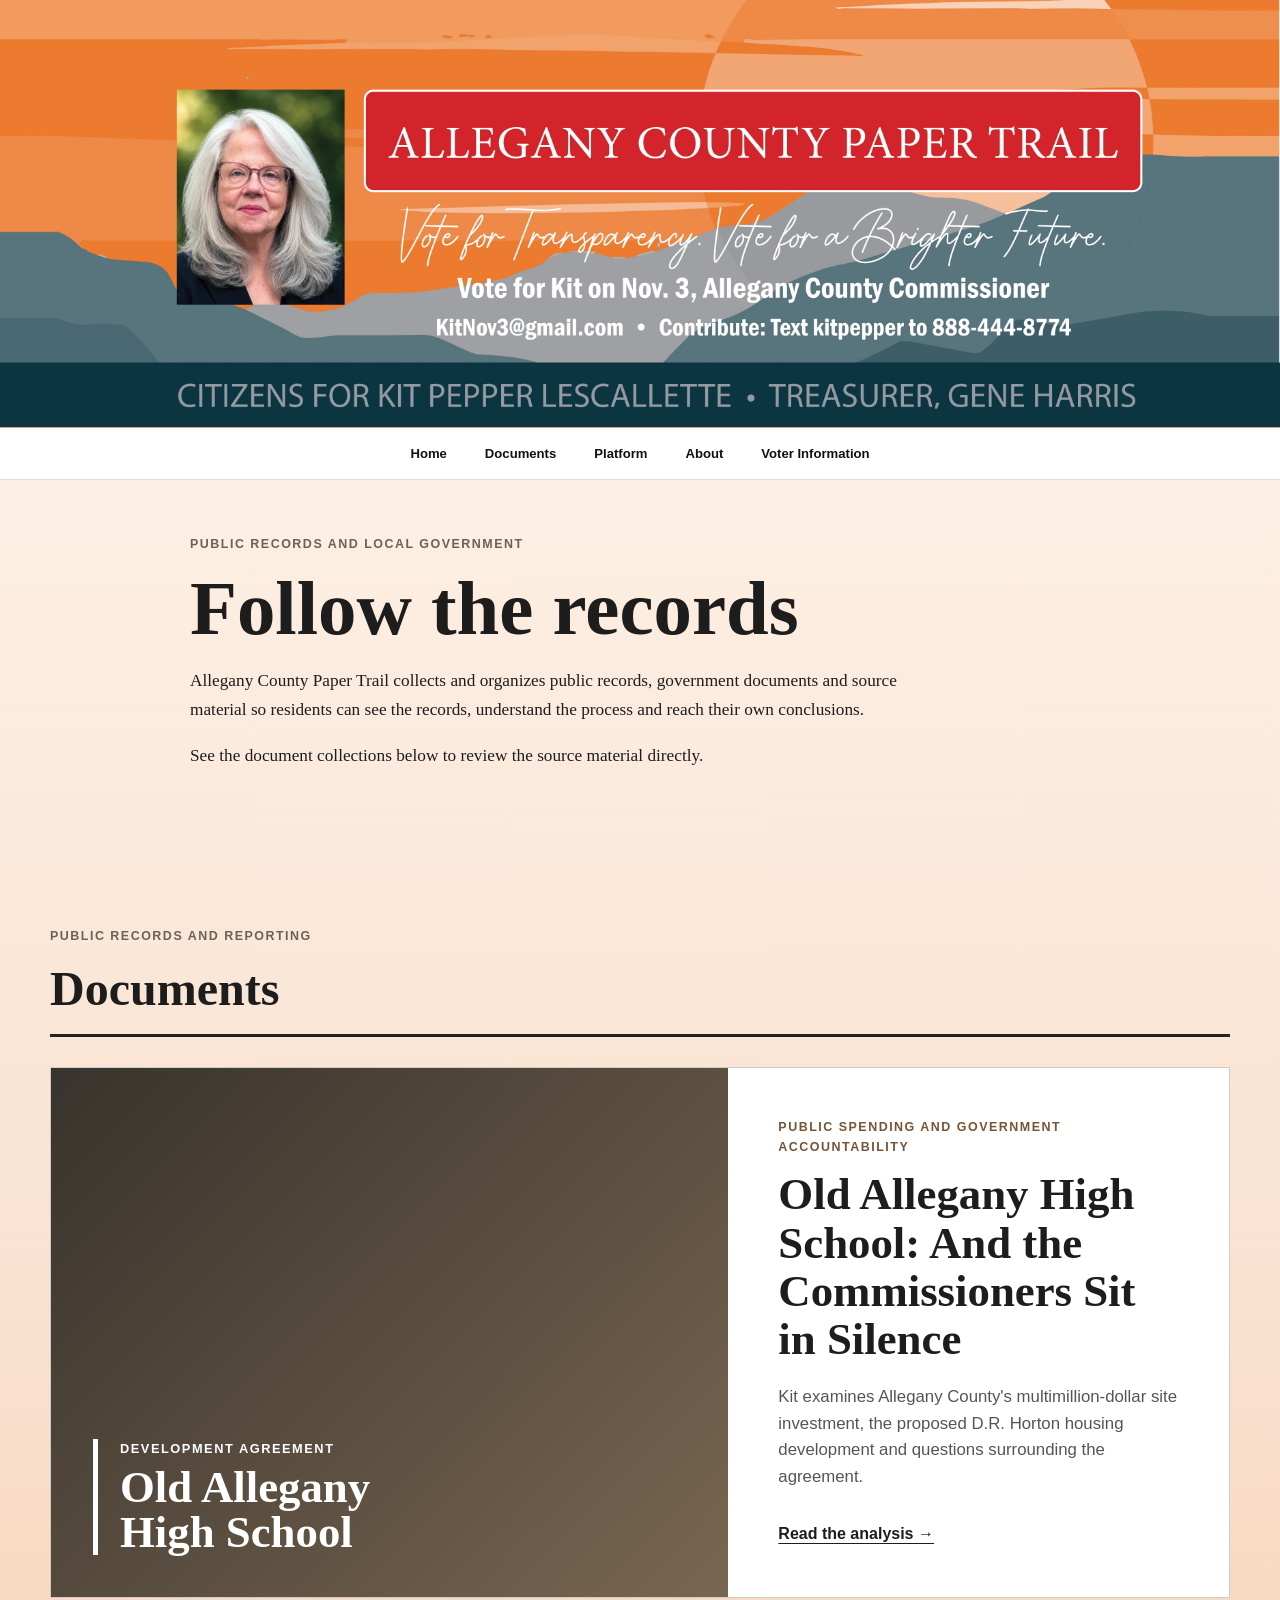
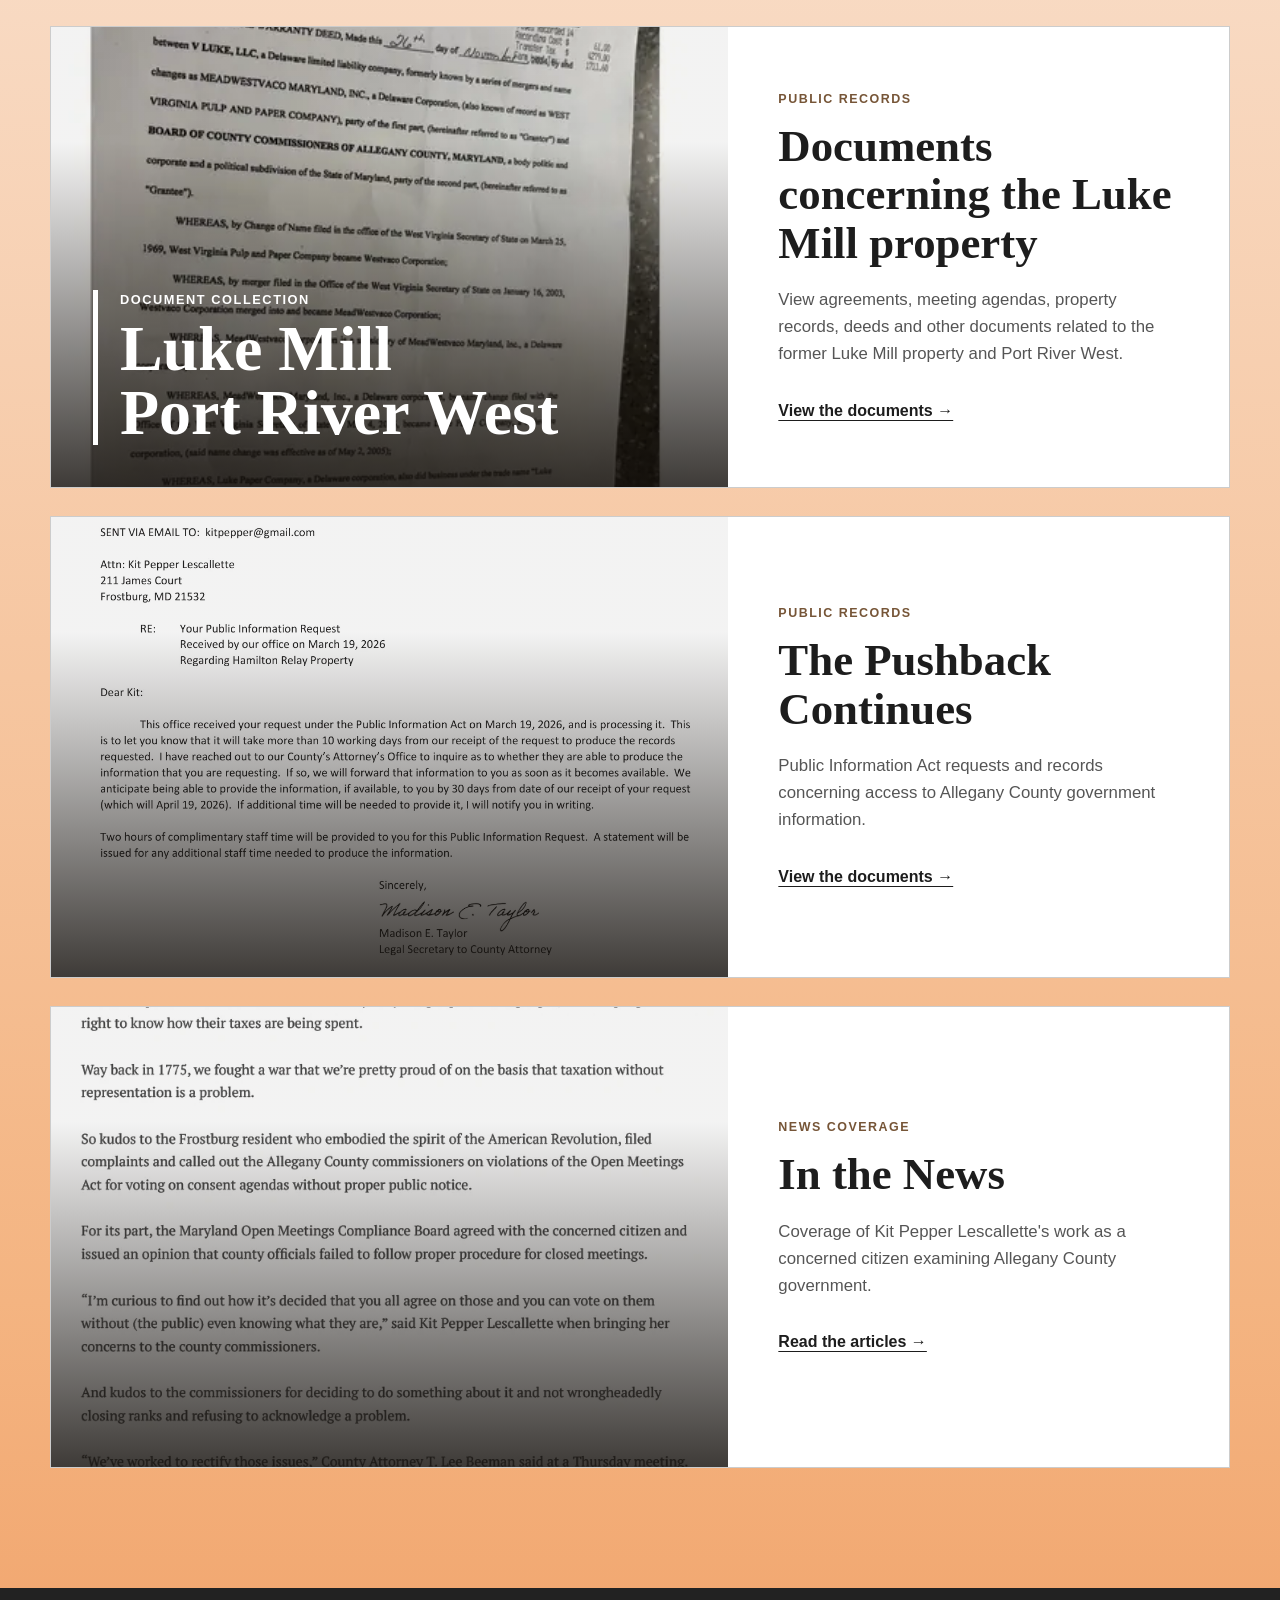
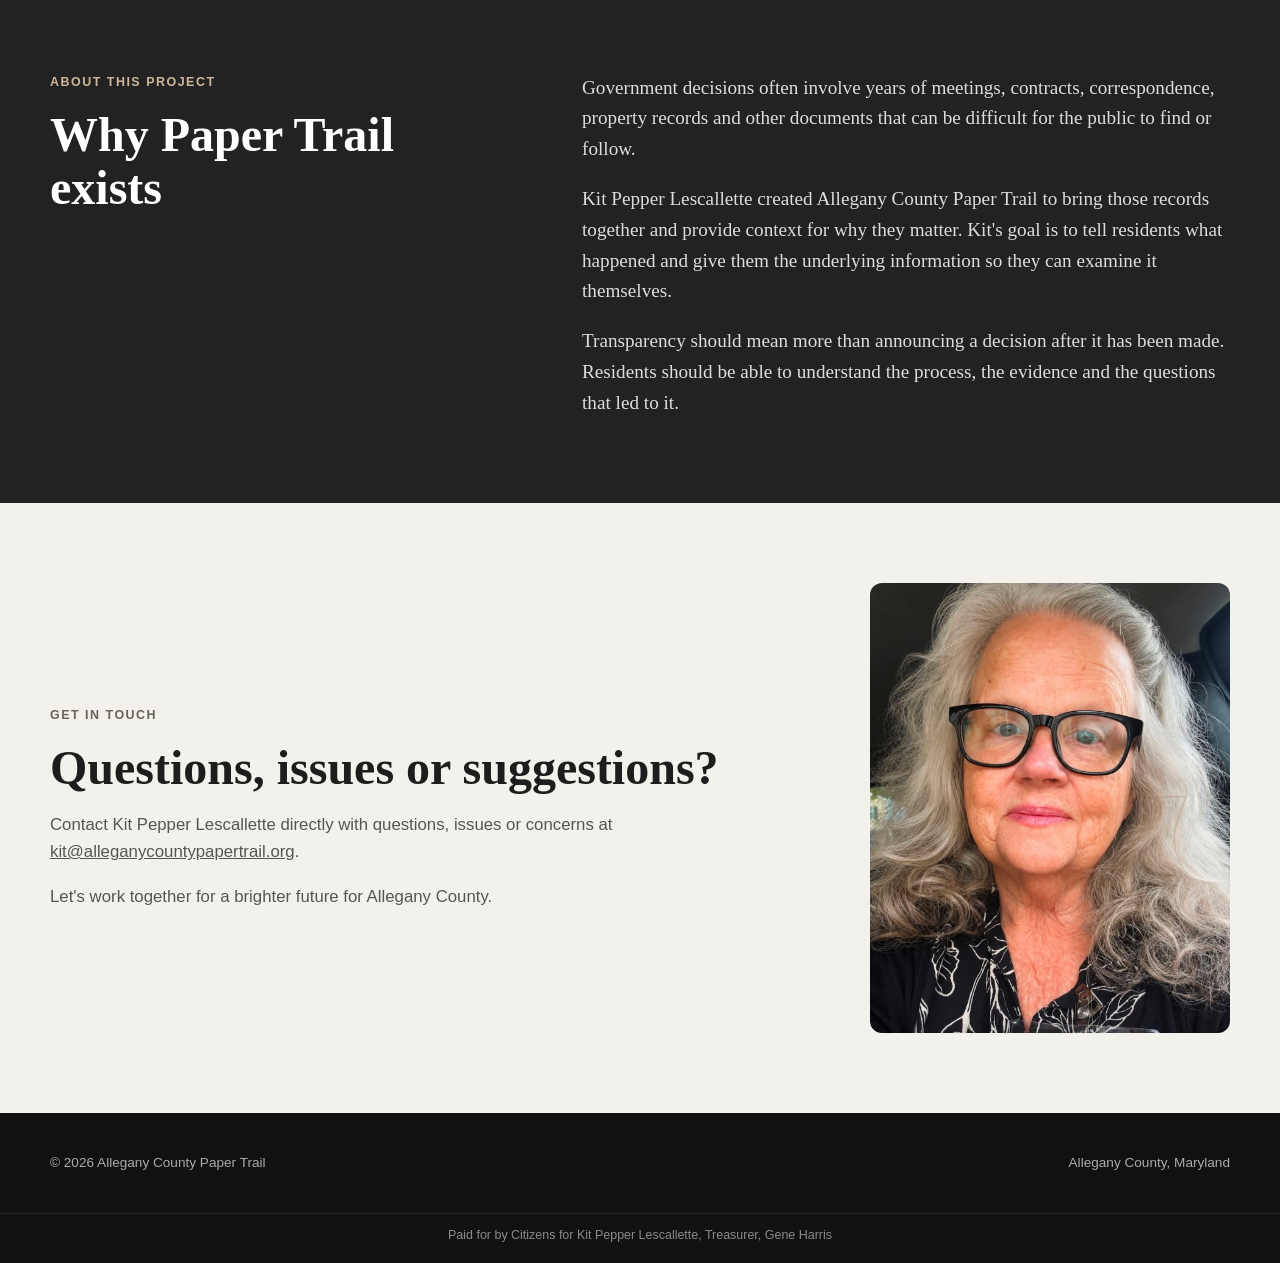
<file: index.html>
<!DOCTYPE html>
<html lang="en">
<head>
    <meta charset="UTF-8">
    <meta name="viewport" content="width=device-width, initial-scale=1.0">

    <title>Allegany County Paper Trail</title>

    <meta
        name="description"
        content="Allegany County Paper Trail provides public records, documents and information concerning Allegany County government."
    >

    <link rel="stylesheet" href="assets/css/styles.css">
    <link rel="stylesheet" href="assets/css/collection-pages.css">
</head>

<body>

<section class="site-banner"><img src="assets/images/acpt-banner.webp" alt="Allegany County Paper Trail banner for Kit Pepper Lescallette"></section><nav class="banner-nav" aria-label="Main navigation"><a href="index.html">Home</a><a href="#documents">Documents</a><a href="platform/">Platform</a><a href="#about">About</a><a href="voter-information/">Voter Information</a></nav><section class="home-intro"><div class="home-intro-inner"><p class="section-kicker">Public records and local government</p><h1>Follow the records</h1><p>Allegany County Paper Trail collects and organizes public records, government documents and source material so residents can see the records, understand the process and reach their own conclusions.</p><p>See the document collections below to review the source material directly.</p></div></section><main>


    <section class="section featured-section" id="documents">

        <div class="section-heading">
            <p class="section-kicker">Public records and reporting</p>
            <h2>Documents</h2>
        </div>

        <a class="featured-card" href="old-allegany-high-school/">
            <div class="featured-image-placeholder">
                <div>
                    <span>Development Agreement</span>
                    <strong>Old Allegany<br>High School</strong>
                </div>
            </div>

            <div class="featured-content">
                <p class="card-label">Public Spending and Government Accountability</p>

                <h3>Old Allegany High School: And the Commissioners Sit in Silence</h3>

                <p>Kit examines Allegany County's multimillion-dollar site investment, the proposed D.R. Horton housing development and questions surrounding the agreement.</p>

                <span class="card-link">Read the analysis &rarr;</span>
            </div>
        </a>

        <a class="featured-card" href="luke-mill/">

            <div class="featured-image">
    <img
        src="assets/documents/luke-mill/thumbs/c-deed-west-virginia-property-page-01.webp"
        alt="Deed document included in the Luke Mill and Port River West collection"
    >

    <div class="featured-image-label">
        <span>Document Collection</span>
        <strong>Luke Mill<br>Port River West</strong>
    </div>
</div>

            <div class="featured-content">

                <p class="card-label">Public records</p>

                <h3>Documents concerning the Luke Mill property</h3>

                <p>
                    View agreements, meeting agendas, property records, deeds and
                    other documents related to the former Luke Mill property and
                    Port River West.
                </p>

                <span class="card-link">View the documents &rarr;</span>

            </div>

        </a>


        <a class="featured-card" href="pushback/">
            <div class="featured-image">
                <img src="assets/documents/pushback/web/a-summary-of-15-pia-requests-page-06.webp" alt="Public Information Act documents">
                <div class="featured-overlay">
                    <span>Document Collection</span>
                    <strong>The Pushback<br>Continues</strong>
                </div>
            </div>

            <div class="featured-content">
                <p class="card-label">Public records</p>
                <h3>The Pushback Continues</h3>
                <p>Public Information Act requests and records concerning access to Allegany County government information.</p>
                <span class="card-link">View the documents &rarr;</span>
            </div>
        </a>

        <a class="featured-card" href="news/">
            <div class="featured-image">
                <img src="assets/images/in-the-news-preview.webp" alt="Cumberland Times-News newspaper article">
                <div class="featured-overlay">
                    <span>News Coverage</span>
                    <strong>In the News</strong>
                </div>
            </div>

            <div class="featured-content">
                <p class="card-label">News coverage</p>
                <h3>In the News</h3>
                <p>Coverage of Kit Pepper Lescallette's work as a concerned citizen examining Allegany County government.</p>
                <span class="card-link">Read the articles &rarr;</span>
            </div>
        </a>


    </section>


    <section class="about-section" id="about">

        <div class="about-inner">

            <div>
                <p class="section-kicker">About this project</p>
                <h2>Why Paper Trail exists</h2>
            </div>

            <div class="about-copy"><p>Government decisions often involve years of meetings, contracts, correspondence, property records and other documents that can be difficult for the public to find or follow.</p><p>Kit Pepper Lescallette created Allegany County Paper Trail to bring those records together and provide context for why they matter. Kit's goal is to tell residents what happened and give them the underlying information so they can examine it themselves.</p><p>Transparency should mean more than announcing a decision after it has been made. Residents should be able to understand the process, the evidence and the questions that led to it.</p></div>

        </div>

    </section>


    <section class="contact-section" id="contact">
    <div class="contact-inner">
        <div class="contact-grid">

            <div class="contact-copy">
                <p class="section-kicker">Get in touch</p>

                <h2>Questions, issues or suggestions?</h2>

                <p>
                    Contact Kit Pepper Lescallette directly with questions,
                    issues or concerns at
                    <a href="mailto:kit@alleganycountypapertrail.org">kit@alleganycountypapertrail.org</a>.
                </p>

                <p>
                    Let's work together for a brighter future for Allegany County.
                </p>
            </div>

            <div class="contact-photo">
                <img
                    src="assets/images/KitPepperImage.jpeg"
                    alt="Kit Pepper Lescallette"
                >
            </div>

        </div>
    </div>
</section>

</main>


<footer class="site-footer">

    <div class="footer-inner">

        <p>
            &copy; 2026 Allegany County Paper Trail
        </p>

        <p>
            Allegany County, Maryland
        </p>

    </div>
    <p class="campaign-disclaimer">Paid for by Citizens for Kit Pepper Lescallette, Treasurer, Gene Harris</p>

</footer>

<!-- Cloudflare Web Analytics --><script type="module" src="https://static.cloudflareinsights.com/beacon.min.js" data-cf-beacon='{"token":"048312696fd843c7a0aa2223e8cd7665"}'></script><!-- End Cloudflare Web Analytics -->

</body>
</html>
</file>
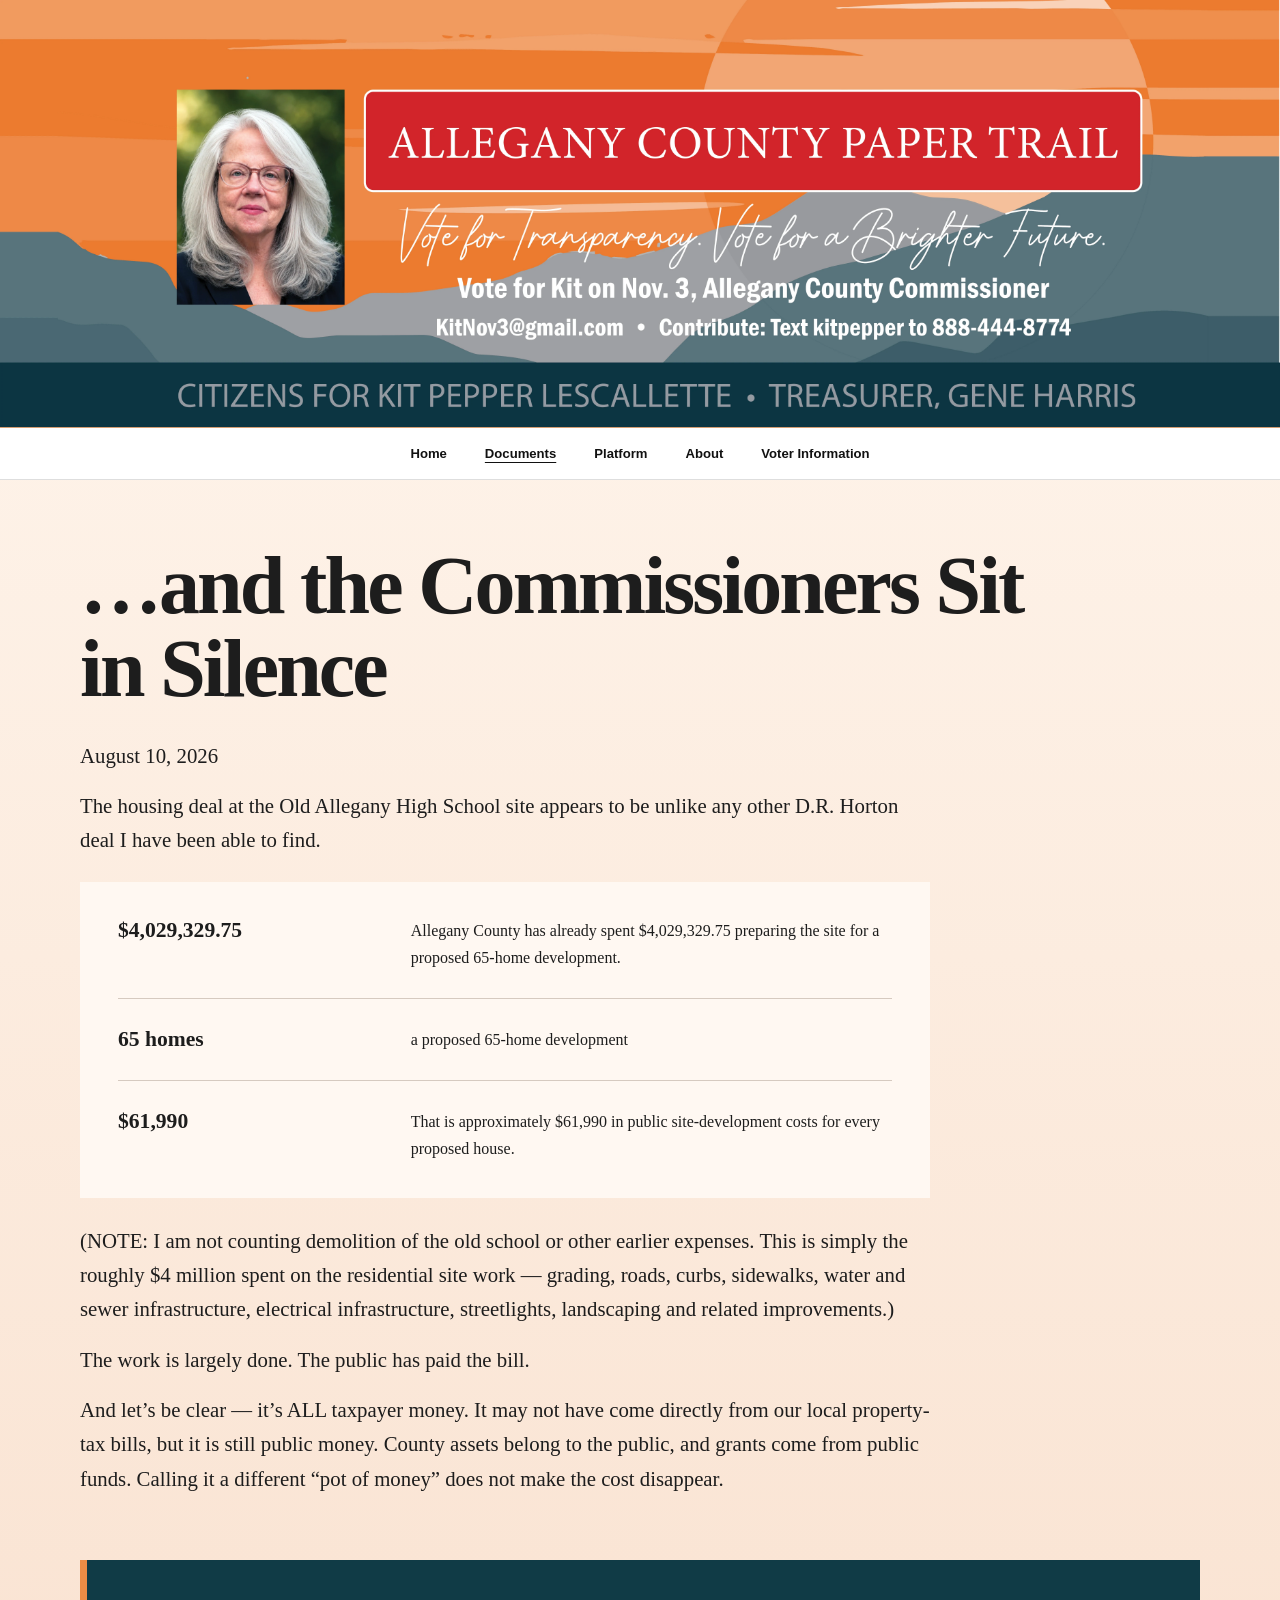
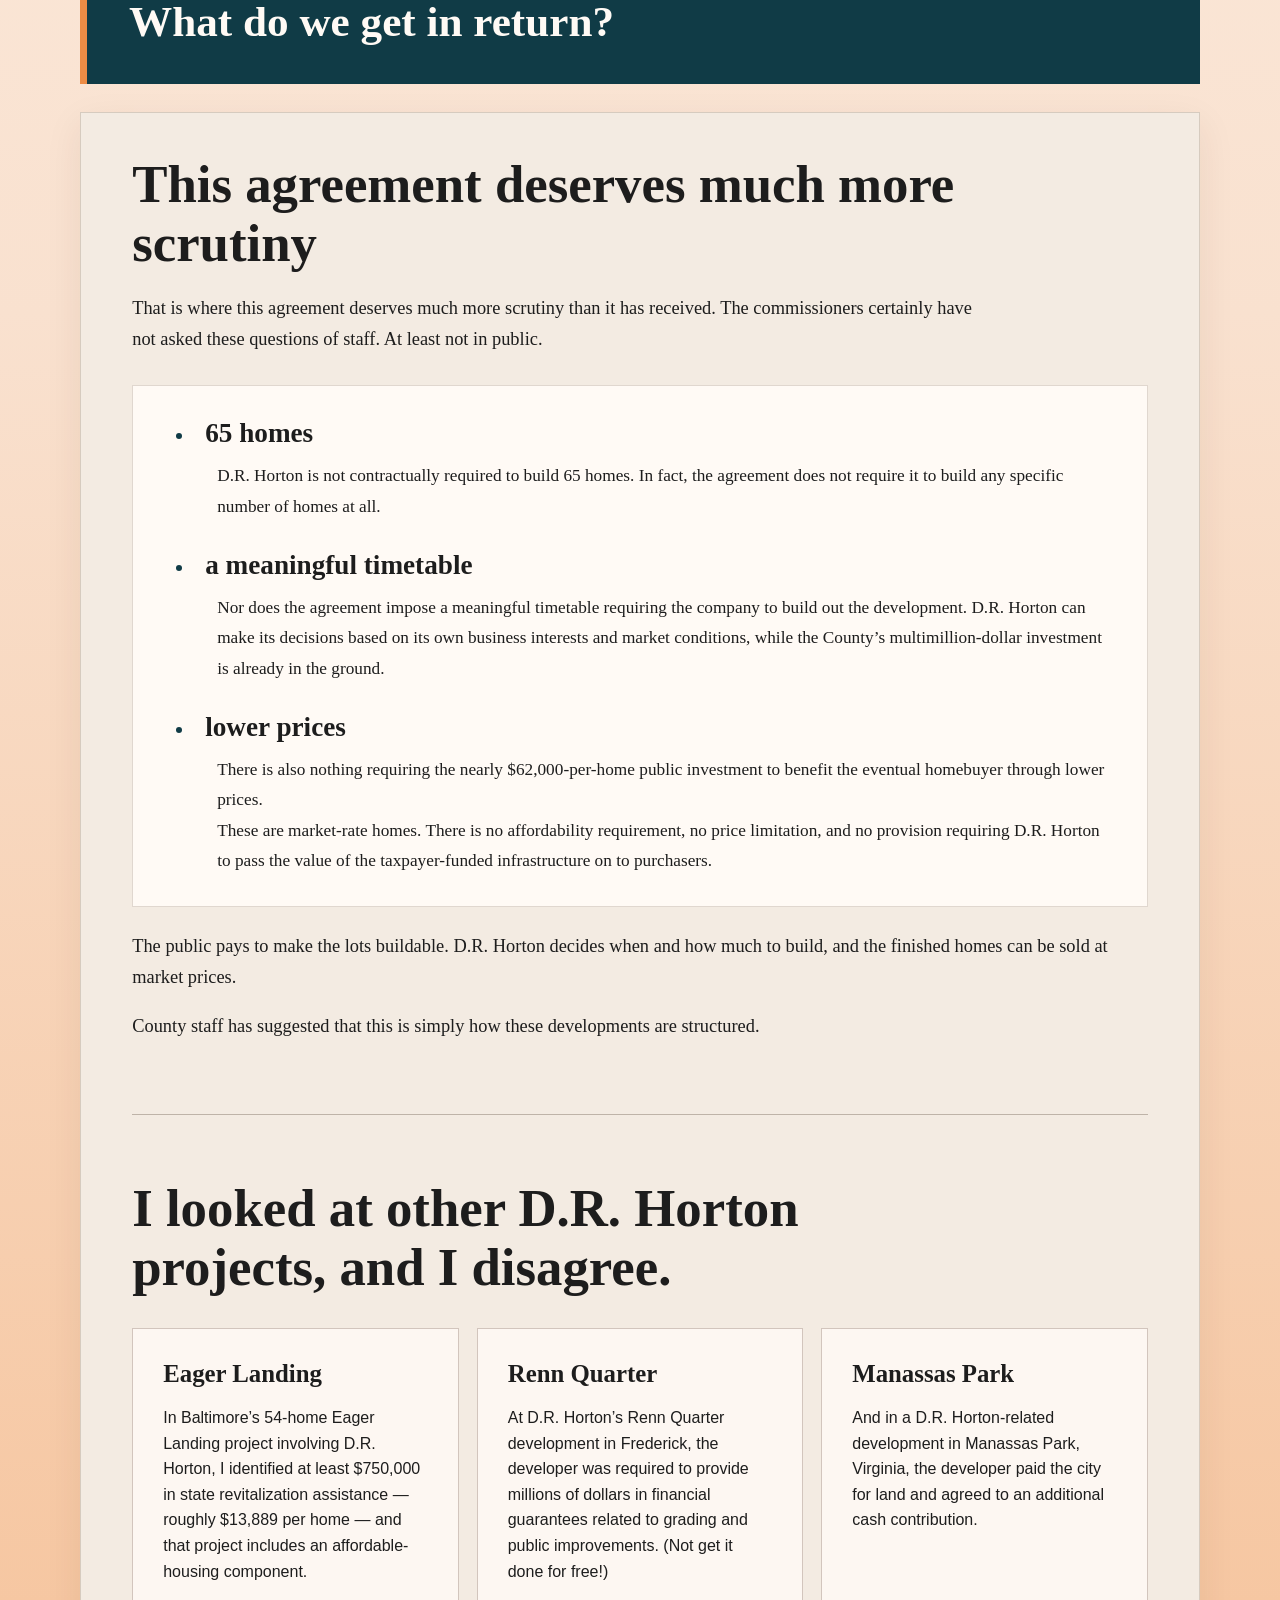
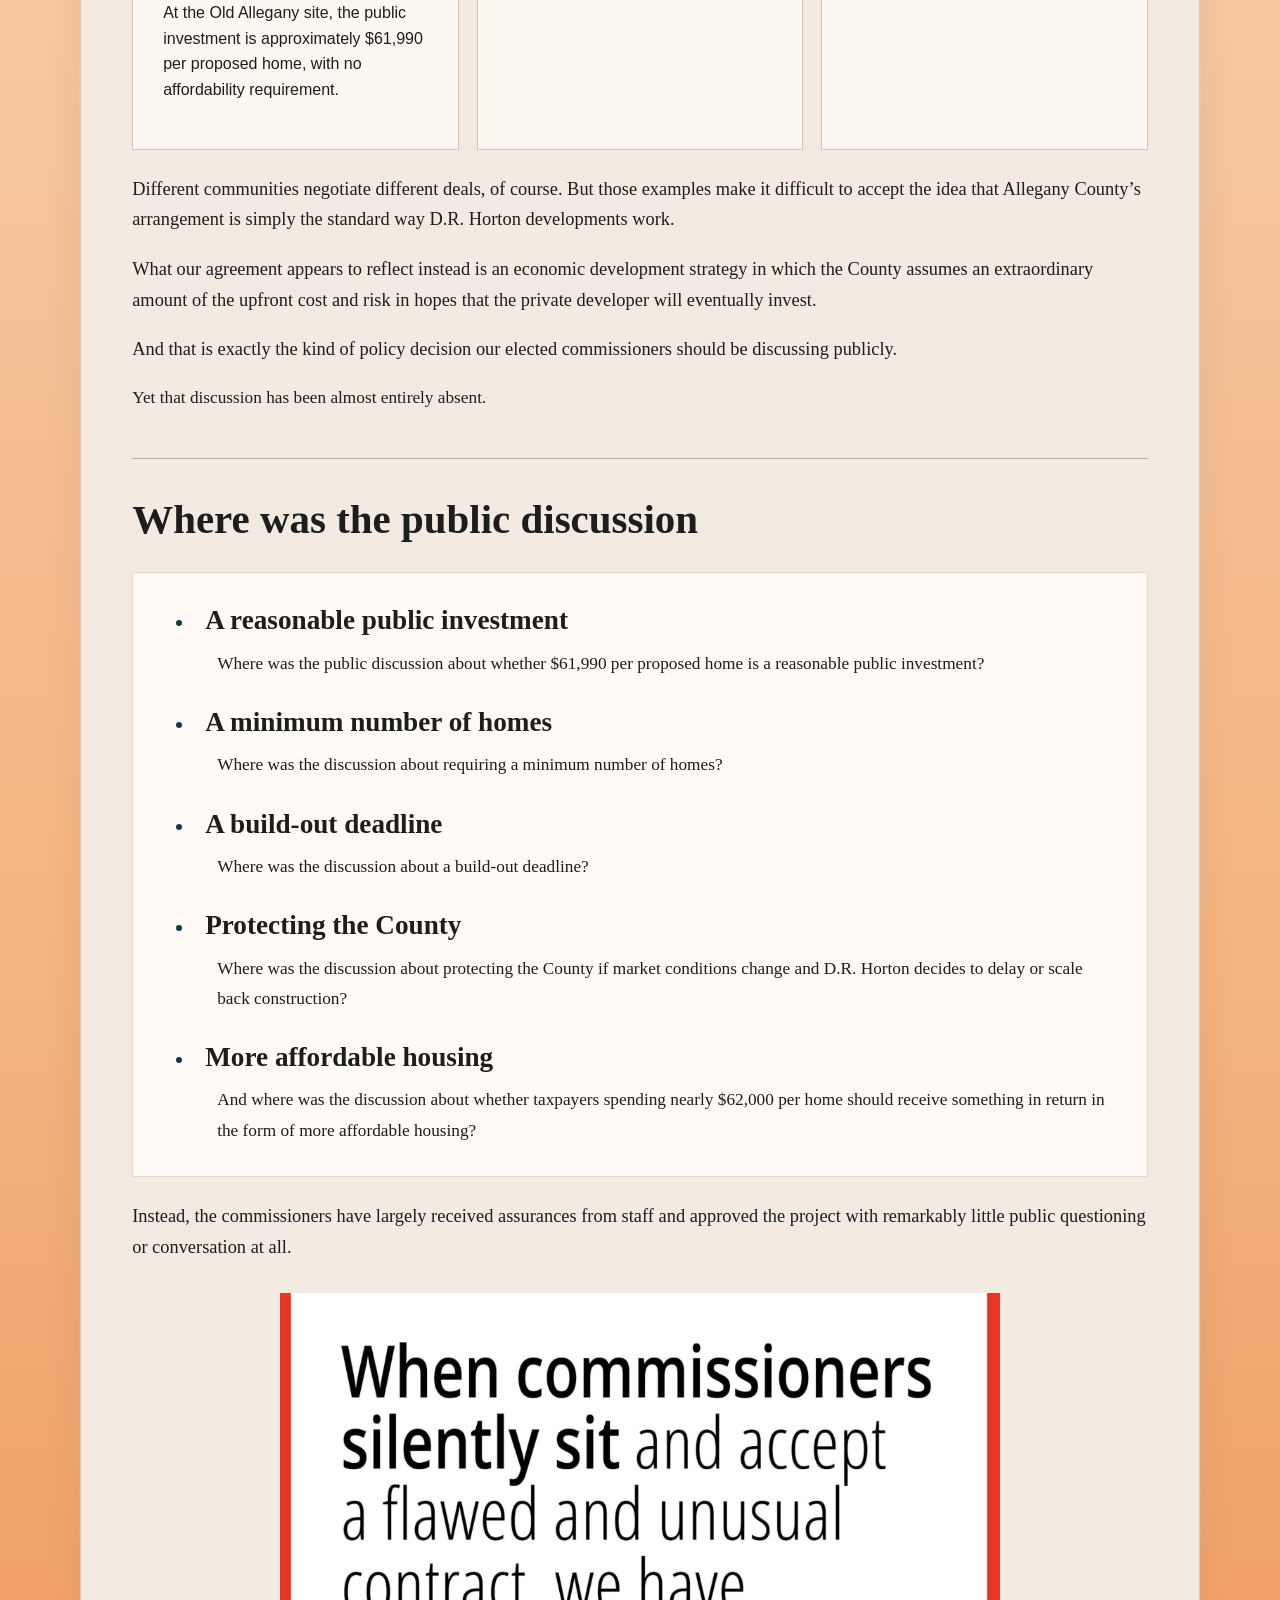
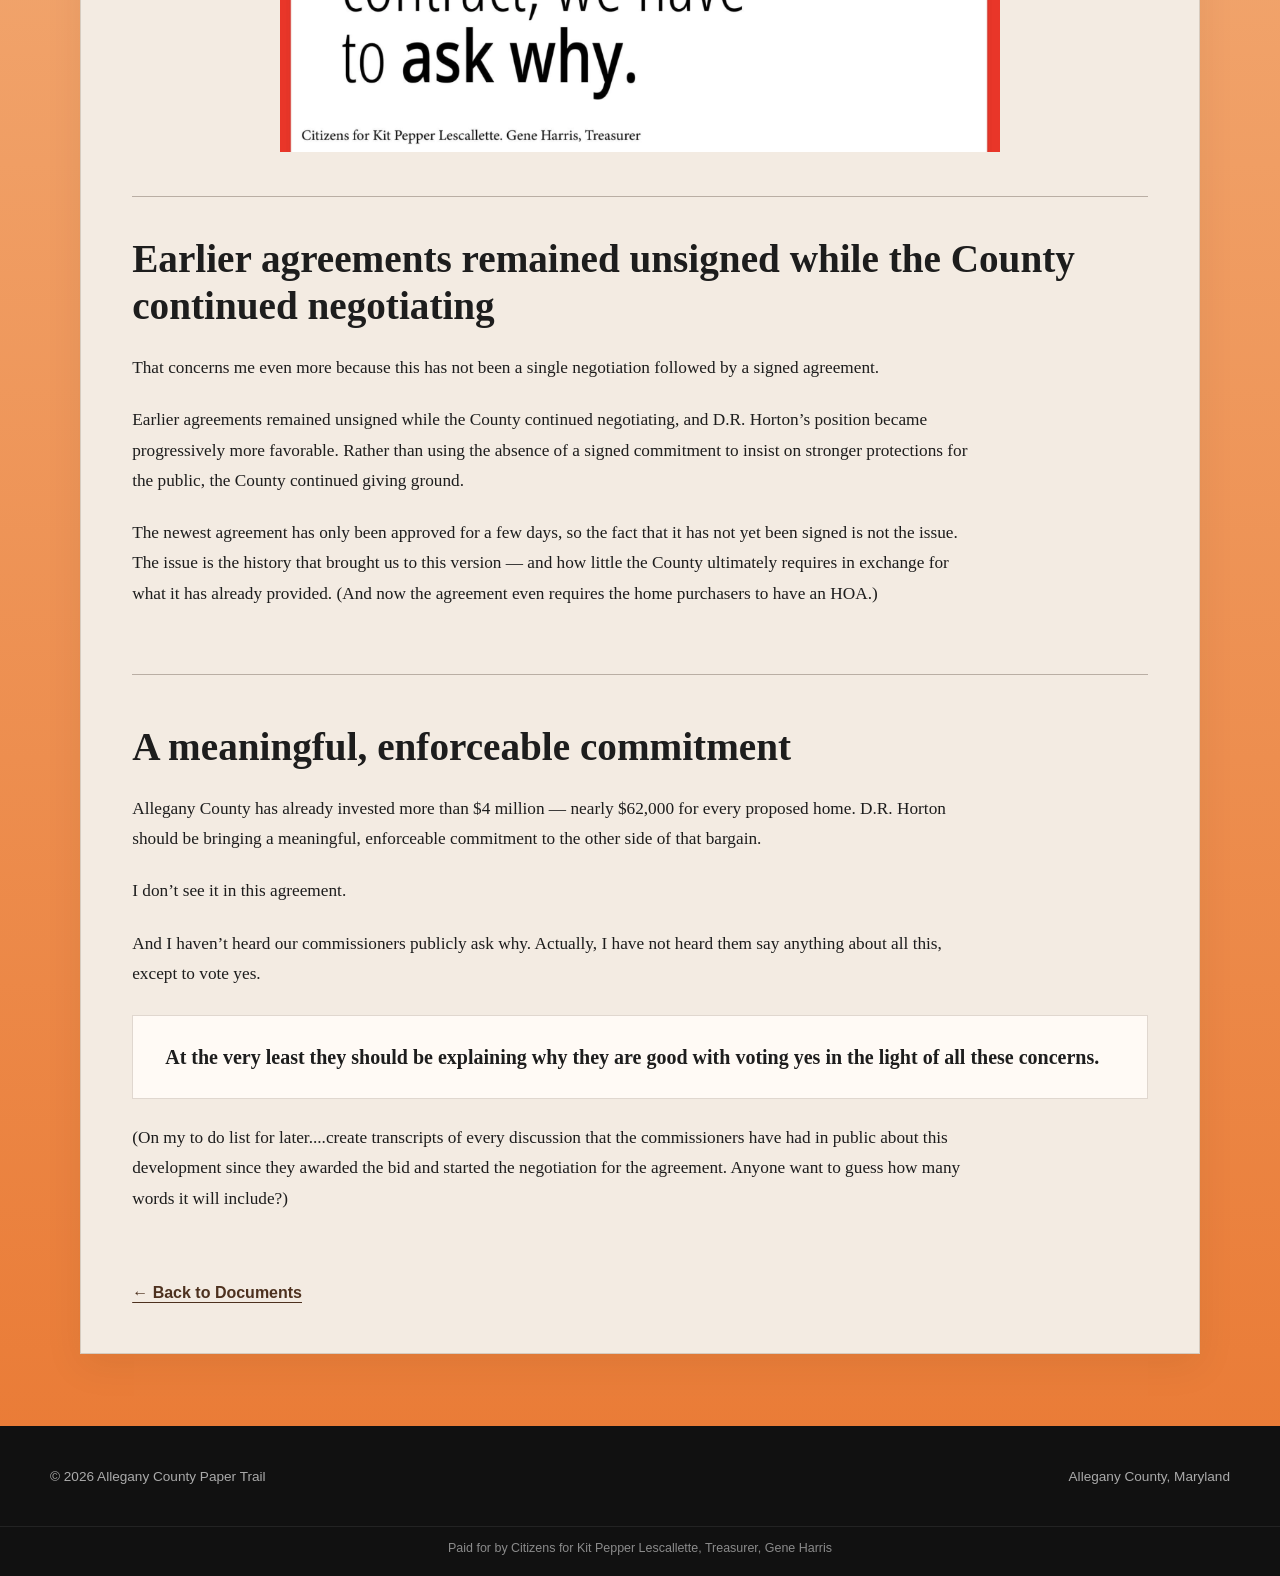
<file: old-allegany-high-school/index.html>
<!DOCTYPE html>
<html lang="en">
<head>
    <meta charset="UTF-8">
    <meta name="viewport" content="width=device-width, initial-scale=1.0">
    <title>Old Allegany High School: And the Commissioners Sit in Silence | Allegany County Paper Trail</title>
    <meta name="description" content="Kit Pepper Lescallette examines the Old Allegany High School housing agreement with D.R. Horton, public infrastructure spending and county accountability.">
    <link rel="stylesheet" href="../assets/css/styles.css">
    <link rel="stylesheet" href="../assets/css/luke-story.css">
    <link rel="stylesheet" href="../assets/css/collection-pages.css">
    <link rel="stylesheet" href="../assets/css/platform.css">
    <link rel="stylesheet" href="../assets/css/old-allegany.css">
</head>
<body>

<section class="site-banner">
    <img src="../assets/images/acpt-banner.webp" alt="Allegany County Paper Trail banner for Kit Pepper Lescallette">
</section>

<nav class="banner-nav" aria-label="Main navigation">
    <a href="../index.html">Home</a>
    <a href="../index.html#documents" aria-current="page">Documents</a>
    <a href="../platform/">Platform</a>
    <a href="../index.html#about">About</a>
    <a href="../voter-information/">Voter Information</a>
</nav>

<main class="proposal-page old-allegany-platform-page">
    <header class="proposal-hero">
        <h1>&hellip;and the Commissioners Sit in Silence</h1>
        <div class="proposal-lead">
            <p>August 10, 2026</p>
            <p data-original="0">The housing deal at the Old Allegany High School site appears to be unlike any other D.R. Horton deal I have been able to find.</p>
            <div class="proposal-goals">
                <article class="proposal-goal"><h3>$4,029,329.75</h3><p data-original="1">Allegany County has already spent $4,029,329.75 preparing the site for a proposed 65-home development.</p></article>
                <article class="proposal-goal"><h3>65 homes</h3><p>a proposed 65-home development</p></article>
                <article class="proposal-goal"><h3>$61,990</h3><p data-original="2">That is approximately $61,990 in public site-development costs for every proposed house.</p></article>
            </div>
            <p data-original="3">(NOTE: I am not counting demolition of the old school or other earlier expenses. This is simply the roughly $4 million spent on the residential site work — grading, roads, curbs, sidewalks, water and sewer infrastructure, electrical infrastructure, streetlights, landscaping and related improvements.)</p>
            <p data-original="4">The work is largely done. The public has paid the bill.</p>
            <p data-original="5">And let’s be clear — it’s ALL taxpayer money. It may not have come directly from our local property-tax bills, but it is still public money. County assets belong to the public, and grants come from public funds. Calling it a different “pot of money” does not make the cost disappear.</p>
        </div>
    </header>

    <div class="proposal-thesis">
        <p data-original="6">What do we get in return?</p>
    </div>

    <div class="proposal-content-panel">
        <section class="proposal-section" aria-labelledby="agreement-heading">
            <div class="proposal-section-intro">
                <h2 id="agreement-heading">This agreement deserves much more scrutiny</h2>
                <p data-original="7">That is where this agreement deserves much more scrutiny than it has received. The commissioners certainly have not asked these questions of staff. At least not in public.</p>
            </div>
            <ul class="proposal-outline">
                <li><h3>65 homes</h3><p data-original="8">D.R. Horton is not contractually required to build 65 homes. In fact, the agreement does not require it to build any specific number of homes at all.</p></li>
                <li><h3>a meaningful timetable</h3><p data-original="9">Nor does the agreement impose a meaningful timetable requiring the company to build out the development. D.R. Horton can make its decisions based on its own business interests and market conditions, while the County’s multimillion-dollar investment is already in the ground.</p></li>
                <li><h3>lower prices</h3><p data-original="10">There is also nothing requiring the nearly $62,000-per-home public investment to benefit the eventual homebuyer through lower prices.</p><p data-original="11">These are market-rate homes. There is no affordability requirement, no price limitation, and no provision requiring D.R. Horton to pass the value of the taxpayer-funded infrastructure on to purchasers.</p></li>
            </ul>
            <p data-original="12">The public pays to make the lots buildable. D.R. Horton decides when and how much to build, and the finished homes can be sold at market prices.</p>
            <p data-original="13">County staff has suggested that this is simply how these developments are structured.</p>
        </section>

        <section class="proposal-section proposal-disciplines-section" aria-labelledby="compare-heading">
            <div class="proposal-section-intro">
                <h2 id="compare-heading" data-original="14">I looked at other D.R. Horton projects, and I disagree.</h2>
            </div>
            <div class="proposal-disciplines">
                <div class="proposal-discipline-group"><h3>Eager Landing</h3><p data-original="15">In Baltimore’s 54-home Eager Landing project involving D.R. Horton, I identified at least $750,000 in state revitalization assistance — roughly $13,889 per home — and that project includes an affordable-housing component.</p><p data-original="16">At the Old Allegany site, the public investment is approximately $61,990 per proposed home, with no affordability requirement.</p></div>
                <div class="proposal-discipline-group"><h3>Renn Quarter</h3><p data-original="17">At D.R. Horton’s Renn Quarter development in Frederick, the developer was required to provide millions of dollars in financial guarantees related to grading and public improvements. (Not get it done for free!)</p></div>
                <div class="proposal-discipline-group"><h3>Manassas Park</h3><p data-original="18">And in a D.R. Horton-related development in Manassas Park, Virginia, the developer paid the city for land and agreed to an additional cash contribution.</p></div>
            </div>
            <p data-original="19">Different communities negotiate different deals, of course. But those examples make it difficult to accept the idea that Allegany County’s arrangement is simply the standard way D.R. Horton developments work.</p>
            <p data-original="20">What our agreement appears to reflect instead is an economic development strategy in which the County assumes an extraordinary amount of the upfront cost and risk in hopes that the private developer will eventually invest.</p>
            <p data-original="21">And that is exactly the kind of policy decision our elected commissioners should be discussing publicly.</p>
            <p id="discussion-heading" data-original="22">Yet that discussion has been almost entirely absent.</p>
        </section>

        <section class="proposal-section" aria-labelledby="questions-heading">
            <div class="proposal-section-intro">
                <h2 id="questions-heading">Where was the public discussion</h2>
            </div>
            <ul class="proposal-outline">
                <li><h3>A reasonable public investment</h3><p data-original="23">Where was the public discussion about whether $61,990 per proposed home is a reasonable public investment?</p></li>
                <li><h3>A minimum number of homes</h3><p data-original="24">Where was the discussion about requiring a minimum number of homes?</p></li>
                <li><h3>A build-out deadline</h3><p data-original="25">Where was the discussion about a build-out deadline?</p></li>
                <li><h3>Protecting the County</h3><p data-original="26">Where was the discussion about protecting the County if market conditions change and D.R. Horton decides to delay or scale back construction?</p></li>
                <li><h3>More affordable housing</h3><p data-original="27">And where was the discussion about whether taxpayers spending nearly $62,000 per home should receive something in return in the form of more affordable housing?</p></li>
            </ul>
            <p data-original="28">Instead, the commissioners have largely received assurances from staff and approved the project with remarkably little public questioning or conversation at all.</p>
            <figure style="display:block; width:100%; max-width:720px; margin:30px auto;">
                <img src="../assets/images/platform/old-allegany-commissioners.png" alt="Campaign graphic reading: When commissioners silently sit and accept a flawed and unusual contract, we have to ask why." style="display:block; width:100%; height:auto;">
            </figure>
        </section>

        <section class="proposal-narrative-section" aria-labelledby="negotiations-heading">
            <h2 id="negotiations-heading">Earlier agreements remained unsigned while the County continued negotiating</h2>
            <p data-original="29">That concerns me even more because this has not been a single negotiation followed by a signed agreement.</p>
            <p data-original="30">Earlier agreements remained unsigned while the County continued negotiating, and D.R. Horton’s position became progressively more favorable. Rather than using the absence of a signed commitment to insist on stronger protections for the public, the County continued giving ground.</p>
            <p data-original="31">The newest agreement has only been approved for a few days, so the fact that it has not yet been signed is not the issue. The issue is the history that brought us to this version — and how little the County ultimately requires in exchange for what it has already provided. (And now the agreement even requires the home purchasers to have an HOA.)</p>
        </section>

        <section class="proposal-narrative-section" aria-labelledby="final-heading">
            <h2 id="final-heading">A meaningful, enforceable commitment</h2>
            <p data-original="32">Allegany County has already invested more than $4 million — nearly $62,000 for every proposed home. D.R. Horton should be bringing a meaningful, enforceable commitment to the other side of that bargain.</p>
            <p data-original="33">I don’t see it in this agreement.</p>
            <p data-original="34">And I haven’t heard our commissioners publicly ask why. Actually, I have not heard them say anything about all this, except to vote yes.</p>
            <div class="proposal-action-box">
                <p class="proposal-action-text" data-original="35">At the very least they should be explaining why they are good with voting yes in the light of all these concerns.</p>
            </div>
            <p data-original="36">(On my to do list for later....create transcripts of every discussion that the commissioners have had in public about this development since they awarded the bid and started the negotiation for the agreement. Anyone want to guess how many words it will include?)</p>
        </section>

        <div class="proposal-footer-nav">
            <a href="../index.html#documents">&larr; Back to Documents</a>
        </div>
    </div>
</main>

<footer class="site-footer">
    <div class="footer-inner">
        <p>&copy; 2026 Allegany County Paper Trail</p>
        <p>Allegany County, Maryland</p>
    </div>
    <p class="campaign-disclaimer">Paid for by Citizens for Kit Pepper Lescallette, Treasurer, Gene Harris</p>
</footer>

<!-- Cloudflare Web Analytics -->
<script type="module" src="https://static.cloudflareinsights.com/beacon.min.js" data-cf-beacon='{"token":"048312696fd843c7a0aa2223e8cd7665"}'></script>
<!-- End Cloudflare Web Analytics -->

</body>
</html>
</file>
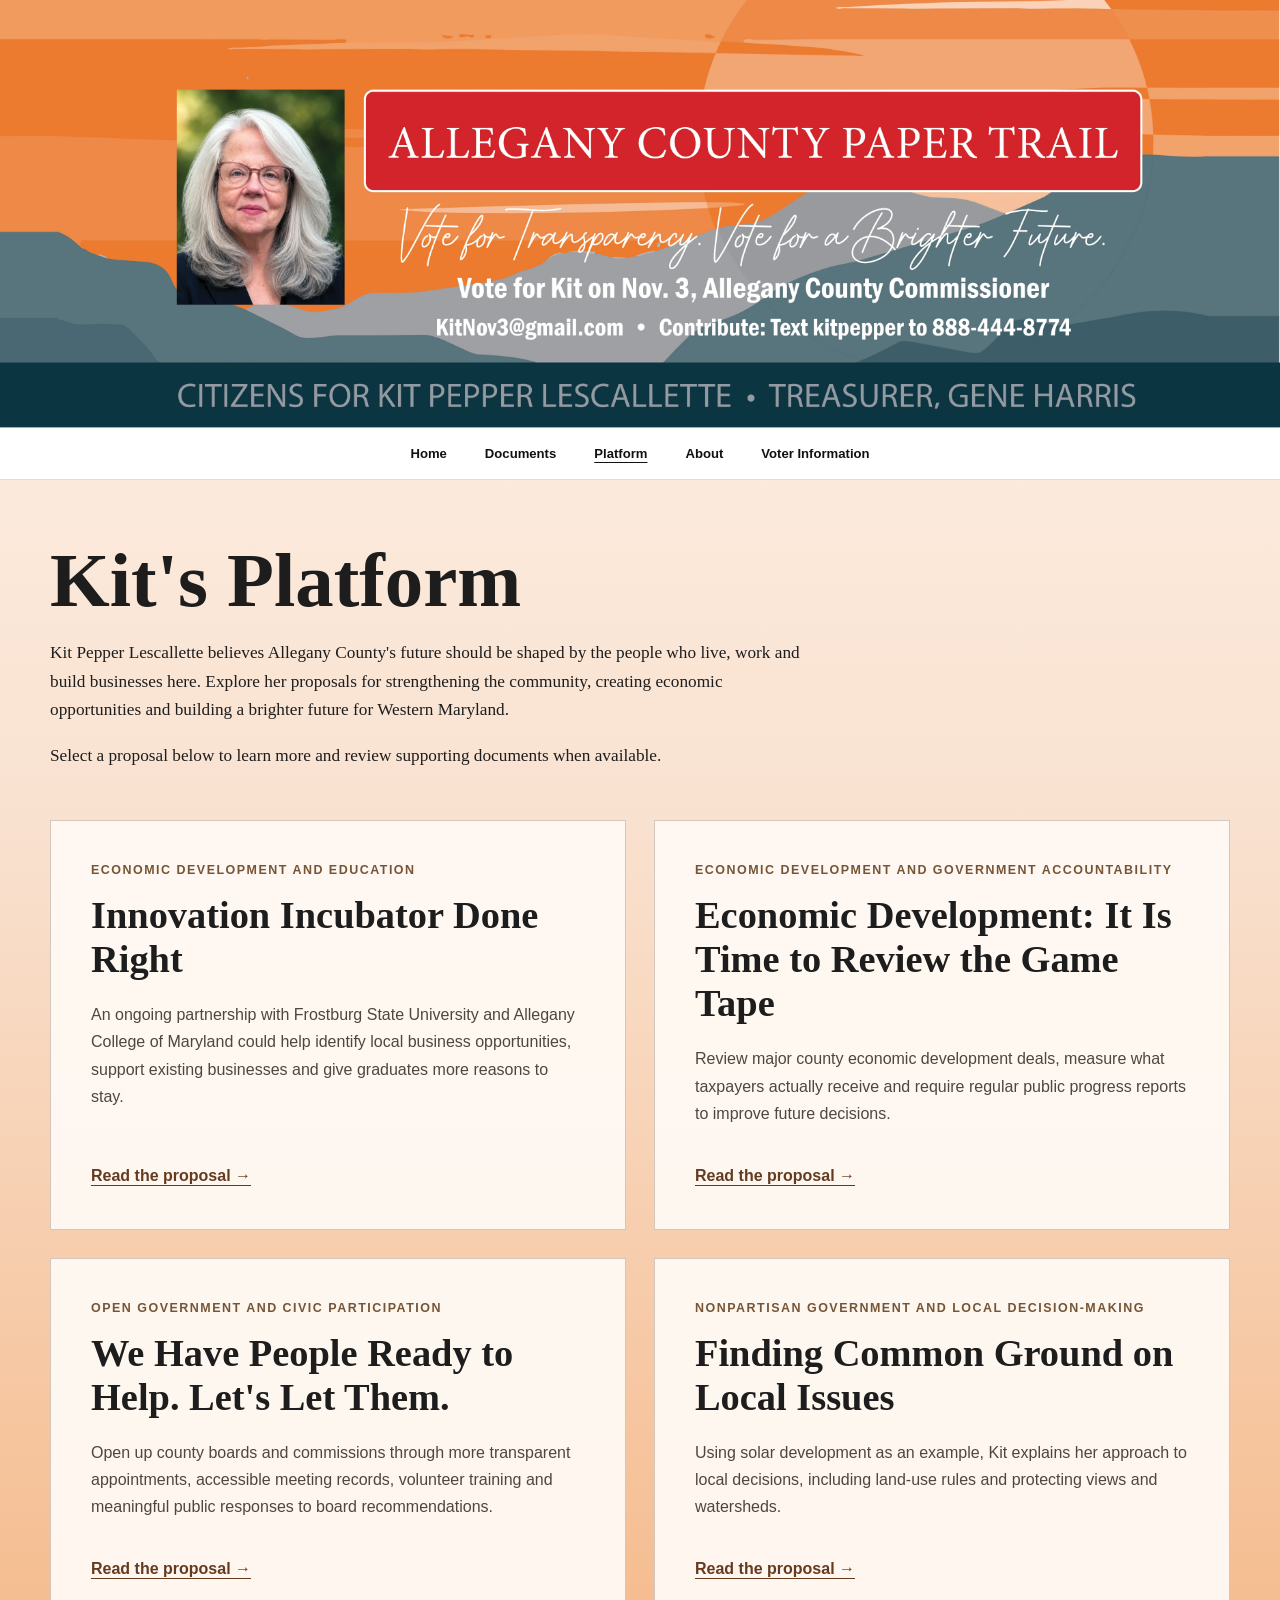
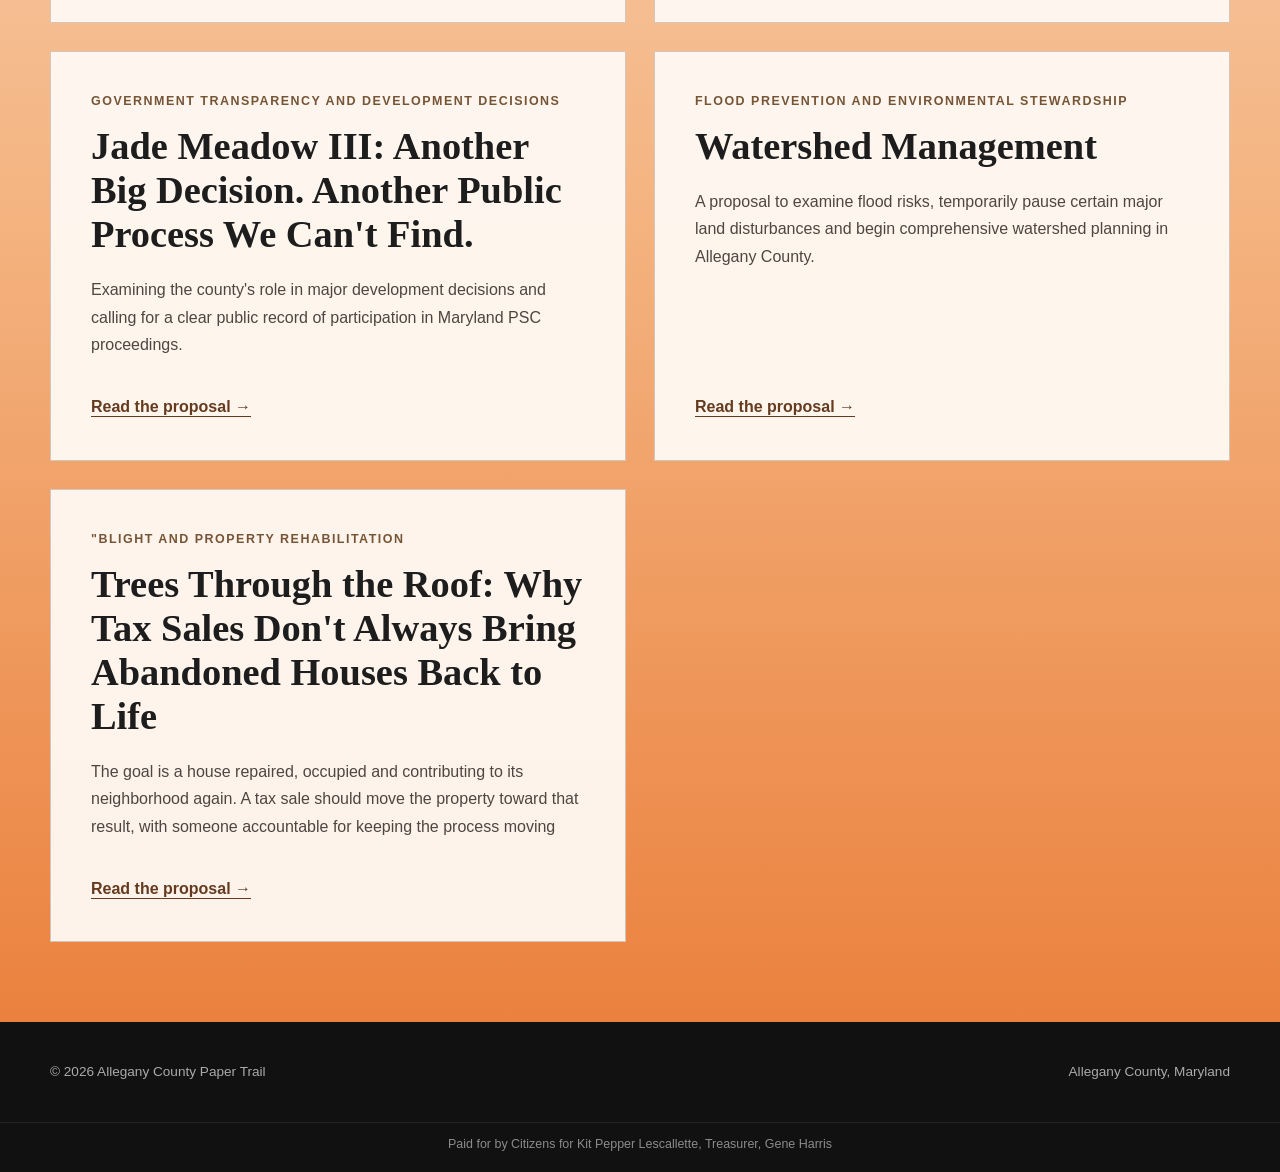
<file: platform/index.html>
<!DOCTYPE html>
<html lang="en">
<head>
    <meta charset="UTF-8">
    <meta name="viewport" content="width=device-width, initial-scale=1.0">

    <title>Kit's Platform | Allegany County Paper Trail</title>
    <meta name="description" content="Explore Kit Pepper Lescallette's proposals for Allegany County.">

    <link rel="stylesheet" href="../assets/css/styles.css">
    <link rel="stylesheet" href="../assets/css/collection-pages.css">
    <link rel="stylesheet" href="../assets/css/platform.css">
</head>

<body class="platform-landing">

<section class="site-banner">
    <img src="../assets/images/acpt-banner.webp" alt="Allegany County Paper Trail banner for Kit Pepper Lescallette">
</section>

<nav class="banner-nav" aria-label="Main navigation">
    <a href="../index.html">Home</a>
    <a href="../index.html#documents">Documents</a>
    <a href="./" aria-current="page">Platform</a>
    <a href="../index.html#about">About</a>
    <a href="../voter-information/">Voter Information</a>
</nav>

<section class="home-intro platform-landing-intro">
    <div class="home-intro-inner">
        <h1>Kit's Platform</h1>

        <p>Kit Pepper Lescallette believes Allegany County's future should be shaped by the people who live, work and build businesses here. Explore her proposals for strengthening the community, creating economic opportunities and building a brighter future for Western Maryland.</p>

        <p>Select a proposal below to learn more and review supporting documents when available.</p>
    </div>
</section>

<main>
    <section class="section platform-section" aria-label="Platform proposals">

        <div class="platform-grid">

            <a class="platform-card" href="innovation-incubator-done-right/">
                <p class="card-label">Economic Development and Education</p>

                <h2>Innovation Incubator Done Right</h2>

                <p>An ongoing partnership with Frostburg State University and Allegany College of Maryland could help identify local business opportunities, support existing businesses and give graduates more reasons to stay.</p>

                <span class="platform-card-action">Read the proposal &#8594;</span>
            </a>

        
            <a class="platform-card" href="review-the-game-tape/">
                <p class="card-label">Economic Development and Government Accountability</p>

                <h2>Economic Development: It Is Time to Review the Game Tape</h2>

                <p>Review major county economic development deals, measure what taxpayers actually receive and require regular public progress reports to improve future decisions.</p>

                <span class="platform-card-action">Read the proposal &#8594;</span>
            </a>

            <a class="platform-card" href="we-have-people-ready-to-help/">
                <p class="card-label">Open Government and Civic Participation</p>

                <h2>We Have People Ready to Help. Let's Let Them.</h2>

                <p>Open up county boards and commissions through more transparent appointments, accessible meeting records, volunteer training and meaningful public responses to board recommendations.</p>

                <span class="platform-card-action">Read the proposal &#8594;</span>
            </a>

            <a class="platform-card" href="nonpartisan/">
                <p class="card-label">Nonpartisan Government and Local Decision-Making</p>

                <h2>Finding Common Ground on Local Issues</h2>

                <p>Using solar development as an example, Kit explains her approach to local decisions, including land-use rules and protecting views and watersheds.</p>

                <span class="platform-card-action">Read the proposal &#8594;</span>
            </a>

            <a class="platform-card" href="public-development-decisions/">
                <p class="card-label">Government Transparency and Development Decisions</p>

                <h2>Jade Meadow III: Another Big Decision. Another Public Process We Can't Find.</h2>

                <p>Examining the county's role in major development decisions and calling for a clear public record of participation in Maryland PSC proceedings.</p>

                <span class="platform-card-action">Read the proposal &#8594;</span>
            </a>

            <a class="platform-card" href="watershed-management/">
                <p class="card-label">Flood Prevention and Environmental Stewardship</p>

                <h2>Watershed Management</h2>

                <p>A proposal to examine flood risks, temporarily pause certain major land disturbances and begin comprehensive watershed planning in Allegany County.</p>

                <span class="platform-card-action">Read the proposal &#8594;</span>
            </a>

            <a class="platform-card" href="blight/">
                <p class="card-label">"Blight and Property Rehabilitation</p>
                <h2>Trees Through the Roof: Why Tax Sales Don't Always Bring Abandoned Houses Back to Life</h2>
                <p>The goal is a house repaired, occupied and contributing to its neighborhood again. A tax
                sale should move the property toward that result, with someone accountable for keeping the process moving</p>
                <span class="platform-card-action">Read the proposal &#8594;</span>
            </a>
</div>

    </section>
</main>

<footer class="site-footer">
    <div class="footer-inner">
        <p>&copy; 2026 Allegany County Paper Trail</p>
        <p>Allegany County, Maryland</p>
    </div>

    <p class="campaign-disclaimer">Paid for by Citizens for Kit Pepper Lescallette, Treasurer, Gene Harris</p>
</footer>

<!-- Cloudflare Web Analytics -->
<script type="module" src="https://static.cloudflareinsights.com/beacon.min.js" data-cf-beacon='{"token":"048312696fd843c7a0aa2223e8cd7665"}'></script>
<!-- End Cloudflare Web Analytics -->

</body>
</html>
</file>
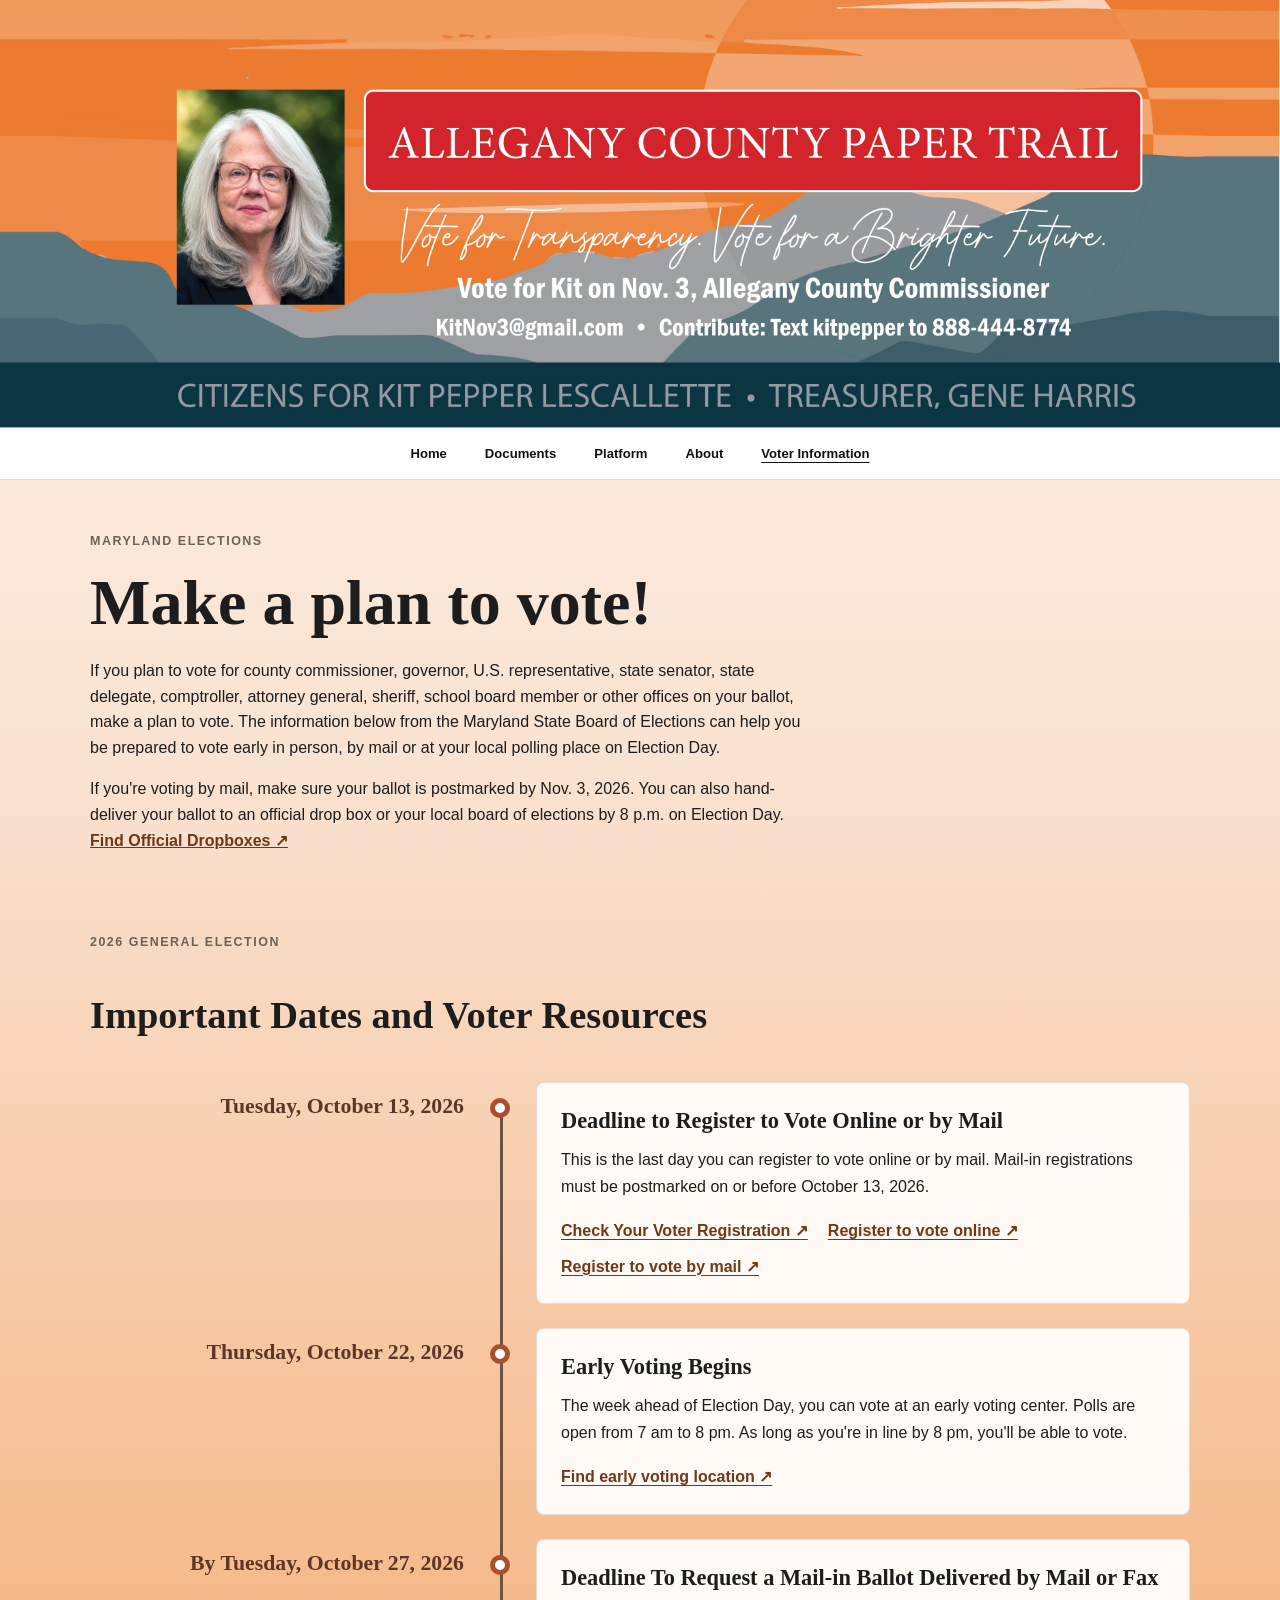
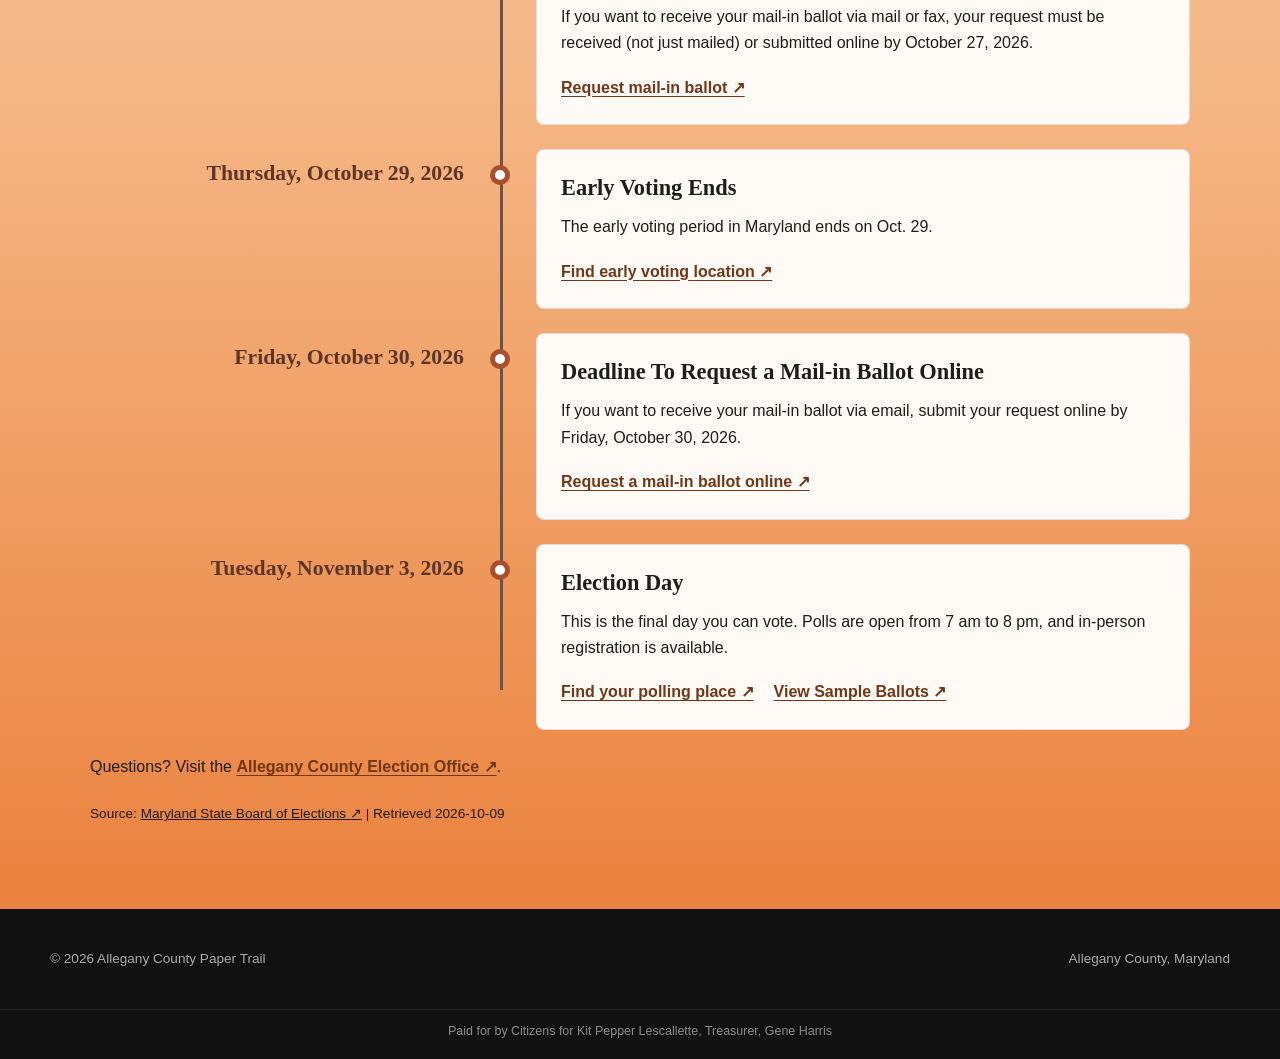
<file: voter-information/index.html>
<!DOCTYPE html>
<html lang="en">
<head>
    <meta charset="UTF-8">
    <meta name="viewport" content="width=device-width, initial-scale=1.0">
    <title>Make a Plan to Vote! | Allegany County Paper Trail</title>
    <meta name="description" content="Official Maryland voter registration, polling place, mail-in ballot and 2026 election deadline resources.">
    <link rel="stylesheet" href="../assets/css/styles.css">
    <link rel="stylesheet" href="../assets/css/collection-pages.css">
    <link rel="stylesheet" href="../assets/css/voter-information.css">
</head>

<body>
    <section class="site-banner">
        <img src="../assets/images/acpt-banner.webp"
             alt="Allegany County Paper Trail banner">
    </section>

    <nav class="banner-nav" aria-label="Main navigation">
        <a href="../index.html">Home</a>
        <a href="../index.html#documents">Documents</a>
        <a href="../platform/">Platform</a><a href="../index.html#about">About</a>
        <a href="./" aria-current="page">Voter Information</a>
    </nav>

    <main class="voter-page">
                <header class="story-hero collection-hero">
            <p class="eyebrow">Maryland Elections</p>
            <h1>Make a plan to vote!</h1>

            <p class="voter-intro">
                If you plan to vote for county commissioner, governor, U.S. representative,
                state senator, state delegate, comptroller, attorney general, sheriff,
                school board member or other offices on your ballot, make a plan to vote.
                The information below from the Maryland State Board of Elections can help
                you be prepared to vote early in person, by mail or at your local polling
                place on Election Day.
            </p>

                        <p class="voter-mail-in-intro">
                If you're voting by mail, make sure your ballot is postmarked by Nov. 3, 2026.
                You can also hand-deliver your ballot to an official drop box or your local board
                of elections by 8 p.m. on Election Day. <a href="https://elections.maryland.gov/elections/2026/index.html#mail_voting:~:text=Submitting%20Your%20Mail%2DIn%20Ballot" target="_blank" rel="noopener noreferrer">Find Official Dropboxes &#8599;</a>
            </p>
        </header>

        
<section class="voter-panel voter-timeline-section">
    <p class="section-kicker">2026 General Election</p>
    <h2>Important Dates and Voter Resources</h2>

    

    <div class="voter-timeline">
        
        <article class="voter-timeline-item">
            <div class="voter-timeline-date">
                Tuesday, October 13, 2026
            </div>
            <div class="voter-timeline-dot" aria-hidden="true"></div>
            <div class="voter-timeline-card">
                <h3>Deadline to Register to Vote Online or by Mail</h3>
                <p>This is the last day you can register to vote online or by mail. Mail-in registrations must be postmarked on or before October 13, 2026.</p>
                <div class="voter-timeline-links">
                    <a href="https://voterservices.elections.maryland.gov/VoterSearch" target="_blank" rel="noopener noreferrer">Check Your Voter Registration &#8599;</a>
<a href="https://voterservices.elections.maryland.gov/OnlineVoterRegistration/InstructionsStep1" target="_blank" rel="noopener noreferrer">Register to vote online &#8599;</a>
<a href="https://elections.maryland.gov/voter_registration/application.html" target="_blank" rel="noopener noreferrer">Register to vote by mail &#8599;</a>
                </div>
            </div>
        </article>

<article class="voter-timeline-item">
            <div class="voter-timeline-date">
                Thursday, October 22, 2026
            </div>
            <div class="voter-timeline-dot" aria-hidden="true"></div>
            <div class="voter-timeline-card">
                <h3>Early Voting Begins</h3>
                <p>The week ahead of Election Day, you can vote at an early voting center. Polls are open from 7 am to 8 pm. As long as you&#x27;re in line by 8 pm, you&#x27;ll be able to vote.</p>
                <div class="voter-timeline-links">
                    <a href="https://voterservices.elections.maryland.gov/PollingPlaceSearch" target="_blank" rel="noopener noreferrer">Find early voting location &#8599;</a>
                </div>
            </div>
        </article>

<article class="voter-timeline-item">
            <div class="voter-timeline-date">
                By Tuesday, October 27, 2026
            </div>
            <div class="voter-timeline-dot" aria-hidden="true"></div>
            <div class="voter-timeline-card">
                <h3>Deadline To Request a Mail-in Ballot Delivered by Mail or Fax</h3>
                <p>If you want to receive your mail-in ballot via mail or fax, your request must be received (not just mailed) or submitted online by October 27, 2026.</p>
                <div class="voter-timeline-links">
                    <a href="https://elections.maryland.gov/voting/absentee.html#:~:text=How%20do%20I%20request%20a%20mail%2Din%20ballot%3F" target="_blank" rel="noopener noreferrer">Request mail-in ballot &#8599;</a>
                </div>
            </div>
        </article>

<article class="voter-timeline-item">
            <div class="voter-timeline-date">
                Thursday, October 29, 2026
            </div>
            <div class="voter-timeline-dot" aria-hidden="true"></div>
            <div class="voter-timeline-card">
                <h3>Early Voting Ends</h3>
                <p>The early voting period in Maryland ends on Oct. 29.</p>
                <div class="voter-timeline-links">
                    <a href="https://voterservices.elections.maryland.gov/PollingPlaceSearch" target="_blank" rel="noopener noreferrer">Find early voting location &#8599;</a>
                </div>
            </div>
        </article>

<article class="voter-timeline-item">
            <div class="voter-timeline-date">
                Friday, October 30, 2026
            </div>
            <div class="voter-timeline-dot" aria-hidden="true"></div>
            <div class="voter-timeline-card">
                <h3>Deadline To Request a Mail-in Ballot Online</h3>
                <p>If you want to receive your mail-in ballot via email, submit your request online by Friday, October 30, 2026.</p>
                <div class="voter-timeline-links">
                    <a href="https://voterservices.elections.maryland.gov/onlinemailinrequest/InstructionsStep1" target="_blank" rel="noopener noreferrer">Request a mail-in ballot online &#8599;</a>
                </div>
            </div>
        </article>

<article class="voter-timeline-item">
            <div class="voter-timeline-date">
                Tuesday, November 3, 2026
            </div>
            <div class="voter-timeline-dot" aria-hidden="true"></div>
            <div class="voter-timeline-card">
                <h3>Election Day</h3>
                <p>This is the final day you can vote. Polls are open from 7 am to 8 pm, and in-person registration is available.</p>
                <div class="voter-timeline-links">
                    <a href="https://voterservices.elections.maryland.gov/PollingPlaceSearch" target="_blank" rel="noopener noreferrer">Find your polling place &#8599;</a>
<a href="https://elections.maryland.gov/elections/2026/index.html#ballot_cert" target="_blank" rel="noopener noreferrer">View Sample Ballots &#8599;</a>
                </div>
            </div>
        </article>
    
    </div>

    <p class="voter-local-office">
        Questions? Visit the
        <a href="https://www.alleganygov.org/158/Election-Office" target="_blank" rel="noopener noreferrer">Allegany County Election Office &#8599;</a>.
    </p>

    <p class="voter-source">
        Source:
        <a href="https://elections.maryland.gov/elections/2026/vote2026/" target="_blank" rel="noopener noreferrer">Maryland State Board of Elections &#8599;</a>
        | Retrieved 2026-10-09
    </p>
</section>

    </main>

    <footer class="site-footer">
        <div class="footer-inner">
            <p>&copy; 2026 Allegany County Paper Trail</p>
            <p>Allegany County, Maryland</p>
        </div>
        <p class="campaign-disclaimer">
            Paid for by Citizens for Kit Pepper Lescallette, Treasurer, Gene Harris
        </p>
    </footer>

    <!-- Cloudflare Web Analytics -->
    <script type="module"
        src="https://static.cloudflareinsights.com/beacon.min.js"
        data-cf-beacon='{"token":"048312696fd843c7a0aa2223e8cd7665"}'></script>
    <!-- End Cloudflare Web Analytics -->
</body>
</html>
</file>
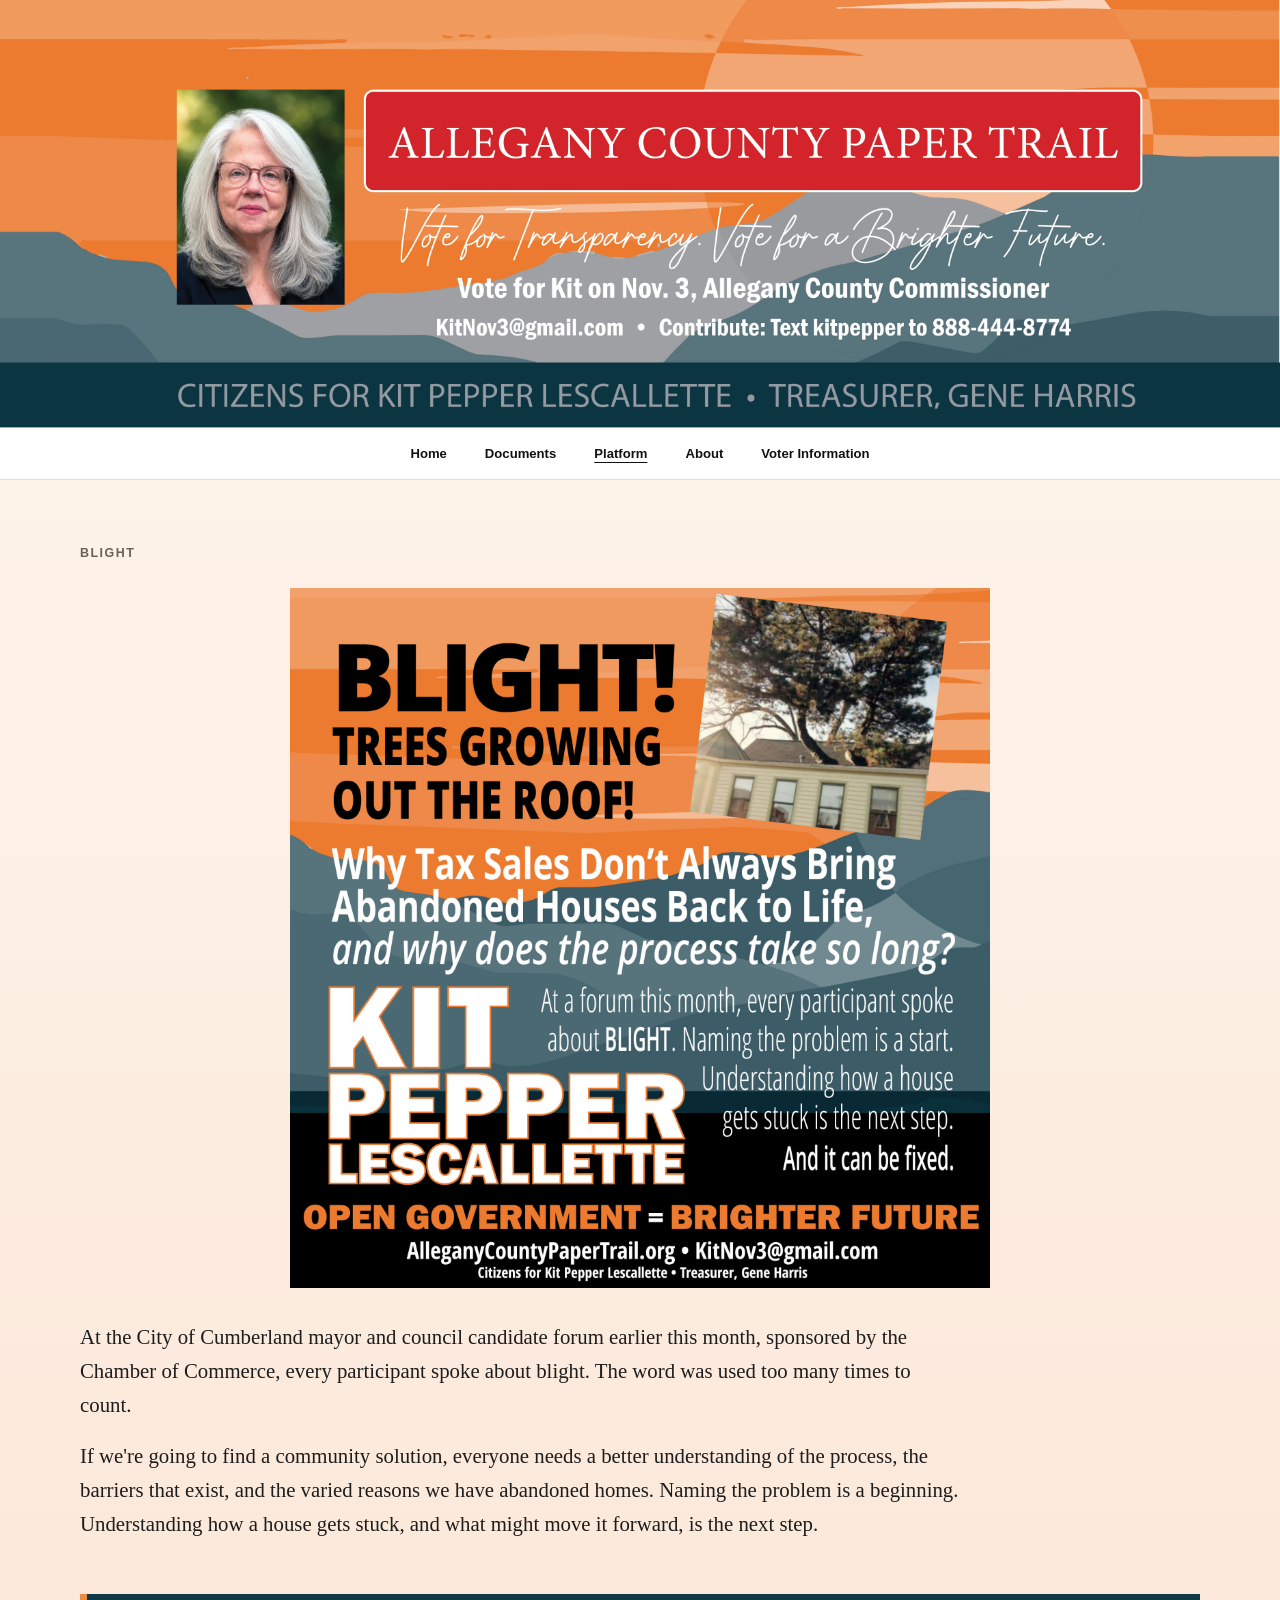
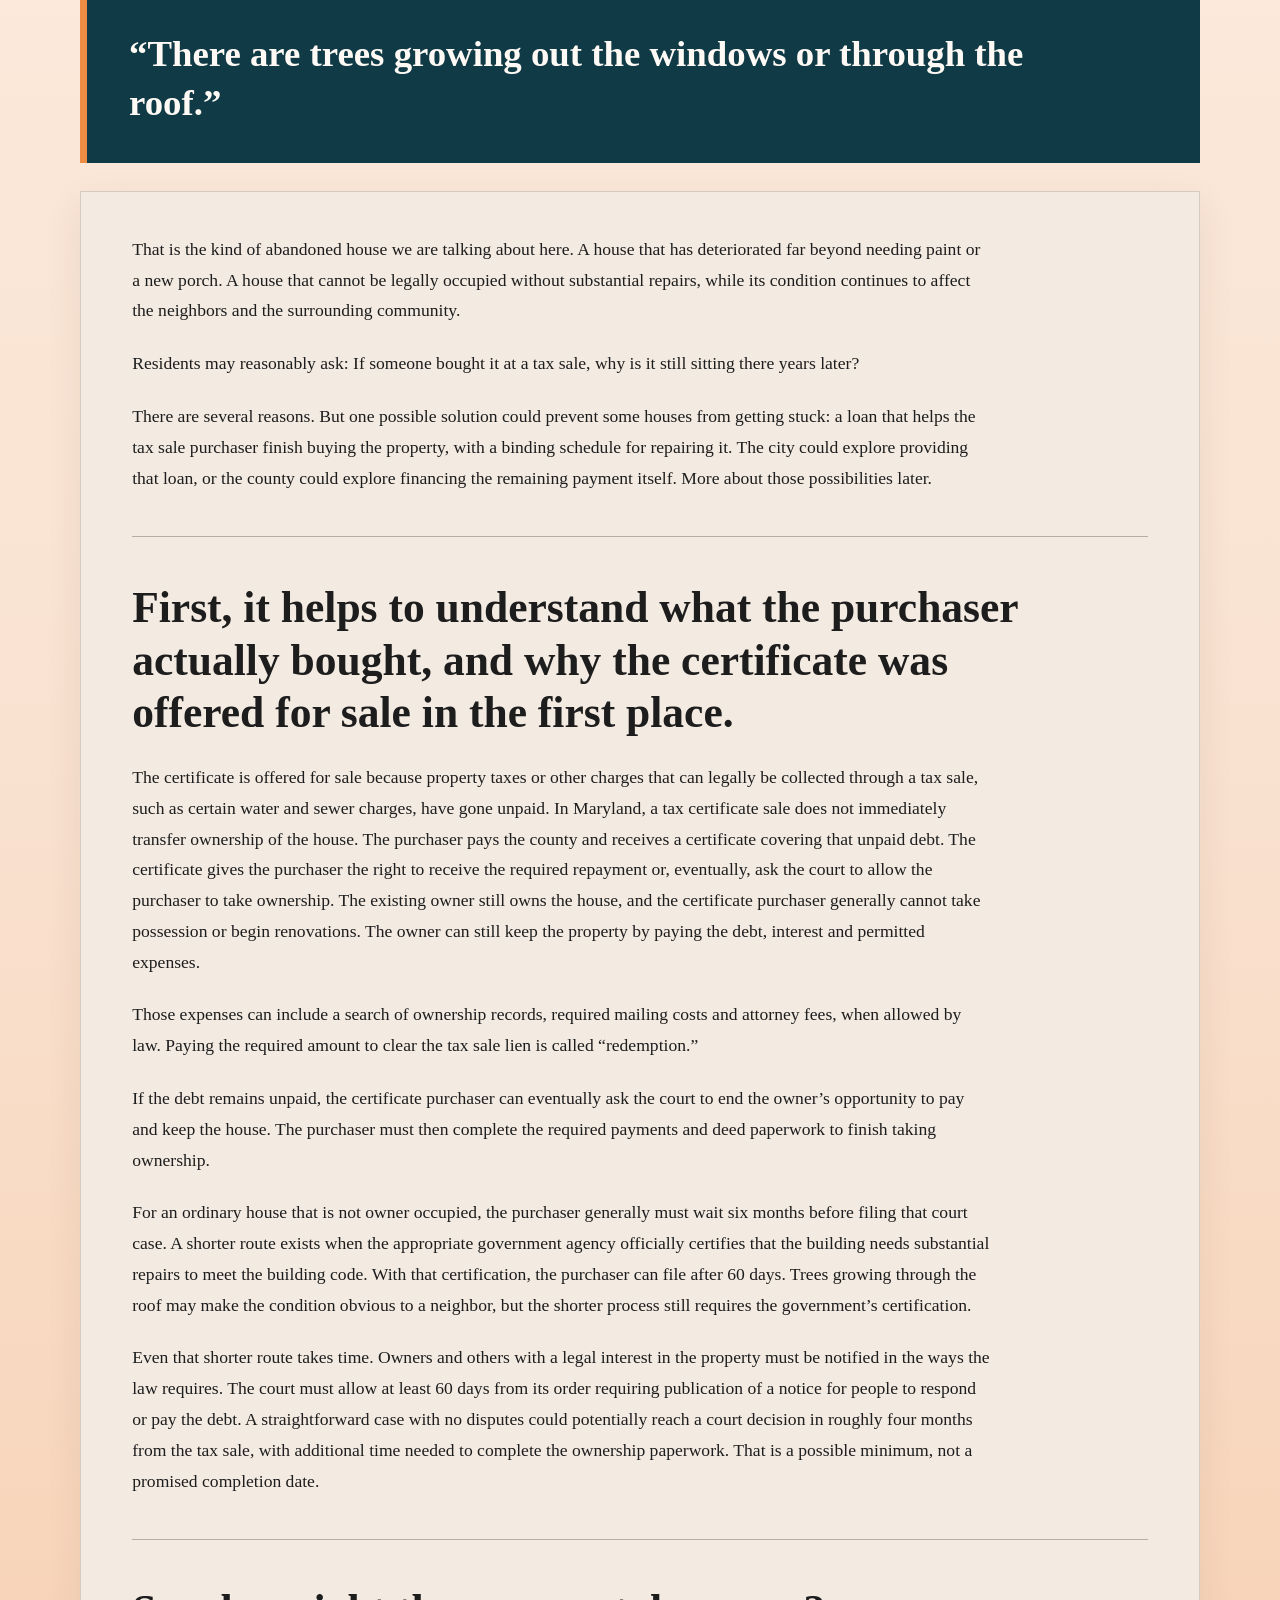
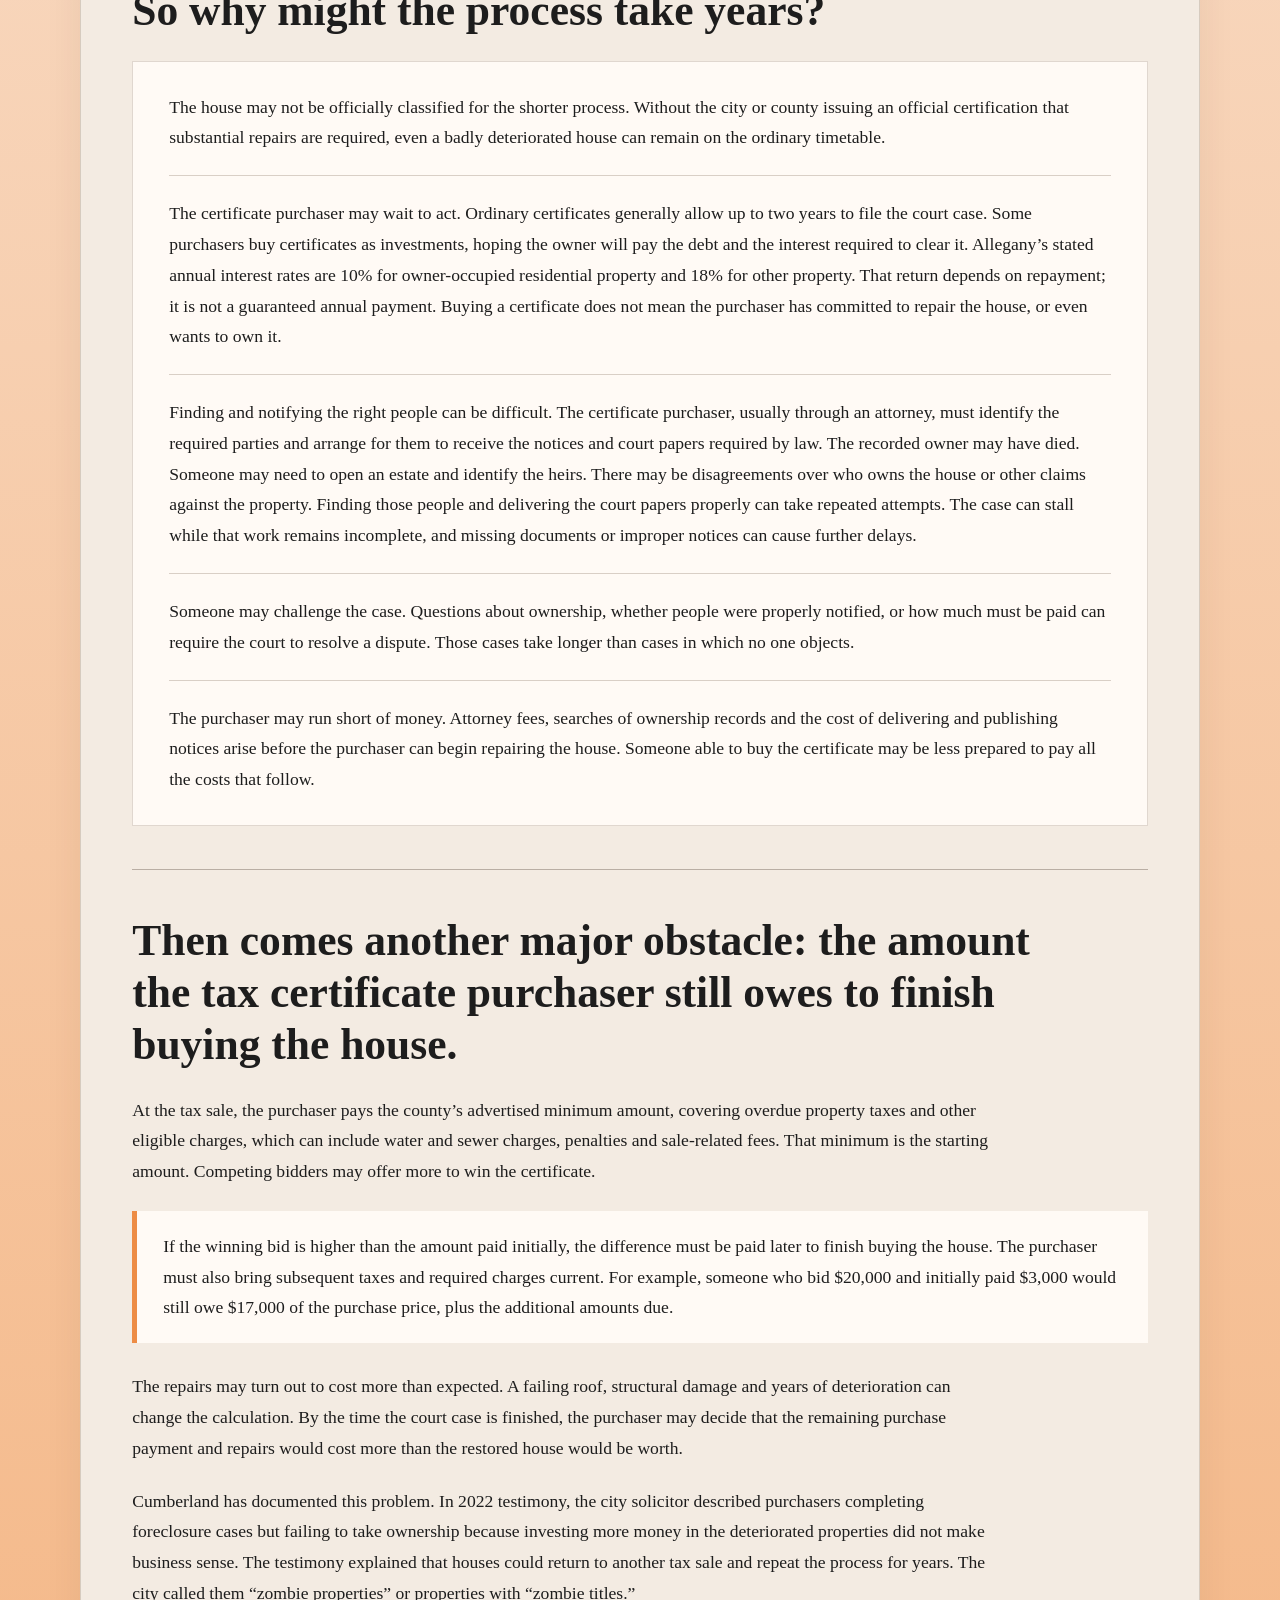
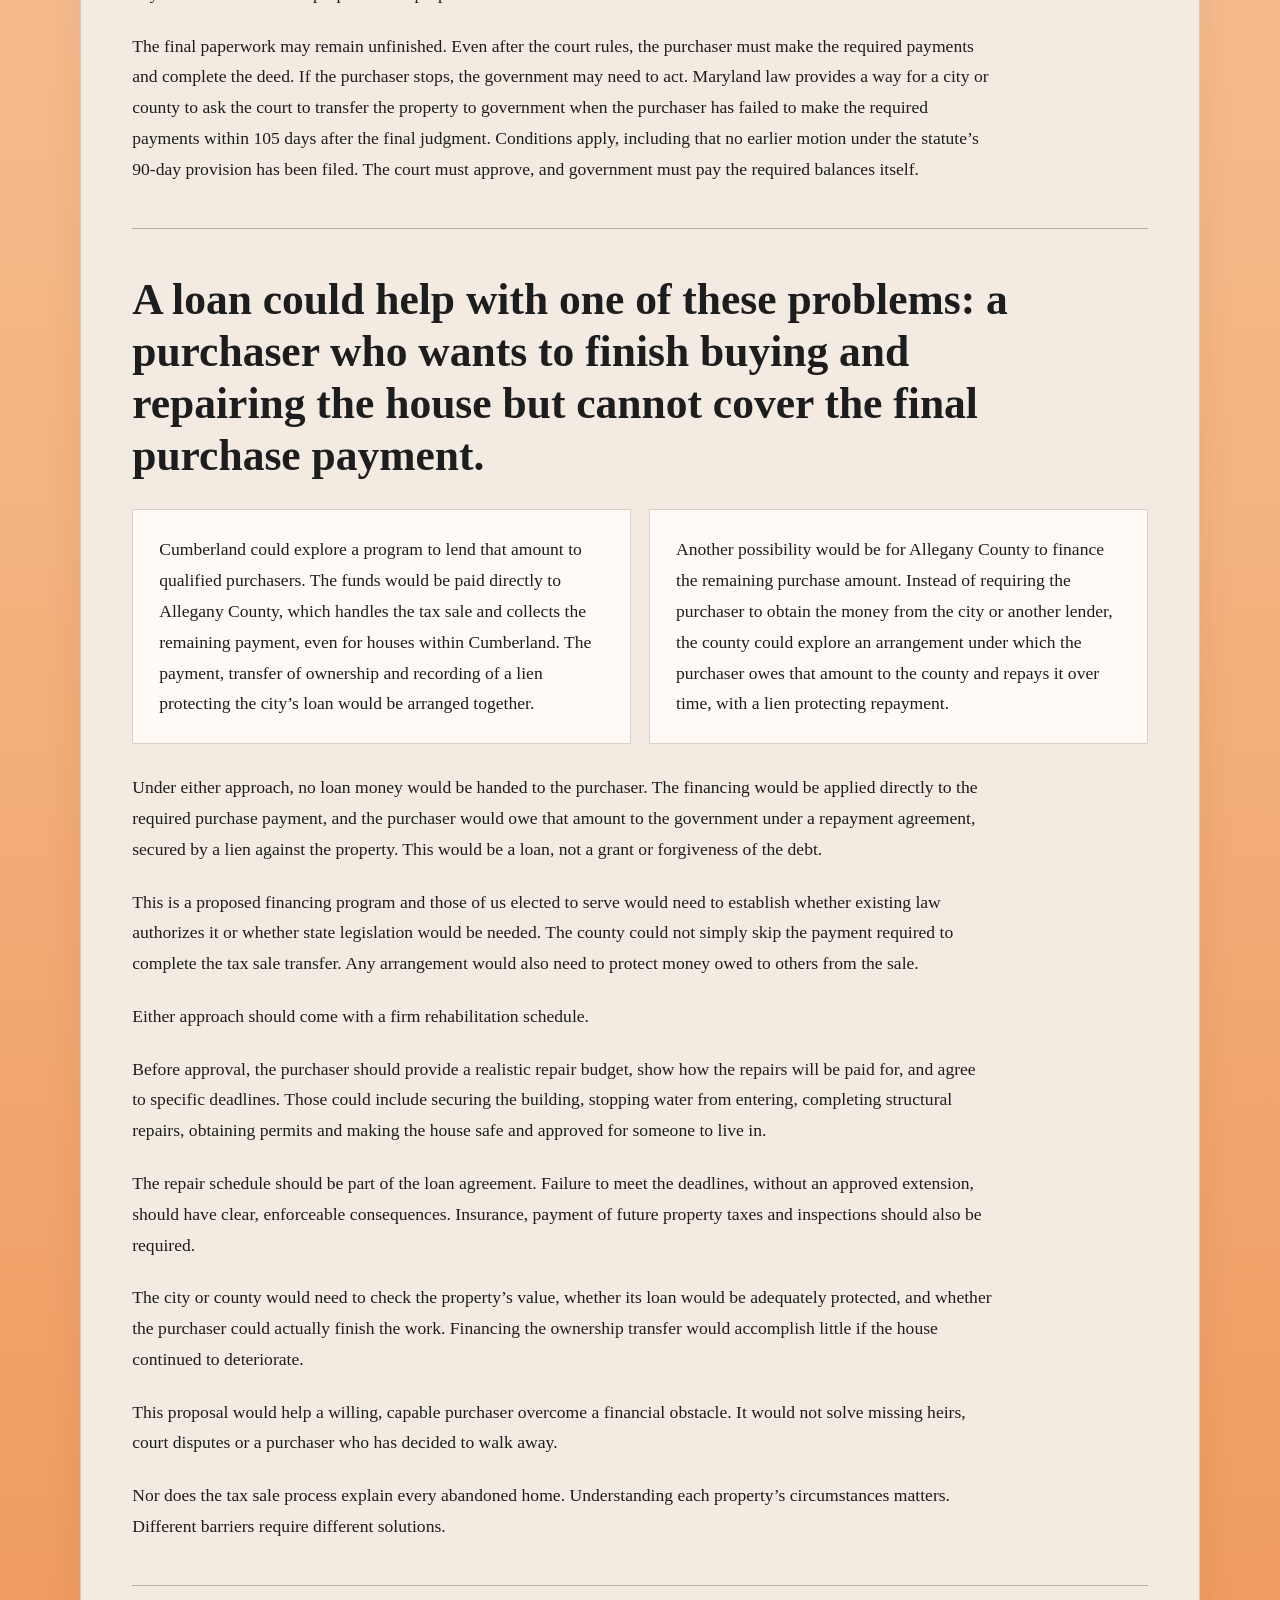
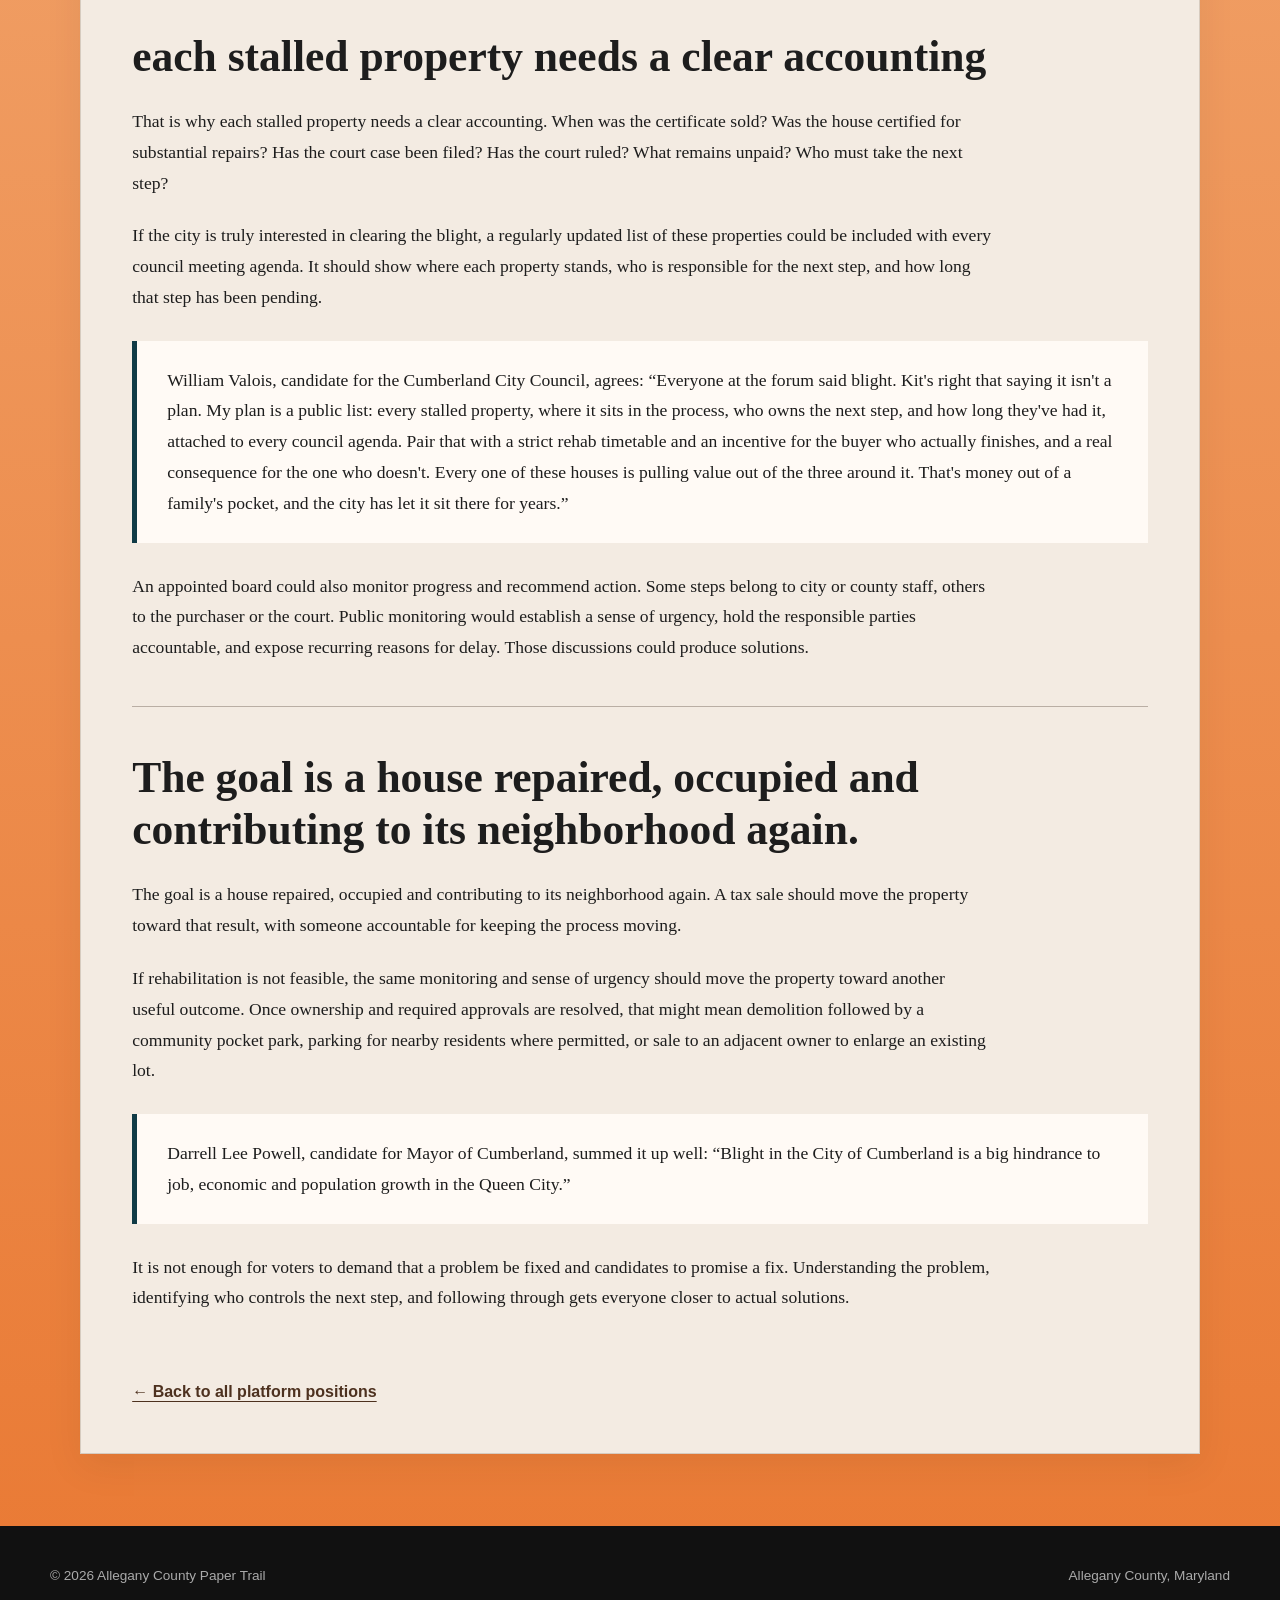
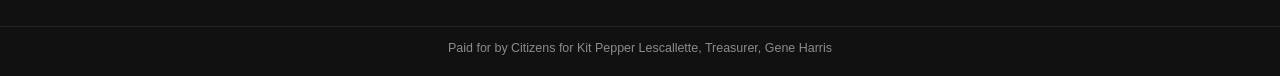
<file: platform/blight/index.html>
<!DOCTYPE html>
<html lang="en">
<head>
    <meta charset="UTF-8">
    <meta name="viewport" content="width=device-width, initial-scale=1.0">
    <title>Blight: Trees Through the Roof | Allegany County Paper Trail</title>
    <meta name="description" content="Kit Pepper Lescallette on tax sales, vacant houses and proposals to speed rehabilitation of blighted properties.">
    <link rel="stylesheet" href="../../assets/css/styles.css">
    <link rel="stylesheet" href="../../assets/css/luke-story.css">
    <link rel="stylesheet" href="../../assets/css/collection-pages.css">
    <link rel="stylesheet" href="../../assets/css/platform.css">
    <link rel="stylesheet" href="../../assets/css/blight.css">
</head>
<body>

<section class="site-banner">
    <img src="../../assets/images/acpt-banner.webp" alt="Allegany County Paper Trail banner for Kit Pepper Lescallette">
</section>

<nav class="banner-nav" aria-label="Main navigation">
    <a href="../../index.html">Home</a>
    <a href="../../index.html#documents">Documents</a>
    <a href="../" aria-current="page">Platform</a>
    <a href="../../index.html#about">About</a>
    <a href="../../voter-information/">Voter Information</a>
</nav>
<main class="proposal-page blight-page">
    <header class="proposal-hero">
        <p class="section-kicker">Blight</p>

        <h1 class="blight-visually-hidden">Trees Through the Roof: Why Tax Sales Don’t Always Bring Abandoned Houses Back to Life</h1>

        <figure class="blight-campaign-art">
            <img src="../../assets/images/platform/blight-kitlescallette.png"
                 alt="Kit Pepper Lescallette campaign graphic about blight, tax sales, and abandoned houses with trees growing through the roof.">
        </figure>

        <div class="proposal-lead">
            <p data-original="1">At the City of Cumberland mayor and council candidate forum earlier this month, sponsored by the Chamber of Commerce, every participant spoke about blight. The word was used too many times to count.</p>
<p data-original="2">If we're going to find a community solution, everyone needs a better understanding of the process, the barriers that exist, and the varied reasons we have abandoned homes. Naming the problem is a beginning. Understanding how a house gets stuck, and what might move it forward, is the next step.</p>
</div></header>
<div class="proposal-thesis blight-thesis"><p data-original="3">“There are trees growing out the windows or through the roof.”</p></div>
<div class="proposal-content-panel">
<section class="blight-narrative blight-first">
<p data-original="4">That is the kind of abandoned house we are talking about here. A house that has deteriorated far beyond needing paint or a new porch. A house that cannot be legally occupied without substantial repairs, while its condition continues to affect the neighbors and the surrounding community.</p>
<p data-original="5">Residents may reasonably ask: If someone bought it at a tax sale, why is it still sitting there years later?</p>
<p data-original="6">There are several reasons. But one possible solution could prevent some houses from getting stuck: a loan that helps the tax sale purchaser finish buying the property, with a binding schedule for repairing it. The city could explore providing that loan, or the county could explore financing the remaining payment itself. More about those possibilities later.</p>
</section>

<section class="blight-narrative" aria-labelledby="certificates-heading">
   <h2 id="certificates-heading" data-original="7">First, it helps to understand what the purchaser actually bought, and why the certificate was offered for sale in the first place.</h2>
<p data-original="8">The certificate is offered for sale because property taxes or other charges that can legally be collected through a tax sale, such as certain water and sewer charges, have gone unpaid. In Maryland, a tax certificate sale does not immediately transfer ownership of the house. The purchaser pays the county and receives a certificate covering that unpaid debt. The certificate gives the purchaser the right to receive the required repayment or, eventually, ask the court to allow the purchaser to take ownership. The existing owner still owns the house, and the certificate purchaser generally cannot take possession or begin renovations. The owner can still keep the property by paying the debt, interest and permitted expenses.</p>
<p data-original="9">Those expenses can include a search of ownership records, required mailing costs and attorney fees, when allowed by law. Paying the required amount to clear the tax sale lien is called “redemption.”</p>
<p data-original="10">If the debt remains unpaid, the certificate purchaser can eventually ask the court to end the owner’s opportunity to pay and keep the house. The purchaser must then complete the required payments and deed paperwork to finish taking ownership.</p>
<p data-original="11">For an ordinary house that is not owner occupied, the purchaser generally must wait six months before filing that court case. A shorter route exists when the appropriate government agency officially certifies that the building needs substantial repairs to meet the building code. With that certification, the purchaser can file after 60 days. Trees growing through the roof may make the condition obvious to a neighbor, but the shorter process still requires the government’s certification.</p>
<p data-original="12">Even that shorter route takes time. Owners and others with a legal interest in the property must be notified in the ways the law requires. The court must allow at least 60 days from its order requiring publication of a notice for people to respond or pay the debt. A straightforward case with no disputes could potentially reach a court decision in roughly four months from the tax sale, with additional time needed to complete the ownership paperwork. That is a possible minimum, not a promised completion date.</p>
</section>
<section class="blight-narrative" aria-labelledby="delay-heading">
<h2 id="delay-heading" data-original="13">So why might the process take years?</h2>
<div class="blight-obstacle-list">
<div class="blight-obstacle"><p data-original="14">The house may not be officially classified for the shorter process. Without the city or county issuing an official certification that substantial repairs are required, even a badly deteriorated house can remain on the ordinary timetable.</p></div>
<div class="blight-obstacle"><p data-original="15">The certificate purchaser may wait to act. Ordinary certificates generally allow up to two years to file the court case. Some purchasers buy certificates as investments, hoping the owner will pay the debt and the interest required to clear it. Allegany’s stated annual interest rates are 10% for owner-occupied residential property and 18% for other property. That return depends on repayment; it is not a guaranteed annual payment. Buying a certificate does not mean the purchaser has committed to repair the house, or even wants to own it.</p></div>
<div class="blight-obstacle"><p data-original="16">Finding and notifying the right people can be difficult. The certificate purchaser, usually through an attorney, must identify the required parties and arrange for them to receive the notices and court papers required by law. The recorded owner may have died. Someone may need to open an estate and identify the heirs. There may be disagreements over who owns the house or other claims against the property. Finding those people and delivering the court papers properly can take repeated attempts. The case can stall while that work remains incomplete, and missing documents or improper notices can cause further delays.</p></div>
<div class="blight-obstacle"><p data-original="17">Someone may challenge the case. Questions about ownership, whether people were properly notified, or how much must be paid can require the court to resolve a dispute. Those cases take longer than cases in which no one objects.</p></div>
<div class="blight-obstacle"><p data-original="18">The purchaser may run short of money. Attorney fees, searches of ownership records and the cost of delivering and publishing notices arise before the purchaser can begin repairing the house. Someone able to buy the certificate may be less prepared to pay all the costs that follow.</p></div>
</div></section>
<section class="blight-narrative" aria-labelledby="payment-heading">
<h2 id="payment-heading" data-original="19">Then comes another major obstacle: the amount the tax certificate purchaser still owes to finish buying the house.</h2>
<p data-original="20">At the tax sale, the purchaser pays the county’s advertised minimum amount, covering overdue property taxes and other eligible charges, which can include water and sewer charges, penalties and sale-related fees. That minimum is the starting amount. Competing bidders may offer more to win the certificate.</p>
<div class="blight-payment-example"><p data-original="21">If the winning bid is higher than the amount paid initially, the difference must be paid later to finish buying the house. The purchaser must also bring subsequent taxes and required charges current. For example, someone who bid $20,000 and initially paid $3,000 would still owe $17,000 of the purchase price, plus the additional amounts due.</p></div>
<p data-original="22">The repairs may turn out to cost more than expected. A failing roof, structural damage and years of deterioration can change the calculation. By the time the court case is finished, the purchaser may decide that the remaining purchase payment and repairs would cost more than the restored house would be worth.</p>
<p data-original="23">Cumberland has documented this problem. In 2022 testimony, the city solicitor described purchasers completing foreclosure cases but failing to take ownership because investing more money in the deteriorated properties did not make business sense. The testimony explained that houses could return to another tax sale and repeat the process for years. The city called them “zombie properties” or properties with “zombie titles.”</p>
<p data-original="24">The final paperwork may remain unfinished. Even after the court rules, the purchaser must make the required payments and complete the deed. If the purchaser stops, the government may need to act. Maryland law provides a way for a city or county to ask the court to transfer the property to government when the purchaser has failed to make the required payments within 105 days after the final judgment. Conditions apply, including that no earlier motion under the statute’s 90-day provision has been filed. The court must approve, and government must pay the required balances itself.</p>
</section>
<section class="blight-narrative" aria-labelledby="finance-heading">
<h2 id="finance-heading" data-original="25">A loan could help with one of these problems: a purchaser who wants to finish buying and repairing the house but cannot cover the final purchase payment.</h2>
<div class="blight-options">
<article class="blight-option"><p data-original="26">Cumberland could explore a program to lend that amount to qualified purchasers. The funds would be paid directly to Allegany County, which handles the tax sale and collects the remaining payment, even for houses within Cumberland. The payment, transfer of ownership and recording of a lien protecting the city’s loan would be arranged together.</p></article>
<article class="blight-option"><p data-original="27">Another possibility would be for Allegany County to finance the remaining purchase amount. Instead of requiring the purchaser to obtain the money from the city or another lender, the county could explore an arrangement under which the purchaser owes that amount to the county and repays it over time, with a lien protecting repayment.</p></article>
</div>
<p data-original="28">Under either approach, no loan money would be handed to the purchaser. The financing would be applied directly to the required purchase payment, and the purchaser would owe that amount to the government under a repayment agreement, secured by a lien against the property. This would be a loan, not a grant or forgiveness of the debt.</p>
<p data-original="29">This is a proposed financing program and those of us elected to serve would need to establish whether existing law authorizes it or whether state legislation would be needed. The county could not simply skip the payment required to complete the tax sale transfer. Any arrangement would also need to protect money owed to others from the sale.</p>
<p data-original="30">Either approach should come with a firm rehabilitation schedule.</p>
<p data-original="31">Before approval, the purchaser should provide a realistic repair budget, show how the repairs will be paid for, and agree to specific deadlines. Those could include securing the building, stopping water from entering, completing structural repairs, obtaining permits and making the house safe and approved for someone to live in.</p>
<p data-original="32">The repair schedule should be part of the loan agreement. Failure to meet the deadlines, without an approved extension, should have clear, enforceable consequences. Insurance, payment of future property taxes and inspections should also be required.</p>
<p data-original="33">The city or county would need to check the property’s value, whether its loan would be adequately protected, and whether the purchaser could actually finish the work. Financing the ownership transfer would accomplish little if the house continued to deteriorate.</p>
<p data-original="34">This proposal would help a willing, capable purchaser overcome a financial obstacle. It would not solve missing heirs, court disputes or a purchaser who has decided to walk away.</p>
<p data-original="35">Nor does the tax sale process explain every abandoned home. Understanding each property’s circumstances matters. Different barriers require different solutions.</p>
</section>
<section class="blight-narrative" aria-labelledby="accountability-heading">
<h2 id="accountability-heading">each stalled property needs a clear accounting</h2>
<p data-original="36">That is why each stalled property needs a clear accounting. When was the certificate sold? Was the house certified for substantial repairs? Has the court case been filed? Has the court ruled? What remains unpaid? Who must take the next step?</p>
<p data-original="37">If the city is truly interested in clearing the blight, a regularly updated list of these properties could be included with every council meeting agenda. It should show where each property stands, who is responsible for the next step, and how long that step has been pending.</p>
<div class="blight-candidate-quote"><p data-original="38">William Valois, candidate for the Cumberland City Council, agrees: “Everyone at the forum said blight. Kit's right that saying it isn't a plan. My plan is a public list: every stalled property, where it sits in the process, who owns the next step, and how long they've had it, attached to every council agenda. Pair that with a strict rehab timetable and an incentive for the buyer who actually finishes, and a real consequence for the one who doesn't. Every one of these houses is pulling value out of the three around it. That's money out of a family's pocket, and the city has let it sit there for years.”</p></div>
<p data-original="39">An appointed board could also monitor progress and recommend action. Some steps belong to city or county staff, others to the purchaser or the court. Public monitoring would establish a sense of urgency, hold the responsible parties accountable, and expose recurring reasons for delay. Those discussions could produce solutions.</p>
</section>
<section class="blight-narrative" aria-labelledby="goal-heading">
<h2 id="goal-heading">The goal is a house repaired, occupied and contributing to its neighborhood again.</h2>
<p data-original="40">The goal is a house repaired, occupied and contributing to its neighborhood again. A tax sale should move the property toward that result, with someone accountable for keeping the process moving.</p>
<p data-original="41">If rehabilitation is not feasible, the same monitoring and sense of urgency should move the property toward another useful outcome. Once ownership and required approvals are resolved, that might mean demolition followed by a community pocket park, parking for nearby residents where permitted, or sale to an adjacent owner to enlarge an existing lot.</p>
<div class="blight-candidate-quote"><p data-original="42">Darrell Lee Powell, candidate for Mayor of Cumberland, summed it up well: “Blight in the City of Cumberland is a big hindrance to job, economic and population growth in the Queen City.”</p></div>
<p data-original="43">It is not enough for voters to demand that a problem be fixed and candidates to promise a fix. Understanding the problem, identifying who controls the next step, and following through gets everyone closer to actual solutions.</p>
</section>
<div class="proposal-footer-nav"><a href="../">&larr; Back to all platform positions</a></div>
</div></main>

<footer class="site-footer">
    <div class="footer-inner">
        <p>&copy; 2026 Allegany County Paper Trail</p>
        <p>Allegany County, Maryland</p>
    </div>
    <p class="campaign-disclaimer">Paid for by Citizens for Kit Pepper Lescallette, Treasurer, Gene Harris</p>
</footer>

<!-- Cloudflare Web Analytics -->
<script type="module" src="https://static.cloudflareinsights.com/beacon.min.js" data-cf-beacon='{"token":"048312696fd843c7a0aa2223e8cd7665"}'></script>
<!-- End Cloudflare Web Analytics -->

</body>
</html>
</file>
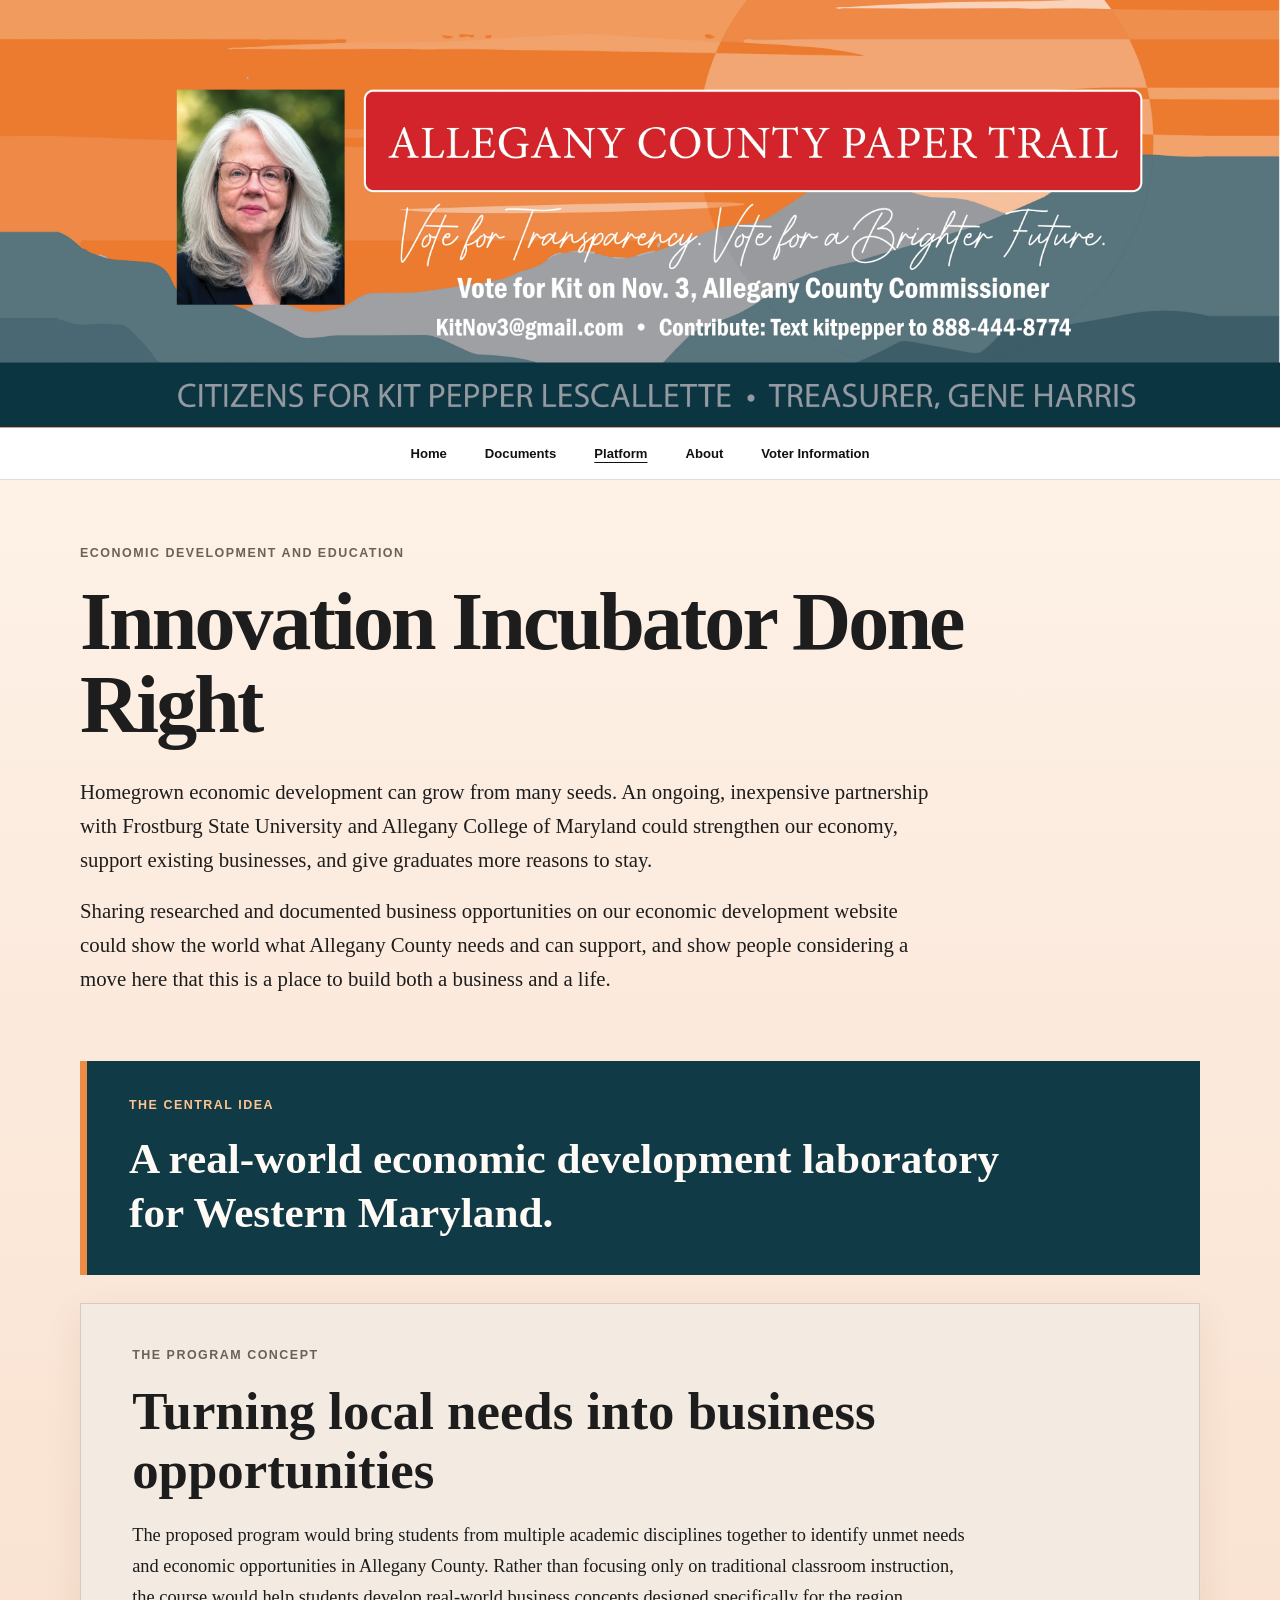
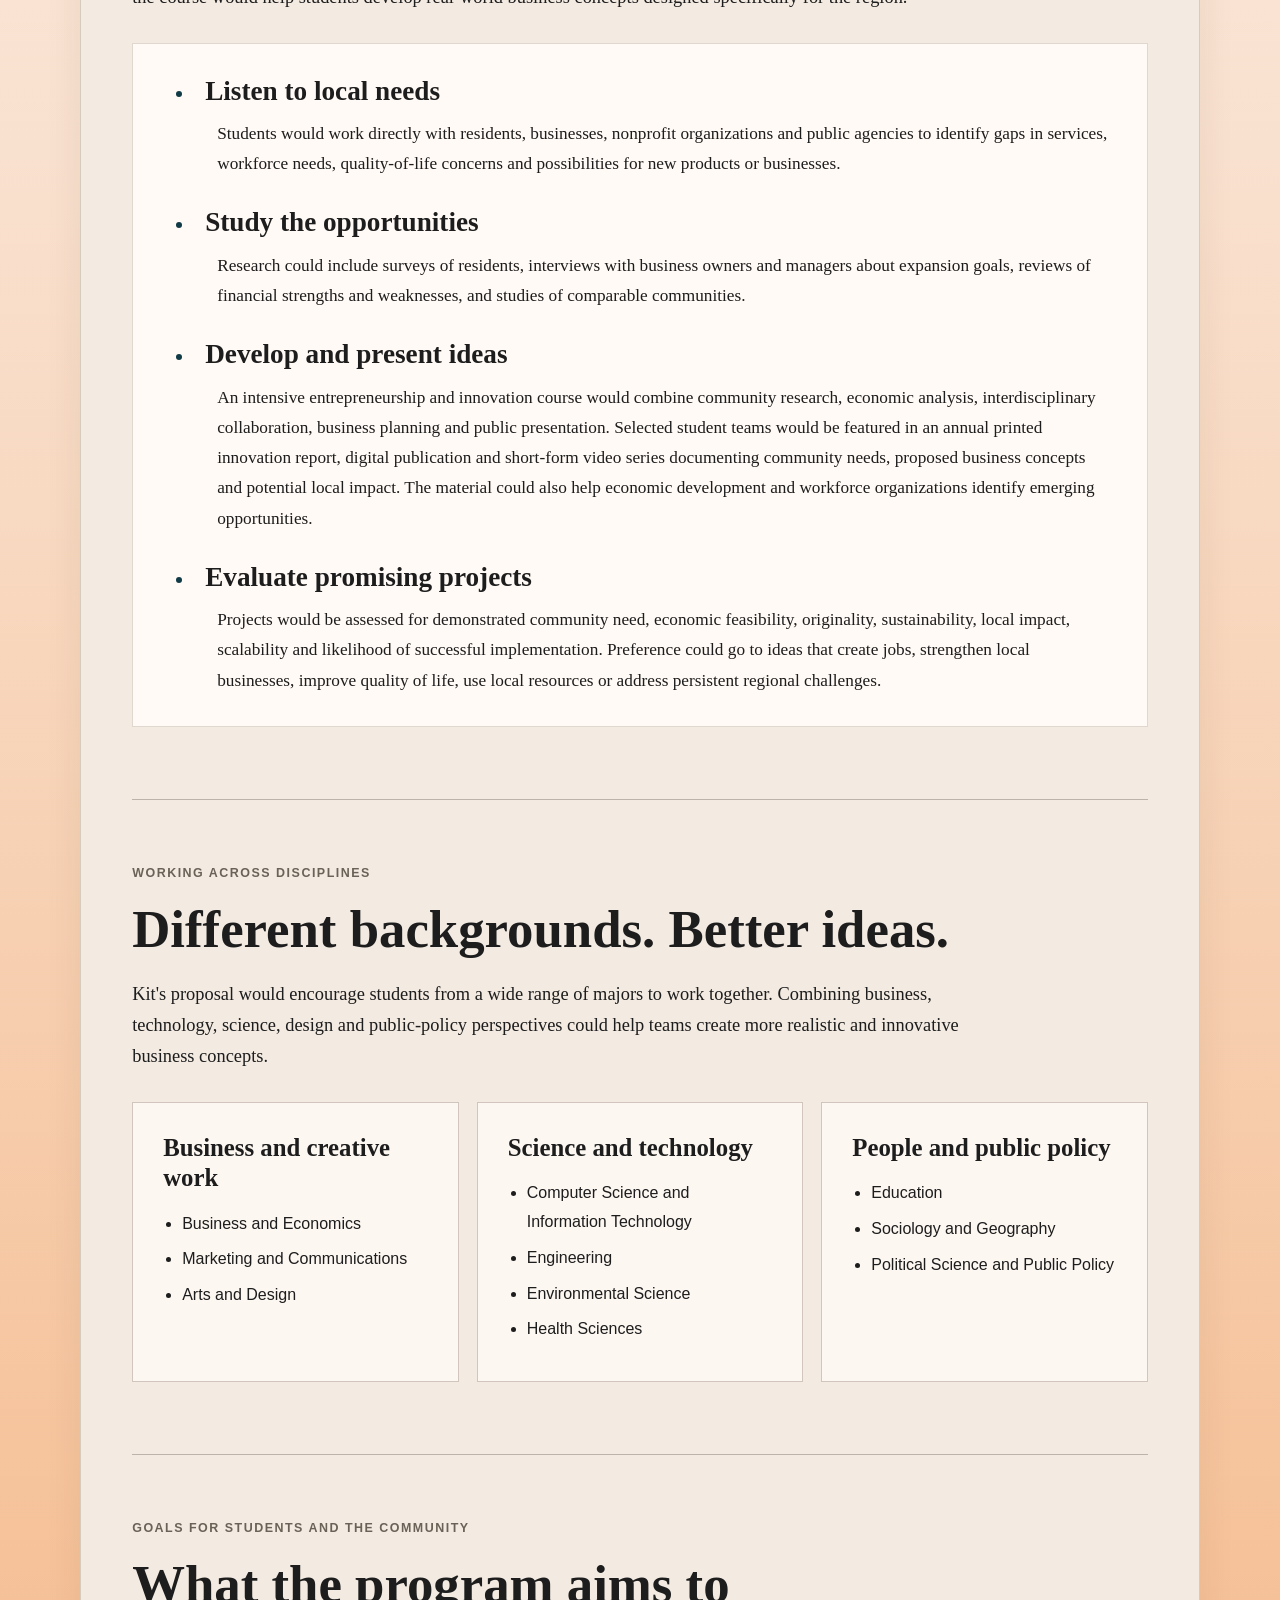
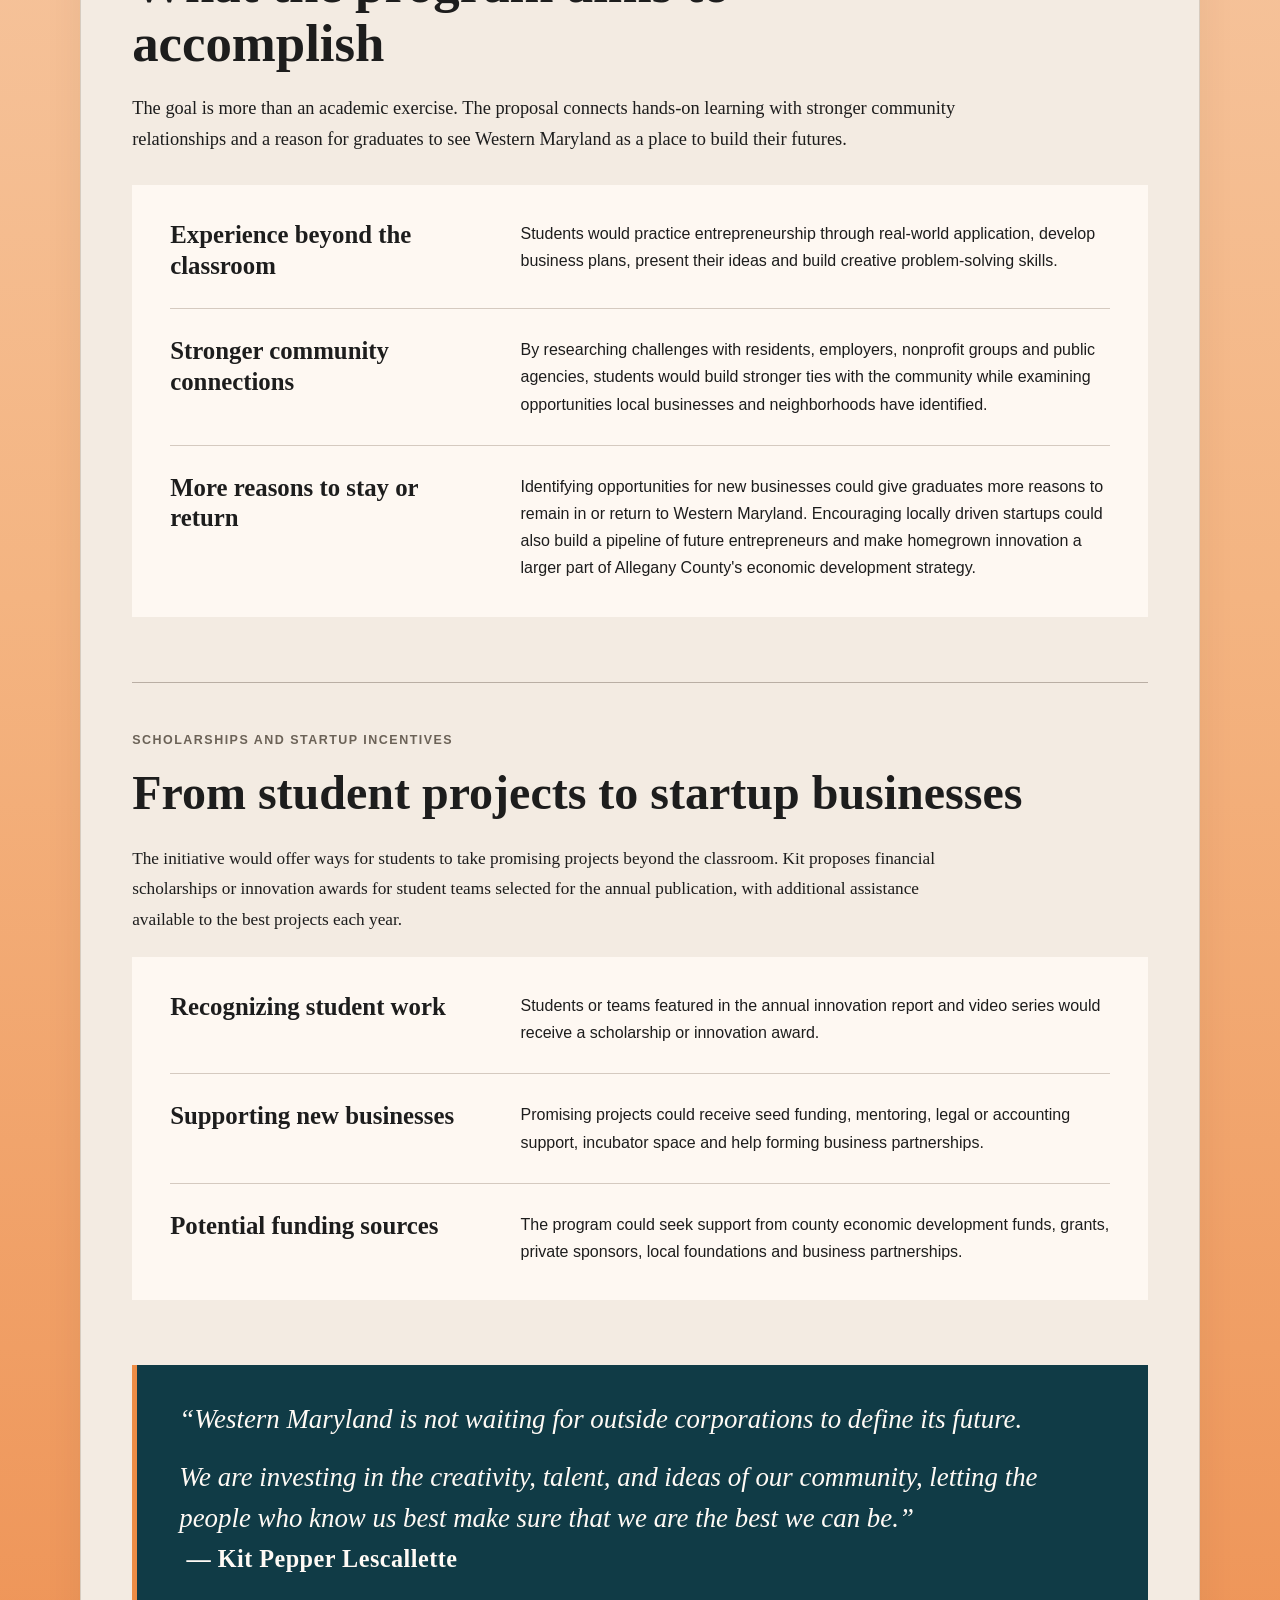
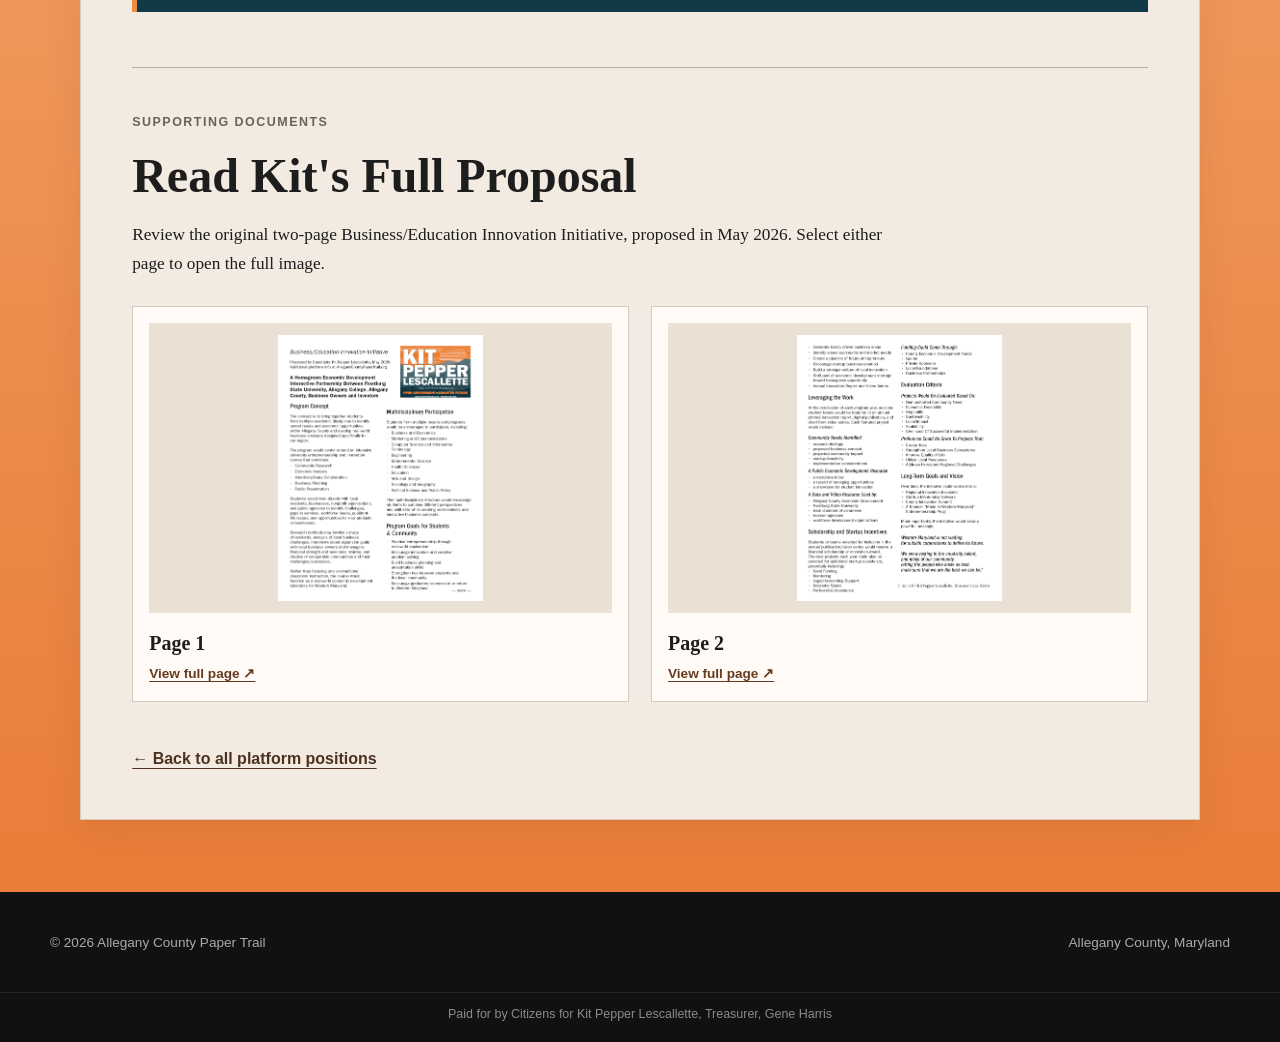
<file: platform/innovation-incubator-done-right/index.html>
<!DOCTYPE html>
<html lang="en">
<head>
    <meta charset="UTF-8">
    <meta name="viewport" content="width=device-width, initial-scale=1.0">
    <title>Innovation Incubator Done Right | Allegany County Paper Trail</title>
    <meta name="description" content="Kit Pepper Lescallette's proposal for a business and education innovation initiative in Allegany County.">
    <link rel="stylesheet" href="../../assets/css/styles.css">
    <link rel="stylesheet" href="../../assets/css/luke-story.css">
    <link rel="stylesheet" href="../../assets/css/collection-pages.css">
    <link rel="stylesheet" href="../../assets/css/platform.css">
</head>
<body>

<section class="site-banner">
    <img src="../../assets/images/acpt-banner.webp" alt="Allegany County Paper Trail banner for Kit Pepper Lescallette">
</section>

<nav class="banner-nav" aria-label="Main navigation">
    <a href="../../index.html">Home</a>
    <a href="../../index.html#documents">Documents</a>
    <a href="../" aria-current="page">Platform</a>
    <a href="../../index.html#about">About</a>
    <a href="../../voter-information/">Voter Information</a>
</nav>

<main class="proposal-page">

    <header class="proposal-hero">
        <p class="section-kicker">Economic Development and Education</p>
        <h1>Innovation Incubator Done Right</h1>
        <div class="proposal-lead">
            <p>Homegrown economic development can grow from many seeds. An ongoing, inexpensive partnership with Frostburg State University and Allegany College of Maryland could strengthen our economy, support existing businesses, and give graduates more reasons to stay.</p>
            <p>Sharing researched and documented business opportunities on our economic development website could show the world what Allegany County needs and can support, and show people considering a move here that this is a place to build both a business and a life.</p>
        </div>
    </header>

    <div class="proposal-thesis">
        <p class="section-kicker">The central idea</p>
        <p>A real-world economic development laboratory for Western Maryland.</p>
    </div>

    <div class="proposal-content-panel">
    <section class="proposal-section" aria-labelledby="program-heading">
        <div class="proposal-section-intro">
            <p class="section-kicker">The program concept</p>
            <h2 id="program-heading">Turning local needs into business opportunities</h2>
            <p>The proposed program would bring students from multiple academic disciplines together to identify unmet needs and economic opportunities in Allegany County. Rather than focusing only on traditional classroom instruction, the course would help students develop real-world business concepts designed specifically for the region.</p>
        </div>

        <ul class="proposal-outline">
    <li>
        <h3>Listen to local needs</h3>
        <p>Students would work directly with residents, businesses, nonprofit organizations and public agencies to identify gaps in services, workforce needs, quality-of-life concerns and possibilities for new products or businesses.</p>
    </li>

    <li>
        <h3>Study the opportunities</h3>
        <p>Research could include surveys of residents, interviews with business owners and managers about expansion goals, reviews of financial strengths and weaknesses, and studies of comparable communities.</p>
    </li>

    <li>
        <h3>Develop and present ideas</h3>
        <p>An intensive entrepreneurship and innovation course would combine community research, economic analysis, interdisciplinary collaboration, business planning and public presentation. Selected student teams would be featured in an annual printed innovation report, digital publication and short-form video series documenting community needs, proposed business concepts and potential local impact. The material could also help economic development and workforce organizations identify emerging opportunities.</p>
    </li>

    <li>
        <h3>Evaluate promising projects</h3>
        <p>Projects would be assessed for demonstrated community need, economic feasibility, originality, sustainability, local impact, scalability and likelihood of successful implementation. Preference could go to ideas that create jobs, strengthen local businesses, improve quality of life, use local resources or address persistent regional challenges.</p>
    </li>
</ul></section>

    <section class="proposal-section proposal-disciplines-section" aria-labelledby="disciplines-heading">
        <div class="proposal-section-intro">
            <p class="section-kicker">Working across disciplines</p>
            <h2 id="disciplines-heading">Different backgrounds. Better ideas.</h2>
            <p>Kit's proposal would encourage students from a wide range of majors to work together. Combining business, technology, science, design and public-policy perspectives could help teams create more realistic and innovative business concepts.</p>
        </div>

        <div class="proposal-disciplines">
            <div class="proposal-discipline-group">
                <h3>Business and creative work</h3>
                <ul>
                    <li>Business and Economics</li>
                    <li>Marketing and Communications</li>
                    <li>Arts and Design</li>
                </ul>
            </div>

            <div class="proposal-discipline-group">
                <h3>Science and technology</h3>
                <ul>
                    <li>Computer Science and Information Technology</li>
                    <li>Engineering</li>
                    <li>Environmental Science</li>
                    <li>Health Sciences</li>
                </ul>
            </div>

            <div class="proposal-discipline-group">
                <h3>People and public policy</h3>
                <ul>
                    <li>Education</li>
                    <li>Sociology and Geography</li>
                    <li>Political Science and Public Policy</li>
                </ul>
            </div>
        </div>
    </section>

    <section class="proposal-section proposal-goals-section" aria-labelledby="goals-heading">
        <div class="proposal-section-intro">
            <p class="section-kicker">Goals for students and the community</p>
            <h2 id="goals-heading">What the program aims to accomplish</h2>
            <p>The goal is more than an academic exercise. The proposal connects hands-on learning with stronger community relationships and a reason for graduates to see Western Maryland as a place to build their futures.</p>
        </div>

        <div class="proposal-goals">
            <article class="proposal-goal">
                <h3>Experience beyond the classroom</h3>
                <p>Students would practice entrepreneurship through real-world application, develop business plans, present their ideas and build creative problem-solving skills.</p>
            </article>

            <article class="proposal-goal">
                <h3>Stronger community connections</h3>
                <p>By researching challenges with residents, employers, nonprofit groups and public agencies, students would build stronger ties with the community while examining opportunities local businesses and neighborhoods have identified.</p>
            </article>

            <article class="proposal-goal">
                <h3>More reasons to stay or return</h3>
                <p>Identifying opportunities for new businesses could give graduates more reasons to remain in or return to Western Maryland. Encouraging locally driven startups could also build a pipeline of future entrepreneurs and make homegrown innovation a larger part of Allegany County's economic development strategy.</p>
            </article>
        </div>
    </section>

        <section class="proposal-narrative-section" aria-labelledby="startup-incentives-heading">
    <p class="section-kicker">Scholarships and startup incentives</p>
    <h2 id="startup-incentives-heading">From student projects to startup businesses</h2>

    <p>The initiative would offer ways for students to take promising projects beyond the classroom. Kit proposes financial scholarships or innovation awards for student teams selected for the annual publication, with additional assistance available to the best projects each year.</p>

    <div class="proposal-goals">
        <article class="proposal-goal">
            <h3>Recognizing student work</h3>
            <p>Students or teams featured in the annual innovation report and video series would receive a scholarship or innovation award.</p>
        </article>

        <article class="proposal-goal">
            <h3>Supporting new businesses</h3>
            <p>Promising projects could receive seed funding, mentoring, legal or accounting support, incubator space and help forming business partnerships.</p>
        </article>

        <article class="proposal-goal">
            <h3>Potential funding sources</h3>
            <p>The program could seek support from county economic development funds, grants, private sponsors, local foundations and business partnerships.</p>
        </article>
    </div>
</section>

<section class="proposal-quote-banner" aria-label="Closing statement">
    <p class="proposal-quote-text">
        <span class="proposal-quote-first">&ldquo;Western Maryland is not waiting for outside corporations to define its future.</span>
        <span class="proposal-quote-second">We are investing in the creativity, talent, and ideas of our community, letting the people who know us best make sure that we are the best we can be.&rdquo; <strong class="proposal-quote-attribution">&mdash; Kit Pepper Lescallette</strong></span>
    </p>
</section>
    <section class="proposal-supporting-documents" aria-labelledby="supporting-docs-heading">
    <p class="section-kicker">Supporting documents</p>
    <h2 id="supporting-docs-heading">Read Kit's Full Proposal</h2>
    <p>Review the original two-page Business/Education Innovation Initiative, proposed in May 2026. Select either page to open the full image.</p>

    <div class="proposal-source-grid">
        <a class="proposal-source-card" href="../../assets/documents/platform/innovation-incubator-done-right/KitIncubatorpage1.png" target="_blank" rel="noopener noreferrer">
            <div class="proposal-source-preview">
                <img src="../../assets/documents/platform/innovation-incubator-done-right/KitIncubatorpage1.png" alt="Page 1 of Kit's Business and Education Innovation Initiative" loading="lazy">
            </div>
            <strong>Page 1</strong>
            <span>View full page &#8599;</span>
        </a>

        <a class="proposal-source-card" href="../../assets/documents/platform/innovation-incubator-done-right/KitIncubatorpage2.png" target="_blank" rel="noopener noreferrer">
            <div class="proposal-source-preview">
                <img src="../../assets/documents/platform/innovation-incubator-done-right/KitIncubatorpage2.png" alt="Page 2 of Kit's Business and Education Innovation Initiative" loading="lazy">
            </div>
            <strong>Page 2</strong>
            <span>View full page &#8599;</span>
        </a>
    </div>
</section>
    <div class="proposal-footer-nav">
        <a href="../">&larr; Back to all platform positions</a>
    </div>

    </div>
</main>

<footer class="site-footer">
    <div class="footer-inner">
        <p>&copy; 2026 Allegany County Paper Trail</p>
        <p>Allegany County, Maryland</p>
    </div>
    <p class="campaign-disclaimer">Paid for by Citizens for Kit Pepper Lescallette, Treasurer, Gene Harris</p>
</footer>

<!-- Cloudflare Web Analytics -->
<script type="module" src="https://static.cloudflareinsights.com/beacon.min.js" data-cf-beacon='{"token":"048312696fd843c7a0aa2223e8cd7665"}'></script>
<!-- End Cloudflare Web Analytics -->

</body>
</html>
</file>
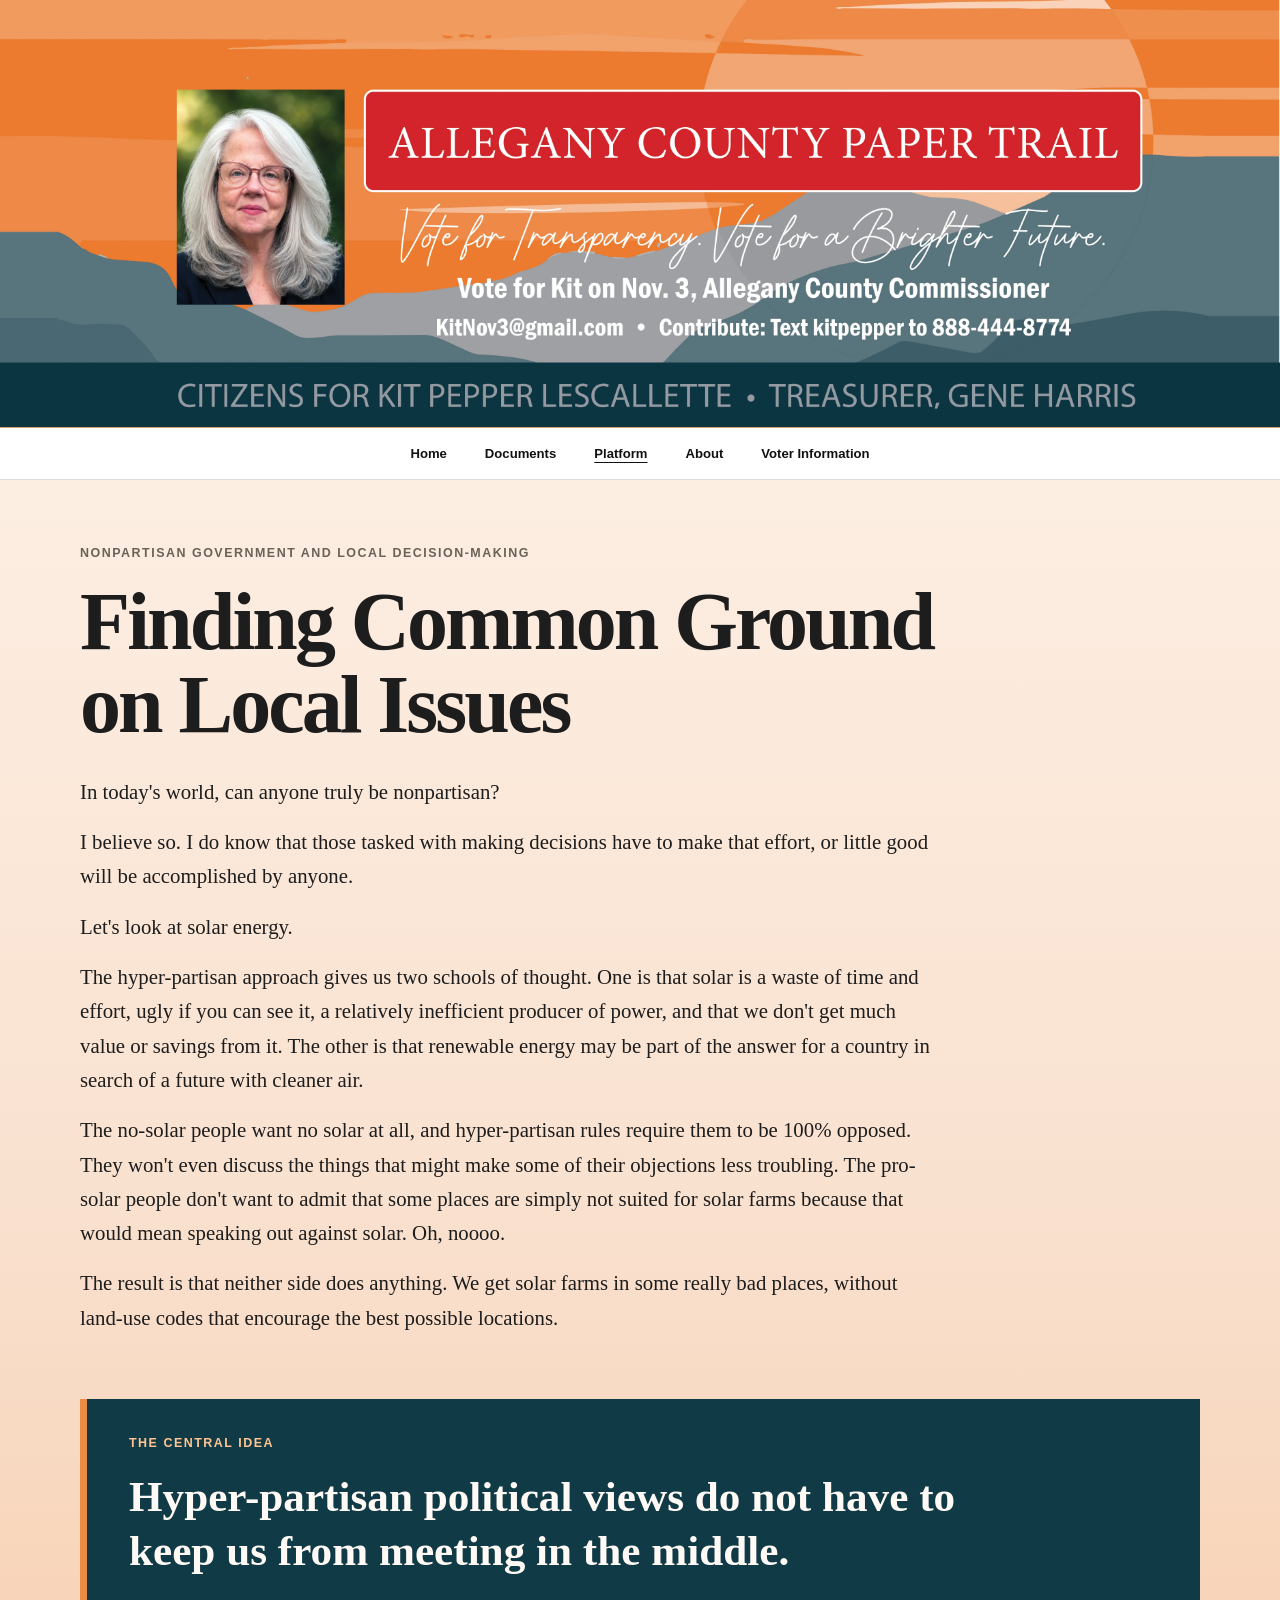
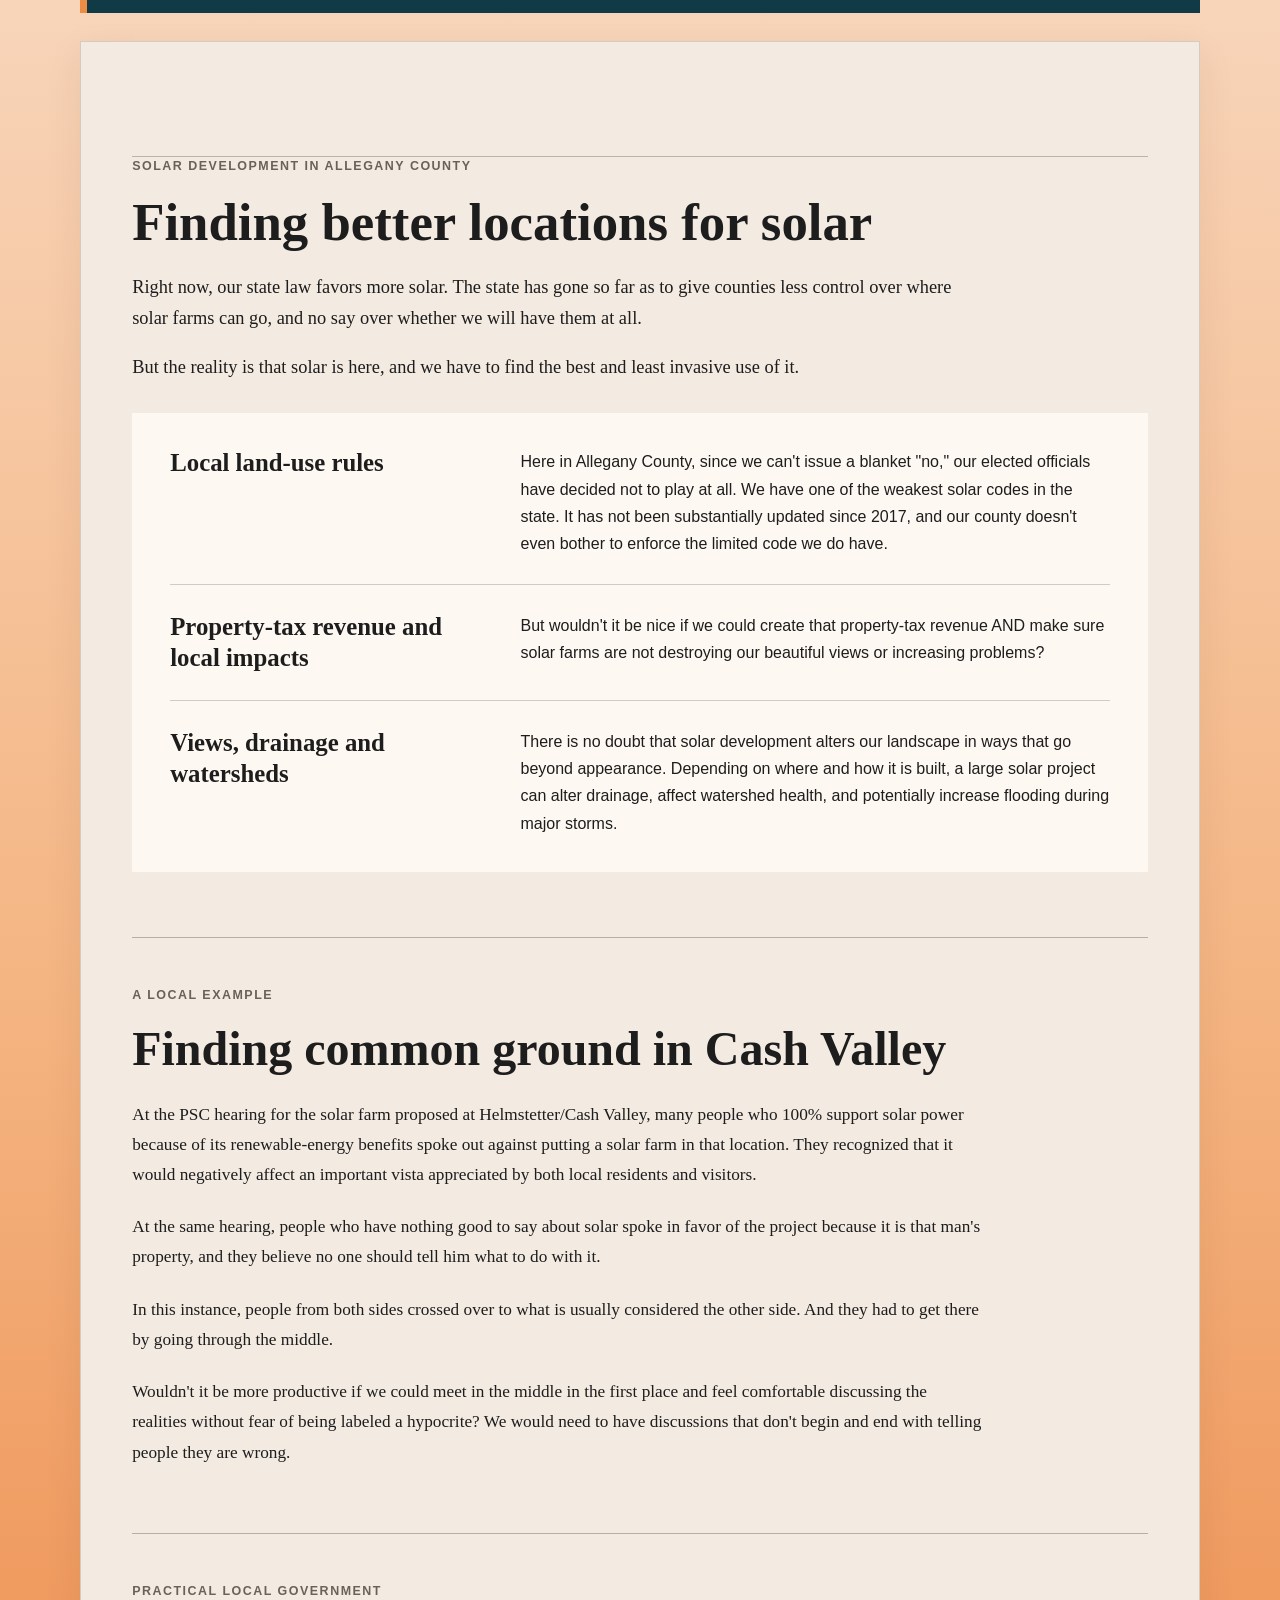
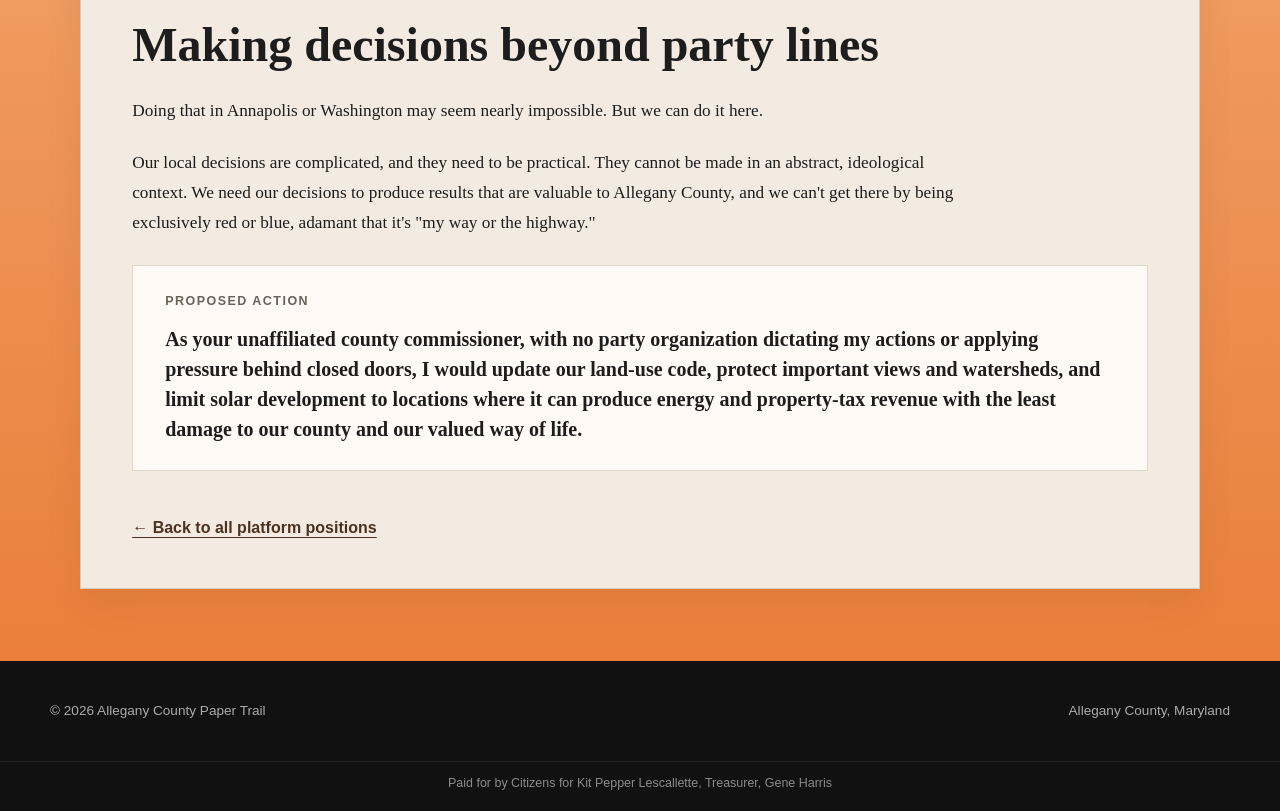
<file: platform/nonpartisan/index.html>
<!DOCTYPE html>
<html lang="en">
<head>
    <meta charset="UTF-8">
    <meta name="viewport" content="width=device-width, initial-scale=1.0">
    <title>Finding Common Ground on Local Issues | Allegany County Paper Trail</title>
    <meta name="description" content="Kit Pepper Lescallette's platform statement on nonpartisan county government and practical solar land-use decisions.">
    <link rel="stylesheet" href="../../assets/css/styles.css">
    <link rel="stylesheet" href="../../assets/css/luke-story.css">
    <link rel="stylesheet" href="../../assets/css/collection-pages.css">
    <link rel="stylesheet" href="../../assets/css/platform.css">
</head>
<body>

<section class="site-banner">
    <img src="../../assets/images/acpt-banner.webp" alt="Allegany County Paper Trail banner for Kit Pepper Lescallette">
</section>

<nav class="banner-nav" aria-label="Main navigation">
    <a href="../../index.html">Home</a>
    <a href="../../index.html#documents">Documents</a>
    <a href="../" aria-current="page">Platform</a>
    <a href="../../index.html#about">About</a>
    <a href="../../voter-information/">Voter Information</a>
</nav>

<main class="proposal-page nonpartisan-platform-page">

    <header class="proposal-hero">
        <p class="section-kicker">Nonpartisan Government and Local Decision-Making</p>
        <h1>Finding Common Ground on Local Issues</h1>

        <div class="proposal-lead">
            <p>In today's world, can anyone truly be nonpartisan?</p>

            <p>I believe so. I do know that those tasked with making decisions have to make that effort, or little good will be accomplished by anyone.</p>

            <p>Let's look at solar energy.</p>

            <p>The hyper-partisan approach gives us two schools of thought. One is that solar is a waste of time and effort, ugly if you can see it, a relatively inefficient producer of power, and that we don't get much value or savings from it. The other is that renewable energy may be part of the answer for a country in search of a future with cleaner air.</p>

<p>The no-solar people want no solar at all, and hyper-partisan rules require them to be 100% opposed. They won't even discuss the things that might make some of their objections less troubling. The pro-solar people don't want to admit that some places are simply not suited for solar farms because that would mean speaking out against solar. Oh, noooo.</p>

<p>The result is that neither side does anything. We get solar farms in some really bad places, without land-use codes that encourage the best possible locations.</p>
        </div>
    </header>

    <div class="proposal-thesis">
        <p class="section-kicker">The central idea</p>
        <p>Hyper-partisan political views do not have to keep us from meeting in the middle.</p>
    </div>

    <div class="proposal-content-panel">



        <section class="proposal-section proposal-goals-section" aria-labelledby="solar-heading">
            <div class="proposal-section-intro">
                <p class="section-kicker">Solar development in Allegany County</p>
                <h2 id="solar-heading">Finding better locations for solar</h2>

                <p>Right now, our state law favors more solar. The state has gone so far as to give counties less control over where solar farms can go, and no say over whether we will have them at all.</p>

                <p>But the reality is that solar is here, and we have to find the best and least invasive use of it.</p>
            </div>

            <div class="proposal-goals">
                <article class="proposal-goal">
                    <h3>Local land-use rules</h3>
                    <p>Here in Allegany County, since we can't issue a blanket "no," our elected officials have decided not to play at all. We have one of the weakest solar codes in the state. It has not been substantially updated since 2017, and our county doesn't even bother to enforce the limited code we do have.</p>
                </article>

                <article class="proposal-goal">
                    <h3>Property-tax revenue and local impacts</h3>
                    <p>But wouldn't it be nice if we could create that property-tax revenue AND make sure solar farms are not destroying our beautiful views or increasing problems?</p>
                </article>

                <article class="proposal-goal">
                    <h3>Views, drainage and watersheds</h3>
                    <p>There is no doubt that solar development alters our landscape in ways that go beyond appearance. Depending on where and how it is built, a large solar project can alter drainage, affect watershed health, and potentially increase flooding during major storms.</p>
                </article>
            </div>
        </section>

        <section class="proposal-narrative-section" aria-labelledby="cash-valley-heading">
            <p class="section-kicker">A local example</p>
            <h2 id="cash-valley-heading">Finding common ground in Cash Valley</h2>

            <p>At the PSC hearing for the solar farm proposed at Helmstetter/Cash Valley, many people who 100% support solar power because of its renewable-energy benefits spoke out against putting a solar farm in that location. They recognized that it would negatively affect an important vista appreciated by both local residents and visitors.</p>

            <p>At the same hearing, people who have nothing good to say about solar spoke in favor of the project because it is that man's property, and they believe no one should tell him what to do with it.</p>

            <p>In this instance, people from both sides crossed over to what is usually considered the other side. And they had to get there by going through the middle.</p>

            <p>Wouldn't it be more productive if we could meet in the middle in the first place and feel comfortable discussing the realities without fear of being labeled a hypocrite? We would need to have discussions that don't begin and end with telling people they are wrong.</p>
        </section>

        <section class="proposal-narrative-section" aria-labelledby="practical-heading">
            <p class="section-kicker">Practical local government</p>
            <h2 id="practical-heading">Making decisions beyond party lines</h2>

            <p>Doing that in Annapolis or Washington may seem nearly impossible. But we can do it here.</p>

            <p>Our local decisions are complicated, and they need to be practical. They cannot be made in an abstract, ideological context. We need our decisions to produce results that are valuable to Allegany County, and we can't get there by being exclusively red or blue, adamant that it's "my way or the highway."</p>

            <div class="proposal-action-box">
                <p class="section-kicker">Proposed action</p>

                <p class="proposal-action-text">As your unaffiliated county commissioner, with no party organization dictating my actions or applying pressure behind closed doors, <strong>I would update our land-use code</strong>, protect important views and watersheds, and limit solar development to locations where it can produce energy and property-tax revenue with the least damage to our county and our valued way of life.</p>
            </div>
        </section>



        <div class="proposal-footer-nav">
            <a href="../">&larr; Back to all platform positions</a>
        </div>

    </div>

</main>

<footer class="site-footer">
    <div class="footer-inner">
        <p>&copy; 2026 Allegany County Paper Trail</p>
        <p>Allegany County, Maryland</p>
    </div>
    <p class="campaign-disclaimer">Paid for by Citizens for Kit Pepper Lescallette, Treasurer, Gene Harris</p>
</footer>

<!-- Cloudflare Web Analytics -->
<script type="module" src="https://static.cloudflareinsights.com/beacon.min.js" data-cf-beacon='{"token":"048312696fd843c7a0aa2223e8cd7665"}'></script>
<!-- End Cloudflare Web Analytics -->

</body>
</html>
</file>
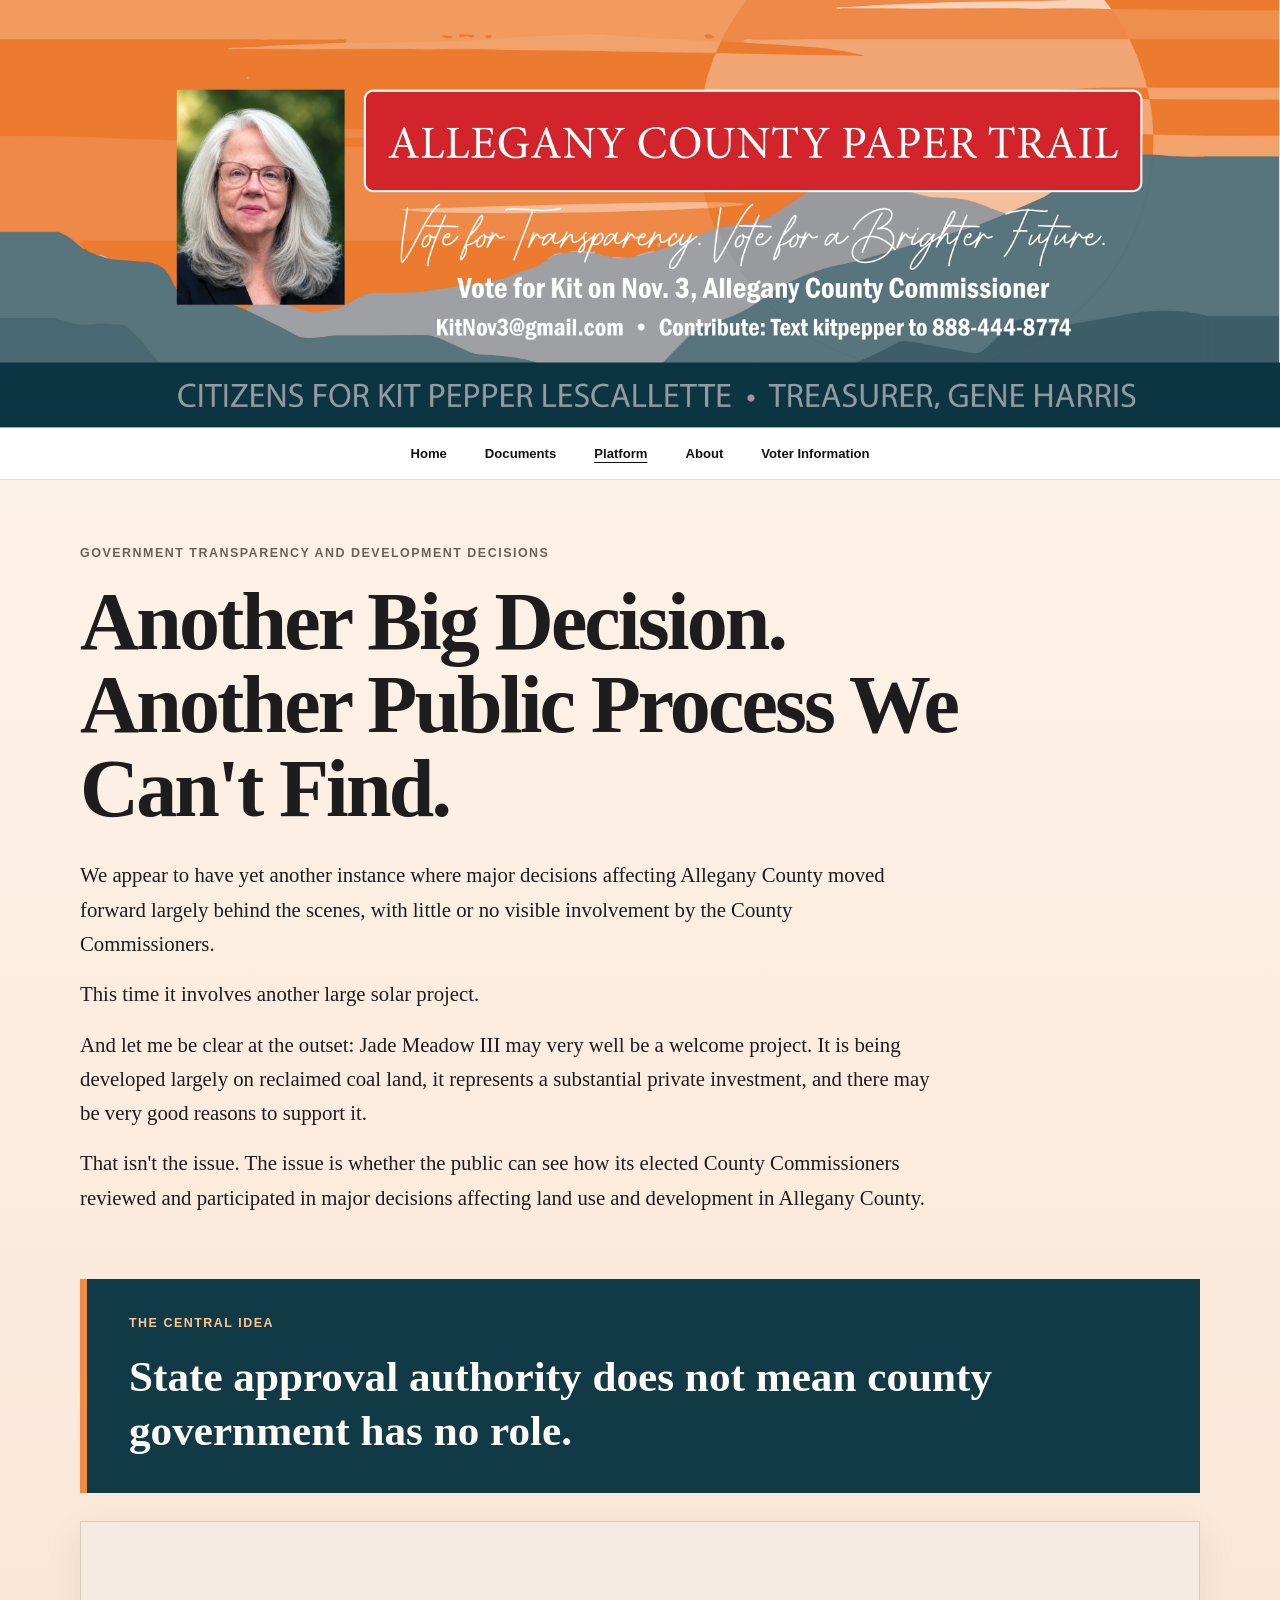
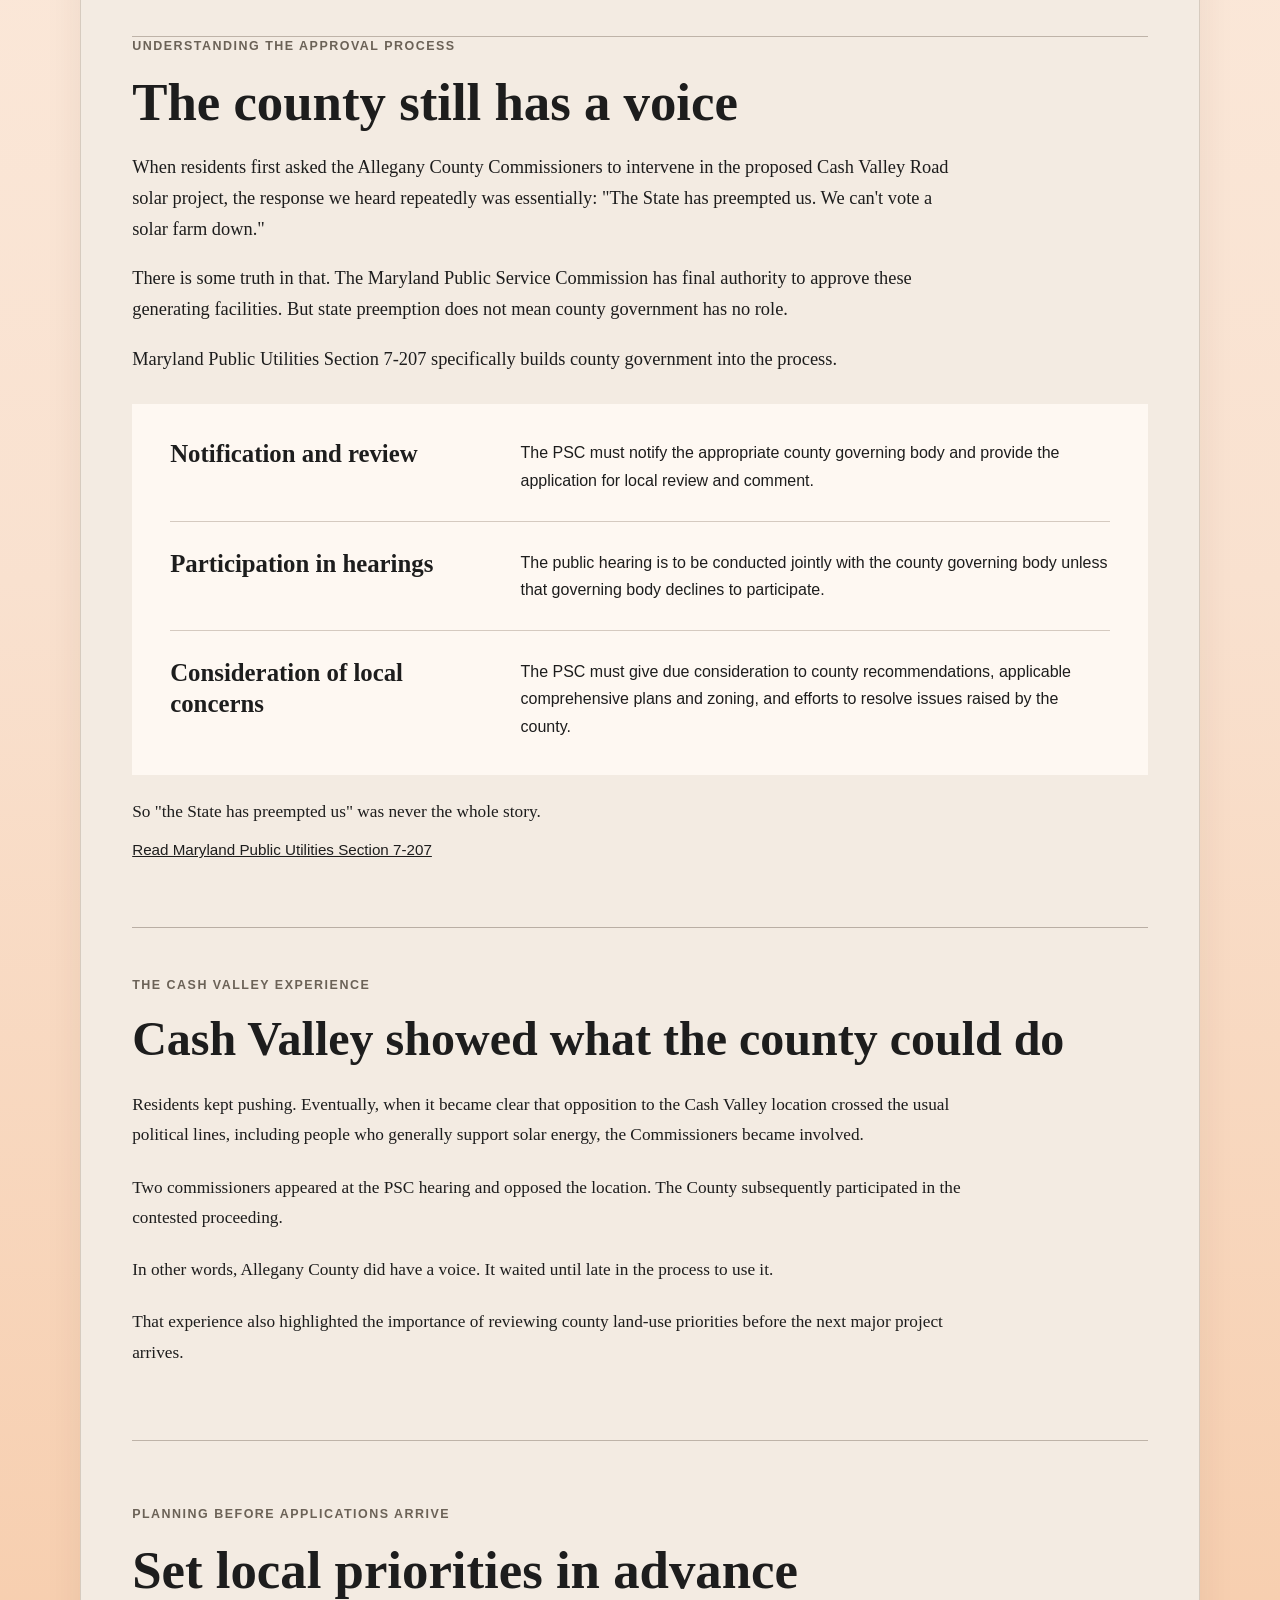
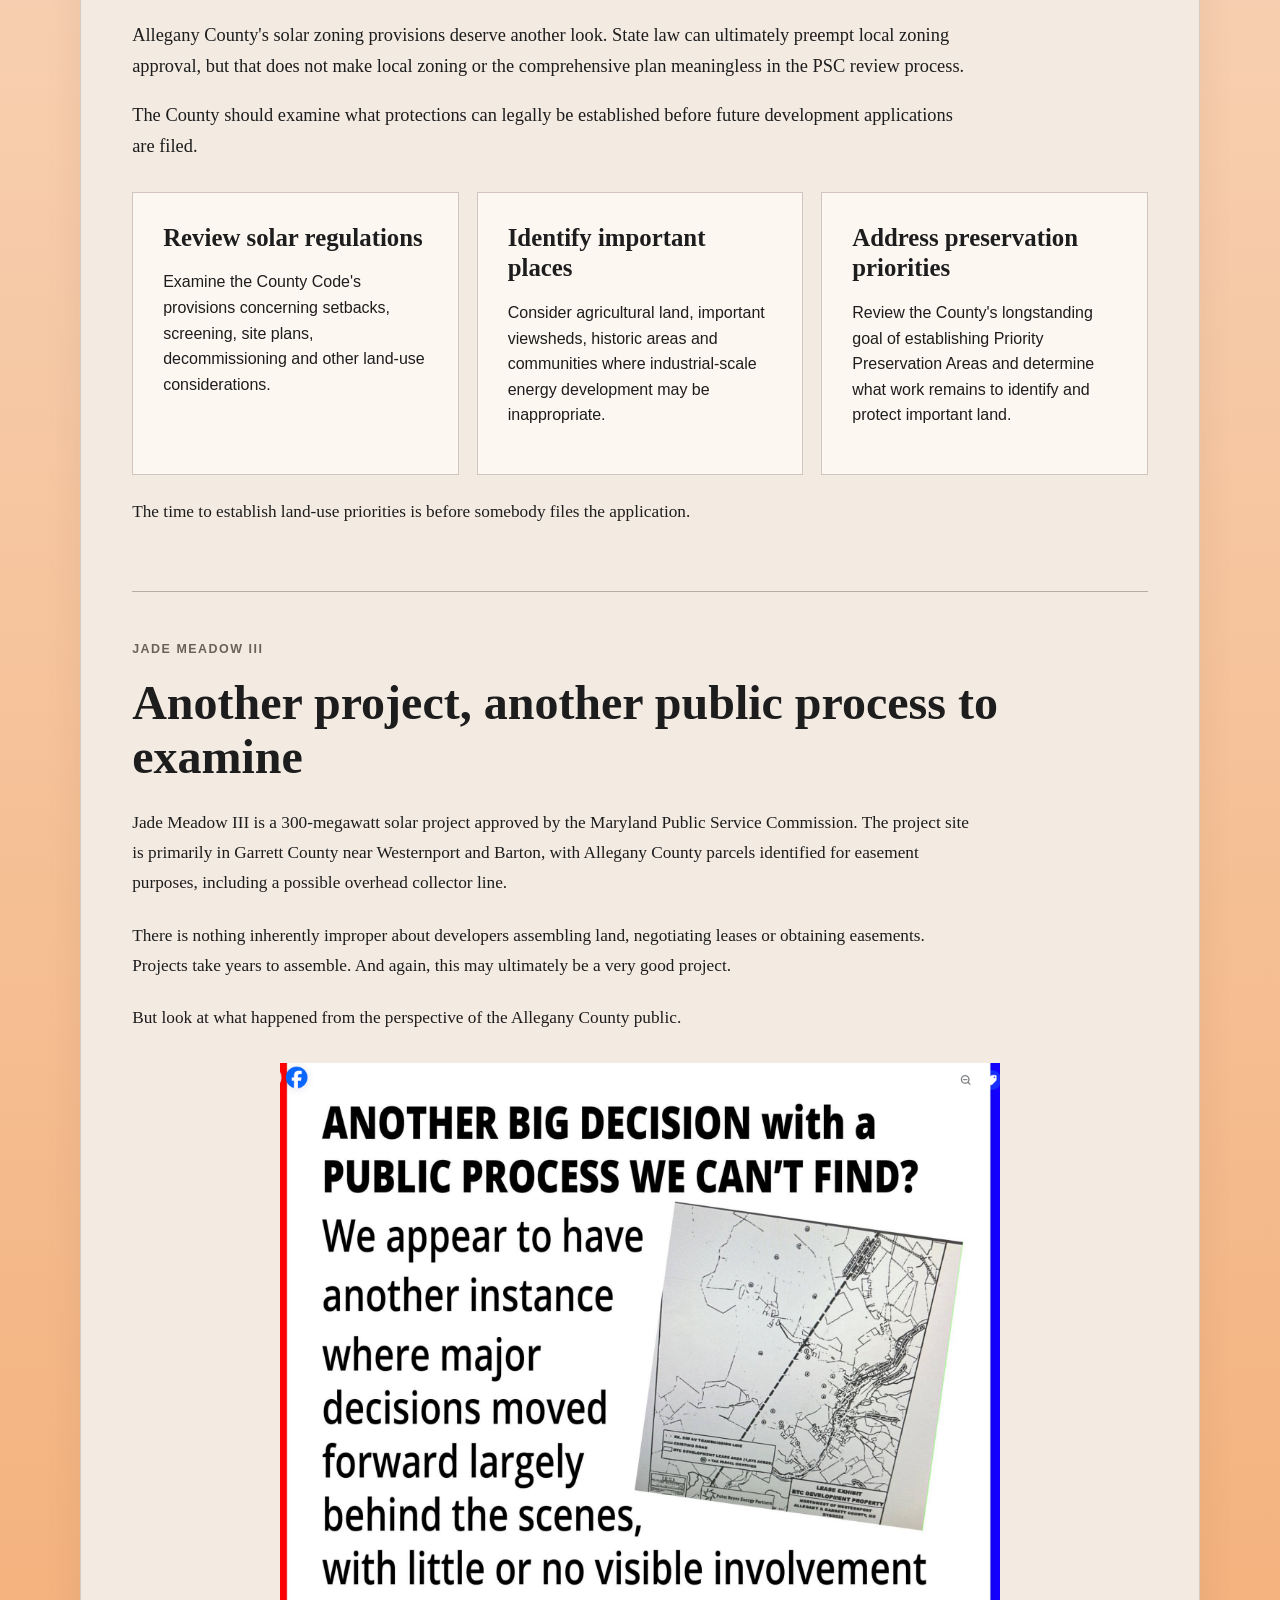
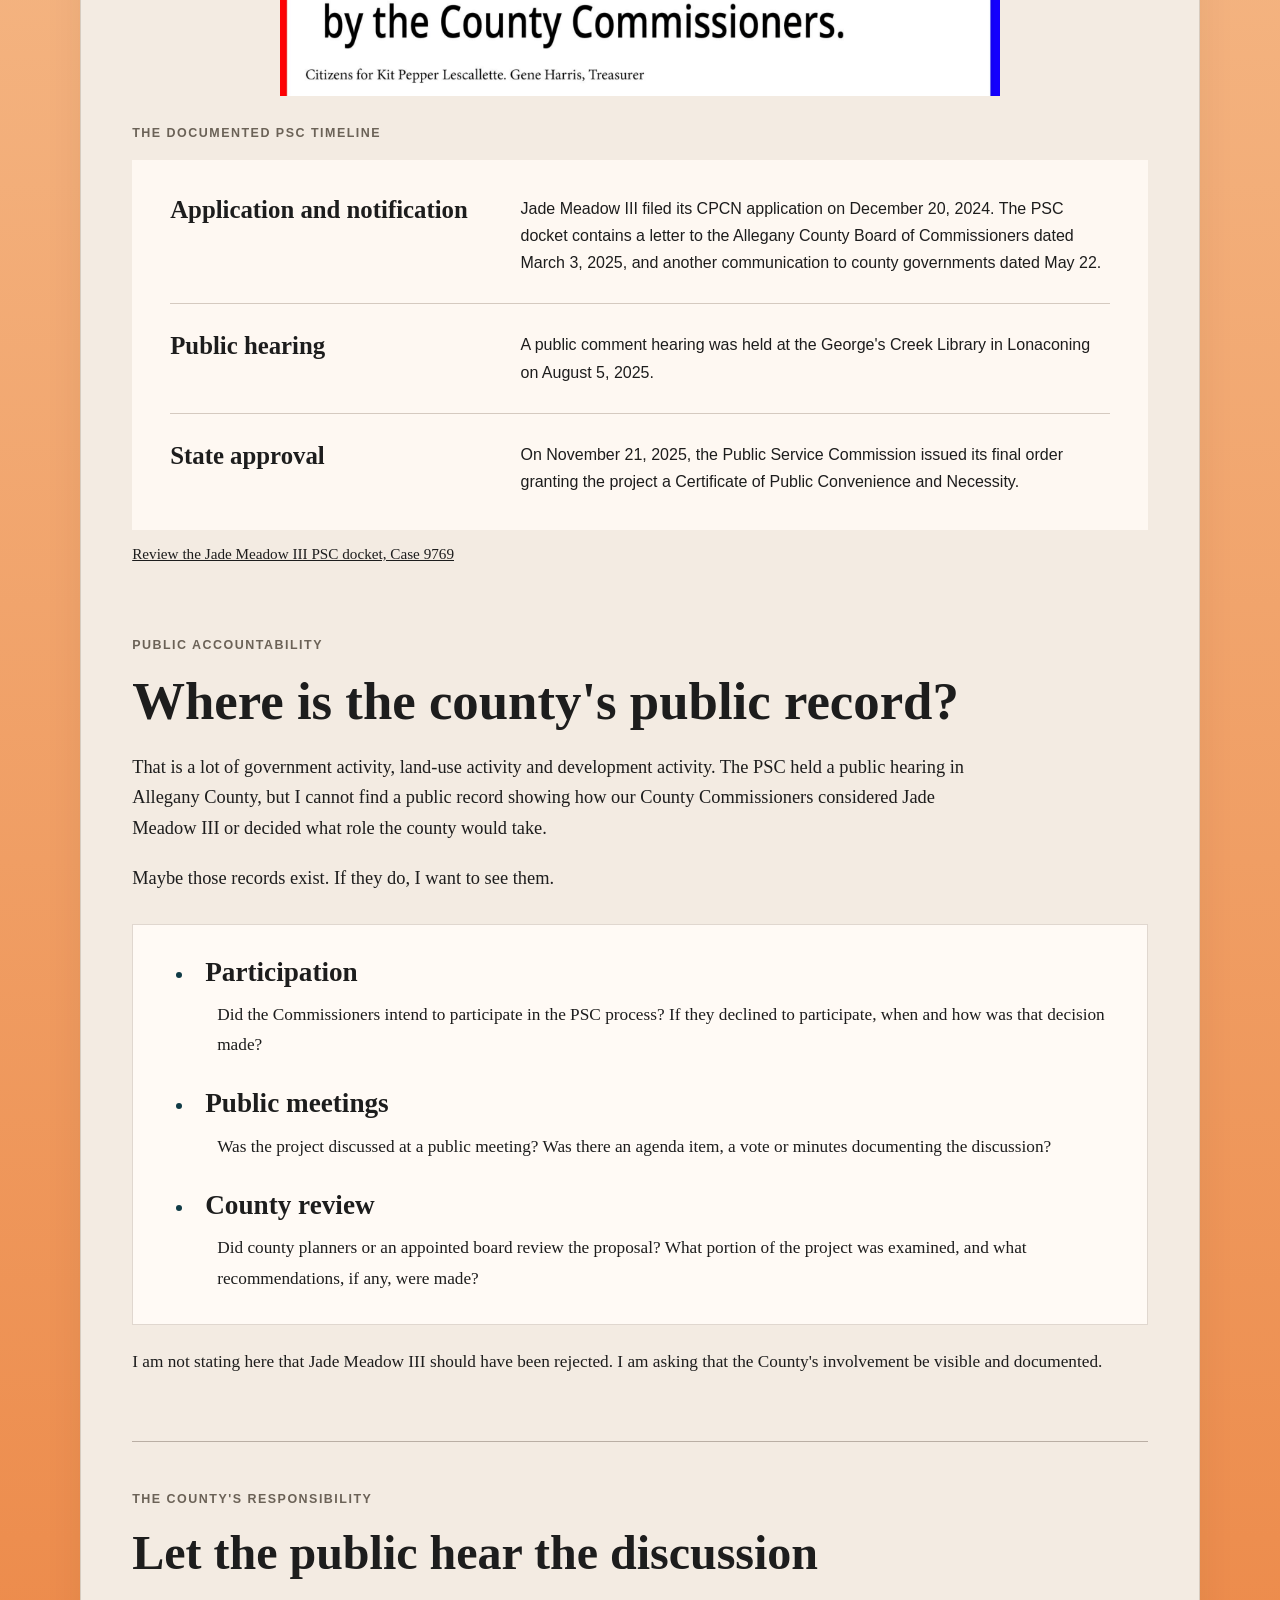
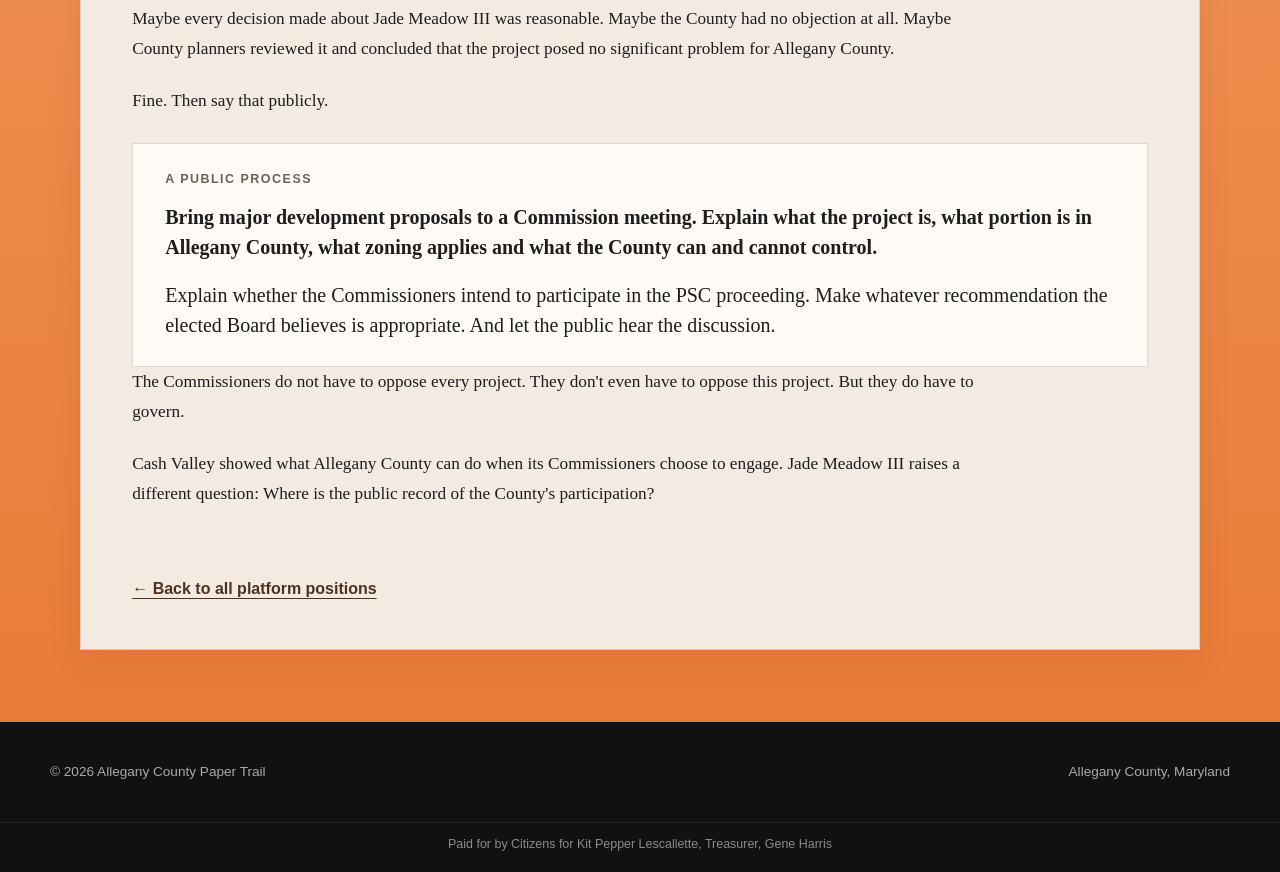
<file: platform/public-development-decisions/index.html>
<!DOCTYPE html>
<html lang="en">
<head>
    <meta charset="UTF-8">
    <meta name="viewport" content="width=device-width, initial-scale=1.0">
    <title>Public Development Decisions | Allegany County Paper Trail</title>
    <meta name="description" content="Kit Pepper Lescallette's platform statement on transparency, public participation and Allegany County's role in major development decisions.">
    <link rel="stylesheet" href="../../assets/css/styles.css">
    <link rel="stylesheet" href="../../assets/css/luke-story.css">
    <link rel="stylesheet" href="../../assets/css/collection-pages.css">
    <link rel="stylesheet" href="../../assets/css/platform.css">
    <link rel="stylesheet" href="../../assets/css/public-development.css">
</head>
<body>

<section class="site-banner">
    <img src="../../assets/images/acpt-banner.webp" alt="Allegany County Paper Trail banner for Kit Pepper Lescallette">
</section>

<nav class="banner-nav" aria-label="Main navigation">
    <a href="../../index.html">Home</a>
    <a href="../../index.html#documents">Documents</a>
    <a href="../" aria-current="page">Platform</a>
    <a href="../../index.html#about">About</a>
    <a href="../../voter-information/">Voter Information</a>
</nav>

<main class="proposal-page public-development-platform-page">

    <header class="proposal-hero">
        <p class="section-kicker">Government Transparency and Development Decisions</p>
        <h1>Another Big Decision. Another Public Process We Can't Find.</h1>

        <div class="proposal-lead">
            <p>We appear to have yet another instance where major decisions affecting Allegany County moved forward largely behind the scenes, with little or no visible involvement by the County Commissioners.</p>

            <p>This time it involves another large solar project.</p>

            <p>And let me be clear at the outset: Jade Meadow III may very well be a welcome project. It is being developed largely on reclaimed coal land, it represents a substantial private investment, and there may be very good reasons to support it.</p>

            <p>That isn't the issue. The issue is whether the public can see how its elected County Commissioners reviewed and participated in major decisions affecting land use and development in Allegany County.</p>
        </div>
    </header>

    <div class="proposal-thesis">
        <p class="section-kicker">The central idea</p>
        <p>State approval authority does not mean county government has no role.</p>
    </div>

    <div class="proposal-content-panel">

        <section class="proposal-section proposal-goals-section" aria-labelledby="authority-heading">
            <div class="proposal-section-intro">
                <p class="section-kicker">Understanding the approval process</p>
                <h2 id="authority-heading">The county still has a voice</h2>

                <p>When residents first asked the Allegany County Commissioners to intervene in the proposed Cash Valley Road solar project, the response we heard repeatedly was essentially: "The State has preempted us. We can't vote a solar farm down."</p>

                <p>There is some truth in that. The Maryland Public Service Commission has final authority to approve these generating facilities. But state preemption does not mean county government has no role.</p>

                <p>Maryland Public Utilities Section 7-207 specifically builds county government into the process.</p>
            </div>

            <div class="proposal-goals">
                <article class="proposal-goal">
                    <h3>Notification and review</h3>
                    <p>The PSC must notify the appropriate county governing body and provide the application for local review and comment.</p>
                </article>

                <article class="proposal-goal">
                    <h3>Participation in hearings</h3>
                    <p>The public hearing is to be conducted jointly with the county governing body unless that governing body declines to participate.</p>
                </article>

                <article class="proposal-goal">
                    <h3>Consideration of local concerns</h3>
                    <p>The PSC must give due consideration to county recommendations, applicable comprehensive plans and zoning, and efforts to resolve issues raised by the county.</p>
                </article>
            </div>

            <p class="proposal-editorial-followup">So "the State has preempted us" was never the whole story.</p>

            <p class="proposal-source-link"><a href="https://mgaleg.maryland.gov/mgawebsite/Laws/StatuteText?article=gpu&amp;section=7-207" target="_blank" rel="noopener noreferrer">Read Maryland Public Utilities Section 7-207</a></p>
        </section>

        <section class="proposal-narrative-section" aria-labelledby="cash-heading">
            <p class="section-kicker">The Cash Valley experience</p>
            <h2 id="cash-heading">Cash Valley showed what the county could do</h2>

            <p>Residents kept pushing. Eventually, when it became clear that opposition to the Cash Valley location crossed the usual political lines, including people who generally support solar energy, the Commissioners became involved.</p>

            <p>Two commissioners appeared at the PSC hearing and opposed the location. The County subsequently participated in the contested proceeding.</p>

            <p>In other words, Allegany County did have a voice. It waited until late in the process to use it.</p>

            <p>That experience also highlighted the importance of reviewing county land-use priorities before the next major project arrives.</p>
        </section>

        <section class="proposal-section proposal-disciplines-section" aria-labelledby="planning-heading">
            <div class="proposal-section-intro">
                <p class="section-kicker">Planning before applications arrive</p>
                <h2 id="planning-heading">Set local priorities in advance</h2>

                <p>Allegany County's solar zoning provisions deserve another look. State law can ultimately preempt local zoning approval, but that does not make local zoning or the comprehensive plan meaningless in the PSC review process.</p>

                <p>The County should examine what protections can legally be established before future development applications are filed.</p>
            </div>

            <div class="proposal-disciplines">
                <div class="proposal-discipline-group">
                    <h3>Review solar regulations</h3>
                    <p>Examine the County Code's provisions concerning setbacks, screening, site plans, decommissioning and other land-use considerations.</p>
                </div>

                <div class="proposal-discipline-group">
                    <h3>Identify important places</h3>
                    <p>Consider agricultural land, important viewsheds, historic areas and communities where industrial-scale energy development may be inappropriate.</p>
                </div>

                <div class="proposal-discipline-group">
                    <h3>Address preservation priorities</h3>
                    <p>Review the County's longstanding goal of establishing Priority Preservation Areas and determine what work remains to identify and protect important land.</p>
                </div>
            </div>

            <p class="proposal-editorial-followup">The time to establish land-use priorities is before somebody files the application.</p>
        </section>

        <section class="proposal-narrative-section" aria-labelledby="jade-heading">
            <p class="section-kicker">Jade Meadow III</p>
            <h2 id="jade-heading">Another project, another public process to examine</h2>

            <p>Jade Meadow III is a 300-megawatt solar project approved by the Maryland Public Service Commission. The project site is primarily in Garrett County near Westernport and Barton, with Allegany County parcels identified for easement purposes, including a possible overhead collector line.</p>

            <p>There is nothing inherently improper about developers assembling land, negotiating leases or obtaining easements. Projects take years to assemble. And again, this may ultimately be a very good project.</p>

            <p>But look at what happened from the perspective of the Allegany County public.</p>

            <figure style="display:block; width:100%; max-width:720px; margin:30px auto 28px;">
                <img src="../../assets/images/platform/platformwatershed.png" alt="Kit Pepper Lescallette campaign graphic raising questions about the public process for a major land-use decision, with a property map and campaign attribution." style="display:block; width:100%; max-width:100%; height:auto;">
            </figure>

            <p class="section-kicker">The documented PSC timeline</p>

            <div class="proposal-goals">
                <article class="proposal-goal">
                    <h3>Application and notification</h3>
                    <p>Jade Meadow III filed its CPCN application on December 20, 2024. The PSC docket contains a letter to the Allegany County Board of Commissioners dated March 3, 2025, and another communication to county governments dated May 22.</p>
                </article>

                <article class="proposal-goal">
                    <h3>Public hearing</h3>
                    <p>A public comment hearing was held at the George's Creek Library in Lonaconing on August 5, 2025.</p>
                </article>

                <article class="proposal-goal">
                    <h3>State approval</h3>
                    <p>On November 21, 2025, the Public Service Commission issued its final order granting the project a Certificate of Public Convenience and Necessity.</p>
                </article>
            </div>

            <p class="proposal-source-link"><a href="https://webpscxb.pscmaryland.com/DMS/case/9769" target="_blank" rel="noopener noreferrer">Review the Jade Meadow III PSC docket, Case 9769</a></p>
        </section>

        <section class="proposal-section" aria-labelledby="records-heading">
            <div class="proposal-section-intro">
                <p class="section-kicker">Public accountability</p>
                <h2 id="records-heading">Where is the county's public record?</h2>

                <p>That is a lot of government activity, land-use activity and development activity. The PSC held a public hearing in Allegany County, but I cannot find a public record showing how our County Commissioners considered Jade Meadow III or decided what role the county would take.</p>

                <p>Maybe those records exist. If they do, I want to see them.</p>
            </div>

            <ul class="proposal-outline">
                <li>
                    <h3>Participation</h3>
                    <p>Did the Commissioners intend to participate in the PSC process? If they declined to participate, when and how was that decision made?</p>
                </li>

                <li>
                    <h3>Public meetings</h3>
                    <p>Was the project discussed at a public meeting? Was there an agenda item, a vote or minutes documenting the discussion?</p>
                </li>

                <li>
                    <h3>County review</h3>
                    <p>Did county planners or an appointed board review the proposal? What portion of the project was examined, and what recommendations, if any, were made?</p>
                </li>
            </ul>

            <p class="proposal-editorial-followup">I am not stating here that Jade Meadow III should have been rejected. I am asking that the County's involvement be visible and documented.</p>
        </section>

        <section class="proposal-narrative-section" aria-labelledby="response-heading">
            <p class="section-kicker">The county's responsibility</p>
            <h2 id="response-heading">Let the public hear the discussion</h2>

            <p>Maybe every decision made about Jade Meadow III was reasonable. Maybe the County had no objection at all. Maybe County planners reviewed it and concluded that the project posed no significant problem for Allegany County.</p>

            <p>Fine. Then say that publicly.</p>

            <div class="proposal-action-box">
                <p class="section-kicker">A public process</p>

                <p class="proposal-action-text">Bring major development proposals to a Commission meeting. Explain what the project is, what portion is in Allegany County, what zoning applies and what the County can and cannot control.</p>

                <p class="proposal-action-text">Explain whether the Commissioners intend to participate in the PSC proceeding. Make whatever recommendation the elected Board believes is appropriate. And let the public hear the discussion.</p>
            </div>

            <p>The Commissioners do not have to oppose every project. They don't even have to oppose this project. But they do have to govern.</p>

            <p>Cash Valley showed what Allegany County can do when its Commissioners choose to engage. Jade Meadow III raises a different question: Where is the public record of the County's participation?</p>
        </section>

        <div class="proposal-footer-nav">
            <a href="../">&larr; Back to all platform positions</a>
        </div>

    </div>

</main>

<footer class="site-footer">
    <div class="footer-inner">
        <p>&copy; 2026 Allegany County Paper Trail</p>
        <p>Allegany County, Maryland</p>
    </div>
    <p class="campaign-disclaimer">Paid for by Citizens for Kit Pepper Lescallette, Treasurer, Gene Harris</p>
</footer>

<!-- Cloudflare Web Analytics -->
<script type="module" src="https://static.cloudflareinsights.com/beacon.min.js" data-cf-beacon='{"token":"048312696fd843c7a0aa2223e8cd7665"}'></script>
<!-- End Cloudflare Web Analytics -->

</body>
</html>
</file>
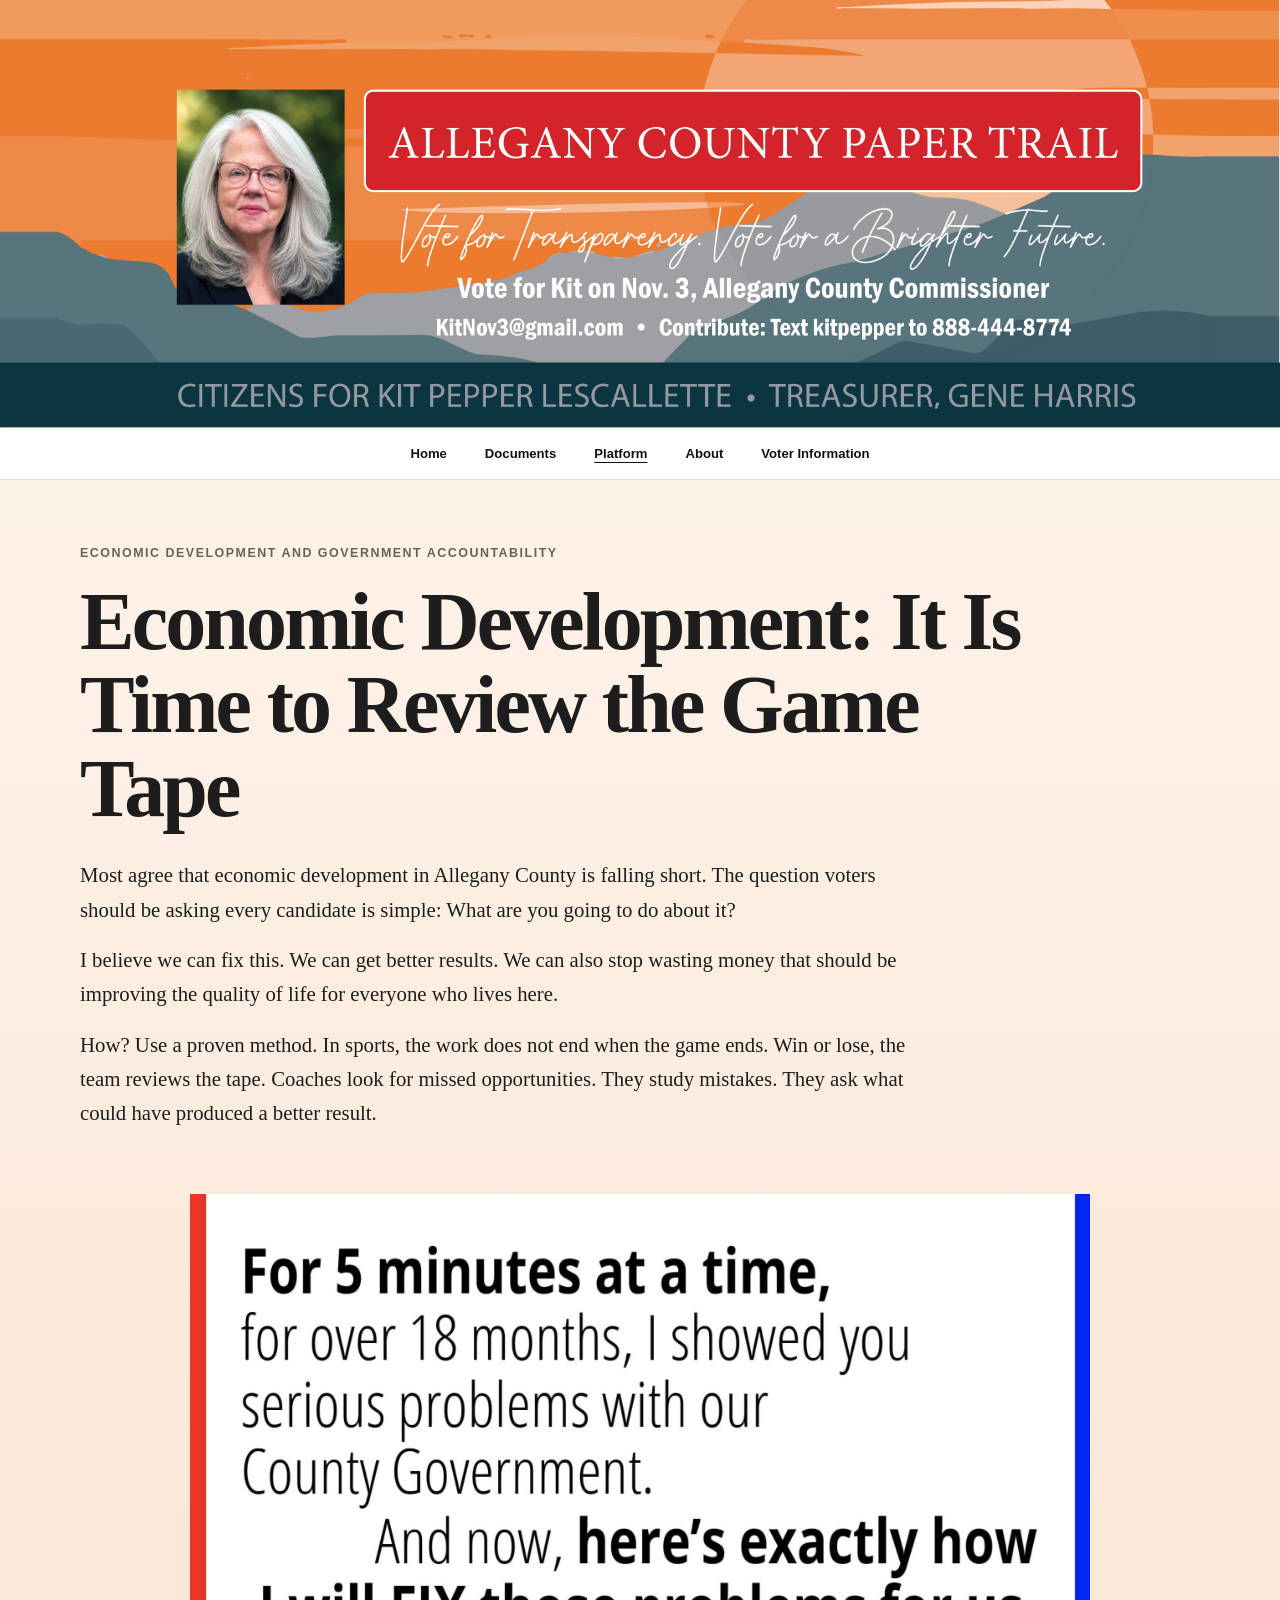
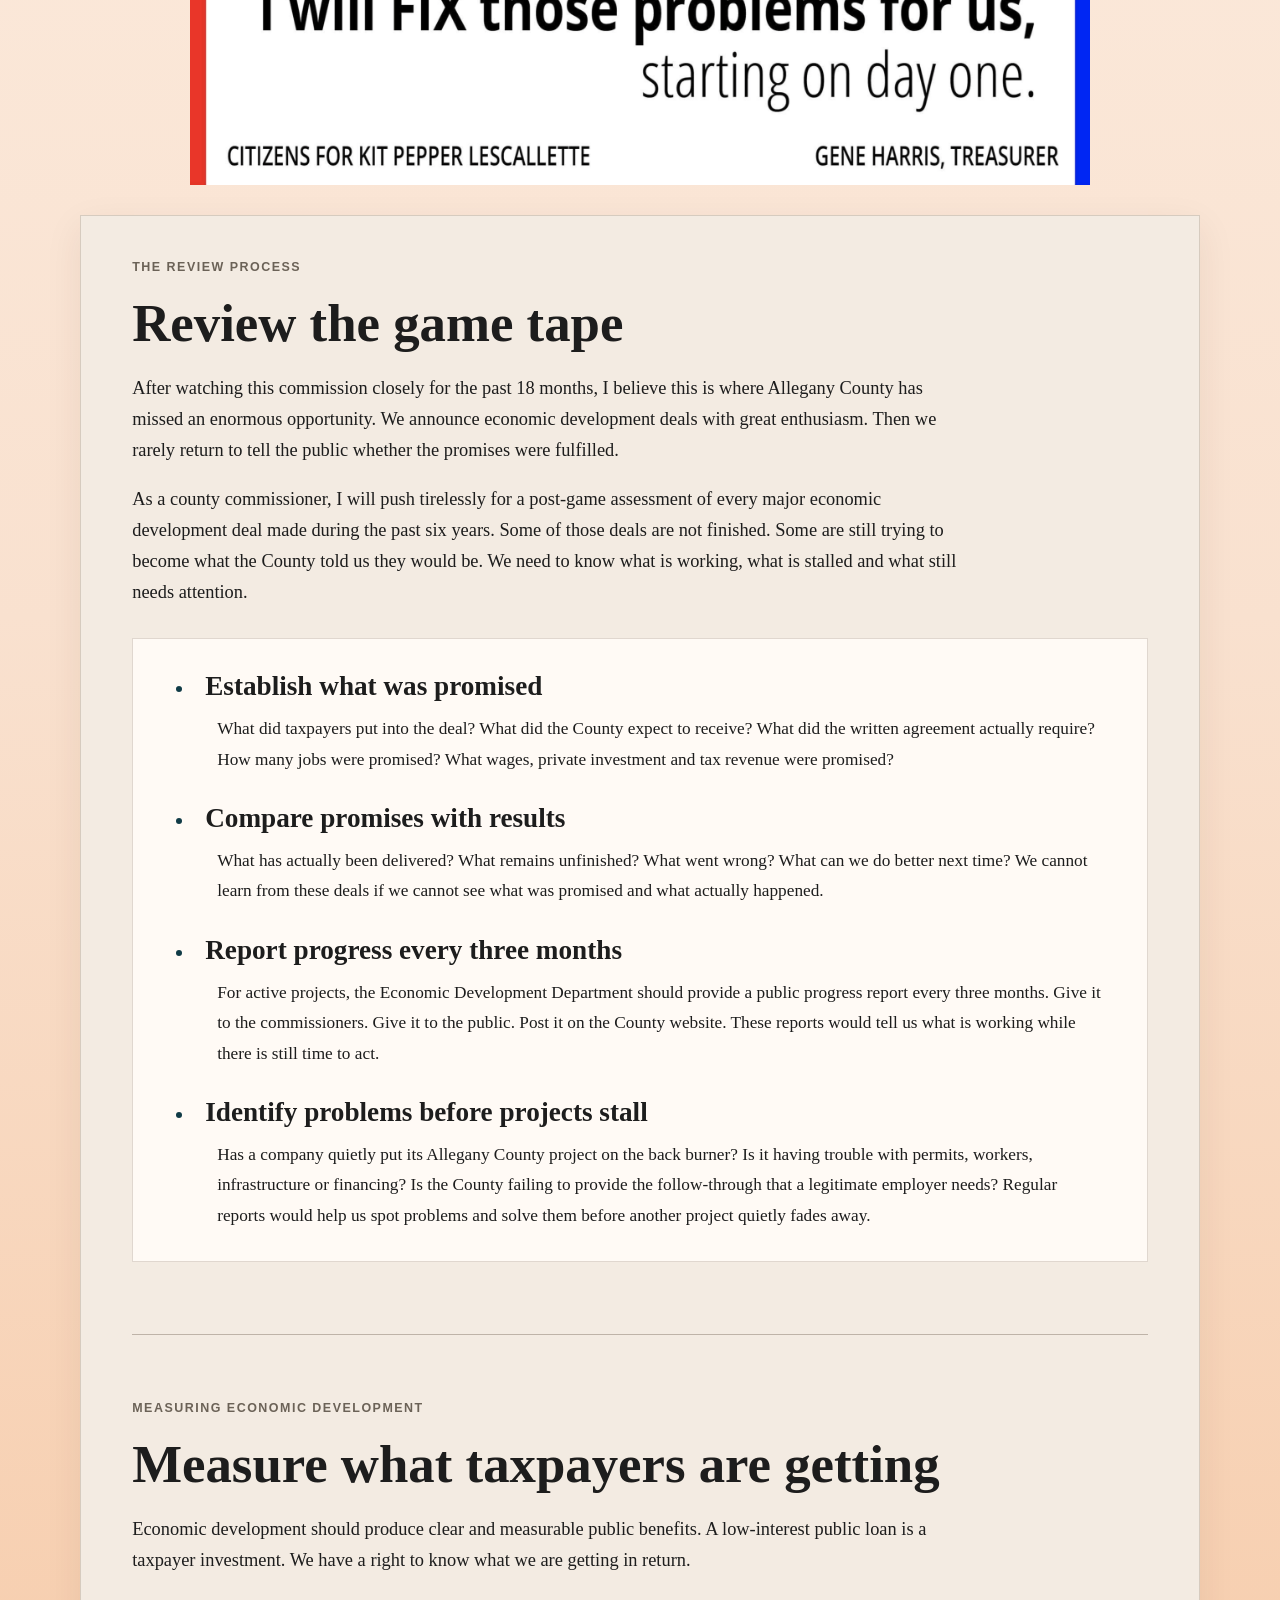
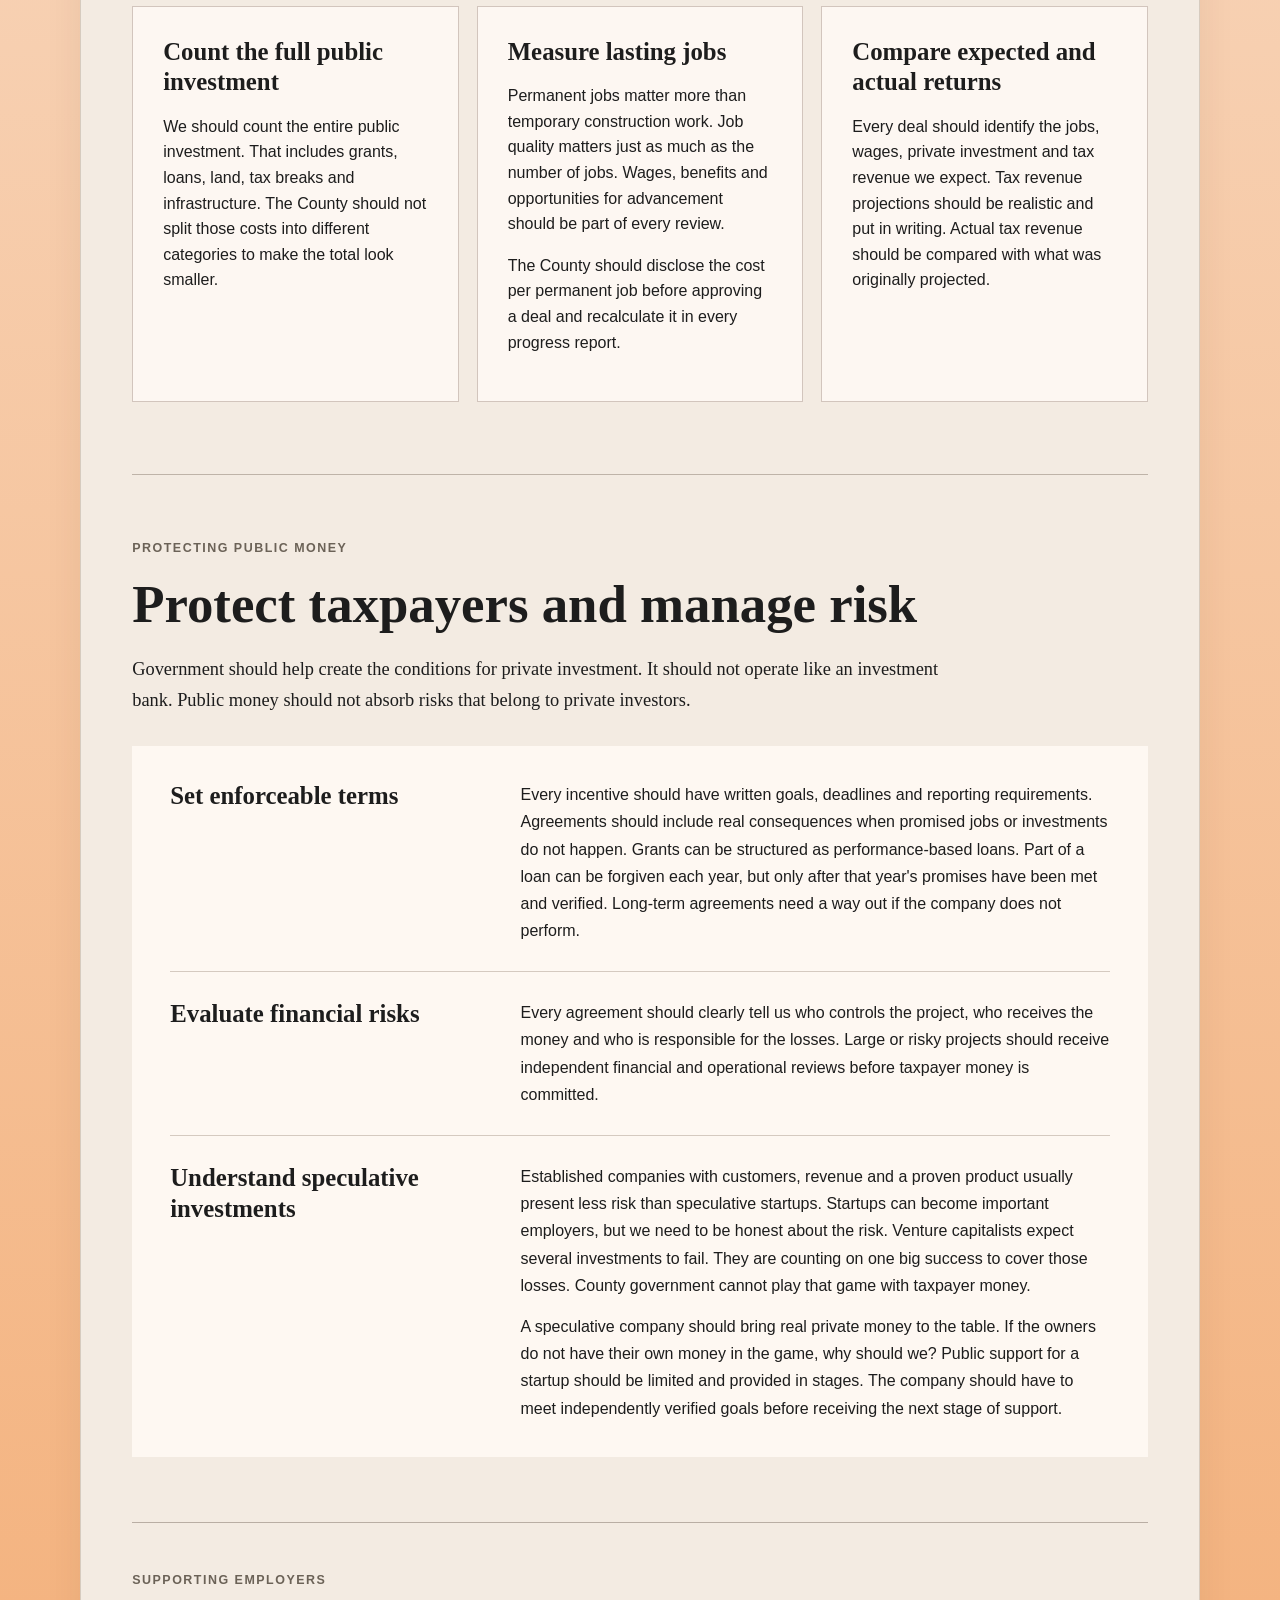
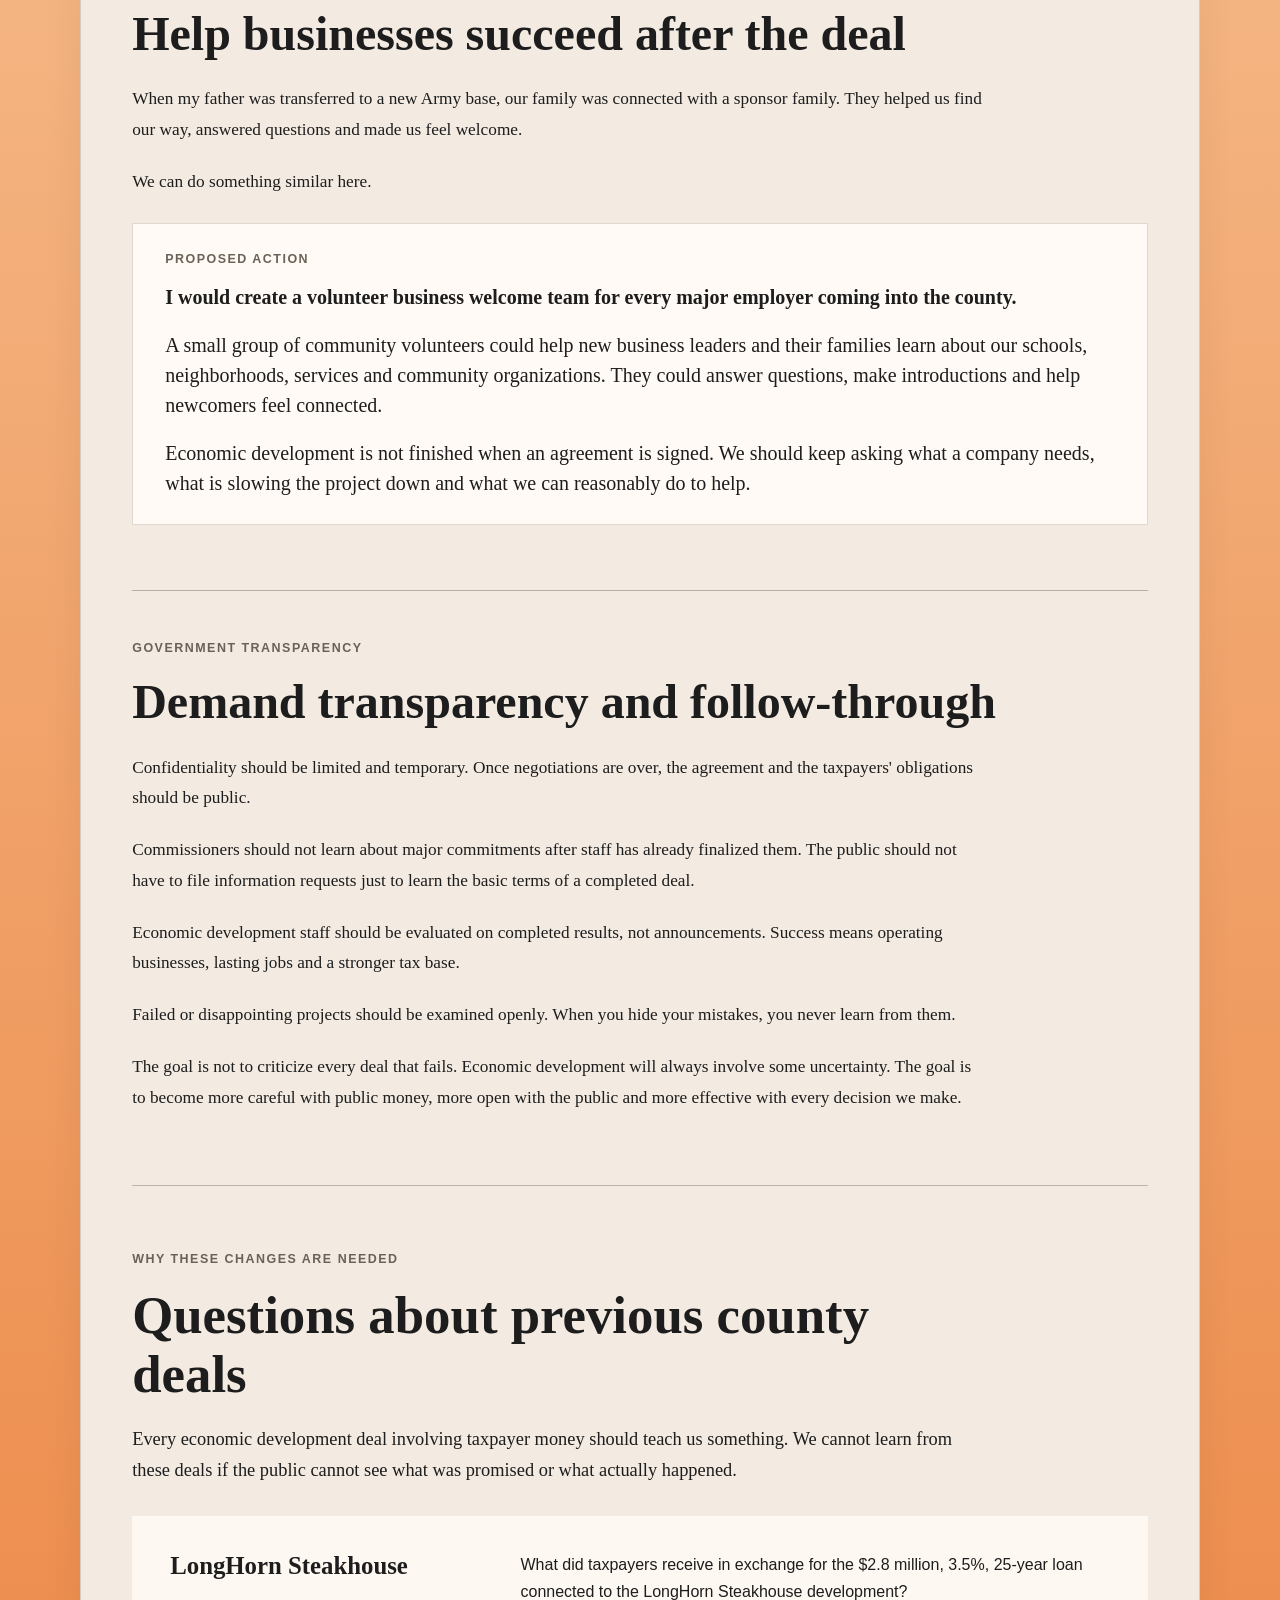
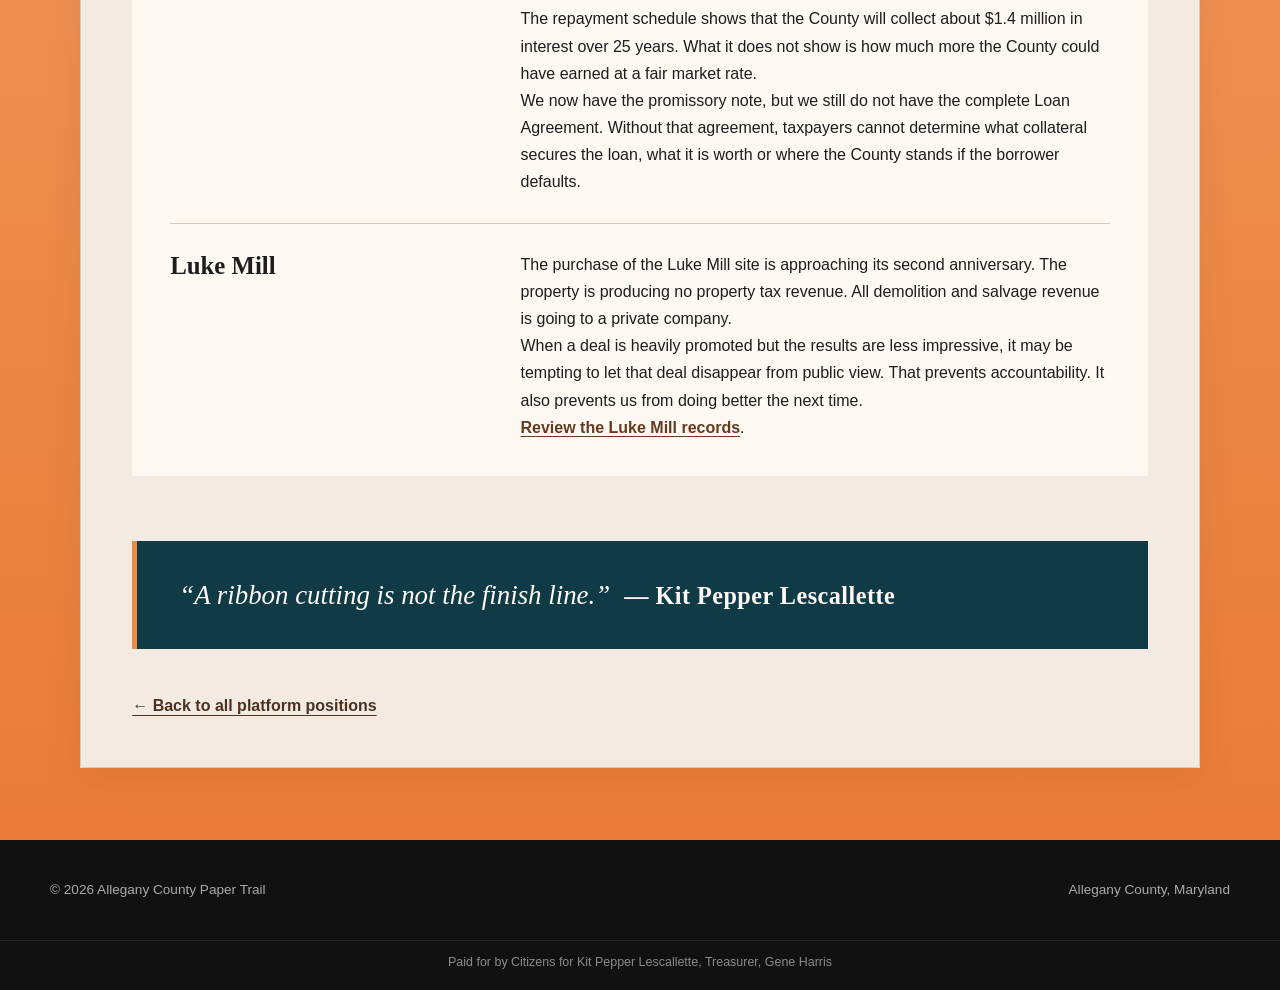
<file: platform/review-the-game-tape/index.html>
<!DOCTYPE html>
<html lang="en">
<head>
    <meta charset="UTF-8">
    <meta name="viewport" content="width=device-width, initial-scale=1.0">
    <title>Review the Game Tape | Allegany County Paper Trail</title>
    <meta name="description" content="Kit Pepper Lescallette's proposal to review economic development deals and protect taxpayers.">
    <link rel="stylesheet" href="../../assets/css/styles.css">
    <link rel="stylesheet" href="../../assets/css/luke-story.css">
    <link rel="stylesheet" href="../../assets/css/collection-pages.css">
    <link rel="stylesheet" href="../../assets/css/platform.css">
</head>
<body>

<section class="site-banner">
    <img src="../../assets/images/acpt-banner.webp" alt="Allegany County Paper Trail banner for Kit Pepper Lescallette">
</section>

<nav class="banner-nav" aria-label="Main navigation">
    <a href="../../index.html">Home</a>
    <a href="../../index.html#documents">Documents</a>
    <a href="../" aria-current="page">Platform</a>
    <a href="../../index.html#about">About</a>
    <a href="../../voter-information/">Voter Information</a>
</nav>

<main class="proposal-page">

    <header class="proposal-hero">
        <p class="section-kicker">Economic Development and Government Accountability</p>
        <h1>Economic Development: It Is Time to Review the Game Tape</h1>

        <div class="proposal-lead">
            <p>Most agree that economic development in Allegany County is falling short. The question voters should be asking every candidate is simple: What are you going to do about it?</p>

            <p>I believe we can fix this. We can get better results. We can also stop wasting money that should be improving the quality of life for everyone who lives here.</p>

            <p>How? Use a proven method. In sports, the work does not end when the game ends. Win or lose, the team reviews the tape. Coaches look for missed opportunities. They study mistakes. They ask what could have produced a better result.</p>
        </div>
    </header>

    <figure class="proposal-midpage-art">
            <img src="../../assets/images/platform/kit-five-minutes.png" alt="Campaign statement: For five minutes at a time, for over 18 months, I showed you serious problems with our county government. Now here is how I will fix those problems, starting on day one." loading="lazy">
        </figure>

    <div class="proposal-content-panel">

    <section class="proposal-section" aria-labelledby="review-heading">
        <div class="proposal-section-intro">
            <p class="section-kicker">The review process</p>
            <h2 id="review-heading">Review the game tape</h2>

            <p>After watching this commission closely for the past 18 months, I believe this is where Allegany County has missed an enormous opportunity. We announce economic development deals with great enthusiasm. Then we rarely return to tell the public whether the promises were fulfilled.</p>

            <p>As a county commissioner, I will push tirelessly for a post-game assessment of every major economic development deal made during the past six years. Some of those deals are not finished. Some are still trying to become what the County told us they would be. We need to know what is working, what is stalled and what still needs attention.</p>
        </div>

        <ul class="proposal-outline">
            <li>
                <h3>Establish what was promised</h3>
                <p>What did taxpayers put into the deal? What did the County expect to receive? What did the written agreement actually require? How many jobs were promised? What wages, private investment and tax revenue were promised?</p>
            </li>

            <li>
                <h3>Compare promises with results</h3>
                <p>What has actually been delivered? What remains unfinished? What went wrong? What can we do better next time? We cannot learn from these deals if we cannot see what was promised and what actually happened.</p>
            </li>

            <li>
                <h3>Report progress every three months</h3>
                <p>For active projects, the Economic Development Department should provide a public progress report every three months. Give it to the commissioners. Give it to the public. Post it on the County website. These reports would tell us what is working while there is still time to act.</p>
            </li>

            <li>
                <h3>Identify problems before projects stall</h3>
                <p>Has a company quietly put its Allegany County project on the back burner? Is it having trouble with permits, workers, infrastructure or financing? Is the County failing to provide the follow-through that a legitimate employer needs? Regular reports would help us spot problems and solve them before another project quietly fades away.</p>
            </li>
        </ul>
    </section>

    <section class="proposal-section proposal-disciplines-section" aria-labelledby="measurement-heading">
        <div class="proposal-section-intro">
            <p class="section-kicker">Measuring economic development</p>
            <h2 id="measurement-heading">Measure what taxpayers are getting</h2>

            <p>Economic development should produce clear and measurable public benefits. A low-interest public loan is a taxpayer investment. We have a right to know what we are getting in return.</p>
        </div>

        <div class="proposal-disciplines">
            <div class="proposal-discipline-group">
                <h3>Count the full public investment</h3>
                <p>We should count the entire public investment. That includes grants, loans, land, tax breaks and infrastructure. The County should not split those costs into different categories to make the total look smaller.</p>
            </div>

            <div class="proposal-discipline-group">
                <h3>Measure lasting jobs</h3>
                <p>Permanent jobs matter more than temporary construction work. Job quality matters just as much as the number of jobs. Wages, benefits and opportunities for advancement should be part of every review.</p>
                <p>The County should disclose the cost per permanent job before approving a deal and recalculate it in every progress report.</p>
            </div>

            <div class="proposal-discipline-group">
                <h3>Compare expected and actual returns</h3>
                <p>Every deal should identify the jobs, wages, private investment and tax revenue we expect. Tax revenue projections should be realistic and put in writing. Actual tax revenue should be compared with what was originally projected.</p>
            </div>
        </div>
    </section>

            
<section class="proposal-section proposal-goals-section" aria-labelledby="protection-heading">
        <div class="proposal-section-intro">
            <p class="section-kicker">Protecting public money</p>
            <h2 id="protection-heading">Protect taxpayers and manage risk</h2>

            <p>Government should help create the conditions for private investment. It should not operate like an investment bank. Public money should not absorb risks that belong to private investors.</p>
        </div>

        <div class="proposal-goals">
            <article class="proposal-goal">
                <h3>Set enforceable terms</h3>
                <p>Every incentive should have written goals, deadlines and reporting requirements. Agreements should include real consequences when promised jobs or investments do not happen. Grants can be structured as performance-based loans. Part of a loan can be forgiven each year, but only after that year's promises have been met and verified. Long-term agreements need a way out if the company does not perform.</p>
            </article>

            <article class="proposal-goal">
                <h3>Evaluate financial risks</h3>
                <p>Every agreement should clearly tell us who controls the project, who receives the money and who is responsible for the losses. Large or risky projects should receive independent financial and operational reviews before taxpayer money is committed.</p>
            </article>

            <article class="proposal-goal">
                <h3>Understand speculative investments</h3>
                <div class="proposal-goal-copy">
    <p>Established companies with customers, revenue and a proven product usually present less risk than speculative startups. Startups can become important employers, but we need to be honest about the risk. Venture capitalists expect several investments to fail. They are counting on one big success to cover those losses. County government cannot play that game with taxpayer money.</p>
    <p>A speculative company should bring real private money to the table. If the owners do not have their own money in the game, why should we? Public support for a startup should be limited and provided in stages. The company should have to meet independently verified goals before receiving the next stage of support.</p>
</div>
            </article>
        </div>
    </section>

    <section class="proposal-narrative-section" aria-labelledby="employers-heading">
    <p class="section-kicker">Supporting employers</p>
    <h2 id="employers-heading">Help businesses succeed after the deal</h2>

    <p>When my father was transferred to a new Army base, our family was connected with a sponsor family. They helped us find our way, answered questions and made us feel welcome.</p>

    <p>We can do something similar here.</p>

    <div class="proposal-action-box">
        <p class="section-kicker">Proposed action</p>

        <p class="proposal-action-text">I would create a volunteer business welcome team for every major employer coming into the county.</p>

        <p class="proposal-action-text">A small group of community volunteers could help new business leaders and their families learn about our schools, neighborhoods, services and community organizations. They could answer questions, make introductions and help newcomers feel connected.</p>

        <p class="proposal-action-text">Economic development is not finished when an agreement is signed. We should keep asking what a company needs, what is slowing the project down and what we can reasonably do to help.</p>
    </div>
</section>

    <section class="proposal-narrative-section" aria-labelledby="transparency-heading">
        <p class="section-kicker">Government transparency</p>
        <h2 id="transparency-heading">Demand transparency and follow-through</h2>

        <p>Confidentiality should be limited and temporary. Once negotiations are over, the agreement and the taxpayers' obligations should be public.</p>

        <p>Commissioners should not learn about major commitments after staff has already finalized them. The public should not have to file information requests just to learn the basic terms of a completed deal.</p>

        <p>Economic development staff should be evaluated on completed results, not announcements. Success means operating businesses, lasting jobs and a stronger tax base.</p>

        <p>Failed or disappointing projects should be examined openly. When you hide your mistakes, you never learn from them.</p>

        <p>The goal is not to criticize every deal that fails. Economic development will always involve some uncertainty. The goal is to become more careful with public money, more open with the public and more effective with every decision we make.</p>
    </section>

    <section class="proposal-section proposal-goals-section" aria-labelledby="examples-heading">
        <div class="proposal-section-intro">
            <p class="section-kicker">Why these changes are needed</p>
            <h2 id="examples-heading">Questions about previous county deals</h2>

            <p>Every economic development deal involving taxpayer money should teach us something. We cannot learn from these deals if the public cannot see what was promised or what actually happened.</p>
        </div>

        <div class="proposal-goals">
            <article class="proposal-goal">
                <h3>LongHorn Steakhouse</h3>
                <div>
                    <p>What did taxpayers receive in exchange for the $2.8 million, 3.5%, 25-year loan connected to the LongHorn Steakhouse development?</p>
                    <p>The repayment schedule shows that the County will collect about $1.4 million in interest over 25 years. What it does not show is how much more the County could have earned at a fair market rate.</p>
                    <p>We now have the promissory note, but we still do not have the complete Loan Agreement. Without that agreement, taxpayers cannot determine what collateral secures the loan, what it is worth or where the County stands if the borrower defaults.</p>
                </div>
            </article>

            <article class="proposal-goal">
                <h3>Luke Mill</h3>
                <div>
                    <p>The purchase of the Luke Mill site is approaching its second anniversary. The property is producing no property tax revenue. All demolition and salvage revenue is going to a private company.</p>
                    <p>When a deal is heavily promoted but the results are less impressive, it may be tempting to let that deal disappear from public view. That prevents accountability. It also prevents us from doing better the next time.</p>
                    <p><a class="source-link" href="../../luke-mill/">Review the Luke Mill records</a>.</p>
                </div>
            </article>
        </div>
    </section>

    <section class="proposal-quote-banner" aria-label="Closing statement">
        <p class="proposal-quote-text">
            <span class="proposal-quote-second">&ldquo;A ribbon cutting is not the finish line.&rdquo; <strong class="proposal-quote-attribution">&mdash; Kit Pepper Lescallette</strong></span>
        </p>
    </section>

    <div class="proposal-footer-nav">
        <a href="../">&larr; Back to all platform positions</a>
    </div>

</div>
</main>

<footer class="site-footer">
    <div class="footer-inner">
        <p>&copy; 2026 Allegany County Paper Trail</p>
        <p>Allegany County, Maryland</p>
    </div>
    <p class="campaign-disclaimer">Paid for by Citizens for Kit Pepper Lescallette, Treasurer, Gene Harris</p>
</footer>

<!-- Cloudflare Web Analytics -->
<script type="module" src="https://static.cloudflareinsights.com/beacon.min.js" data-cf-beacon='{"token":"048312696fd843c7a0aa2223e8cd7665"}'></script>
<!-- End Cloudflare Web Analytics -->

</body>
</html>
</file>
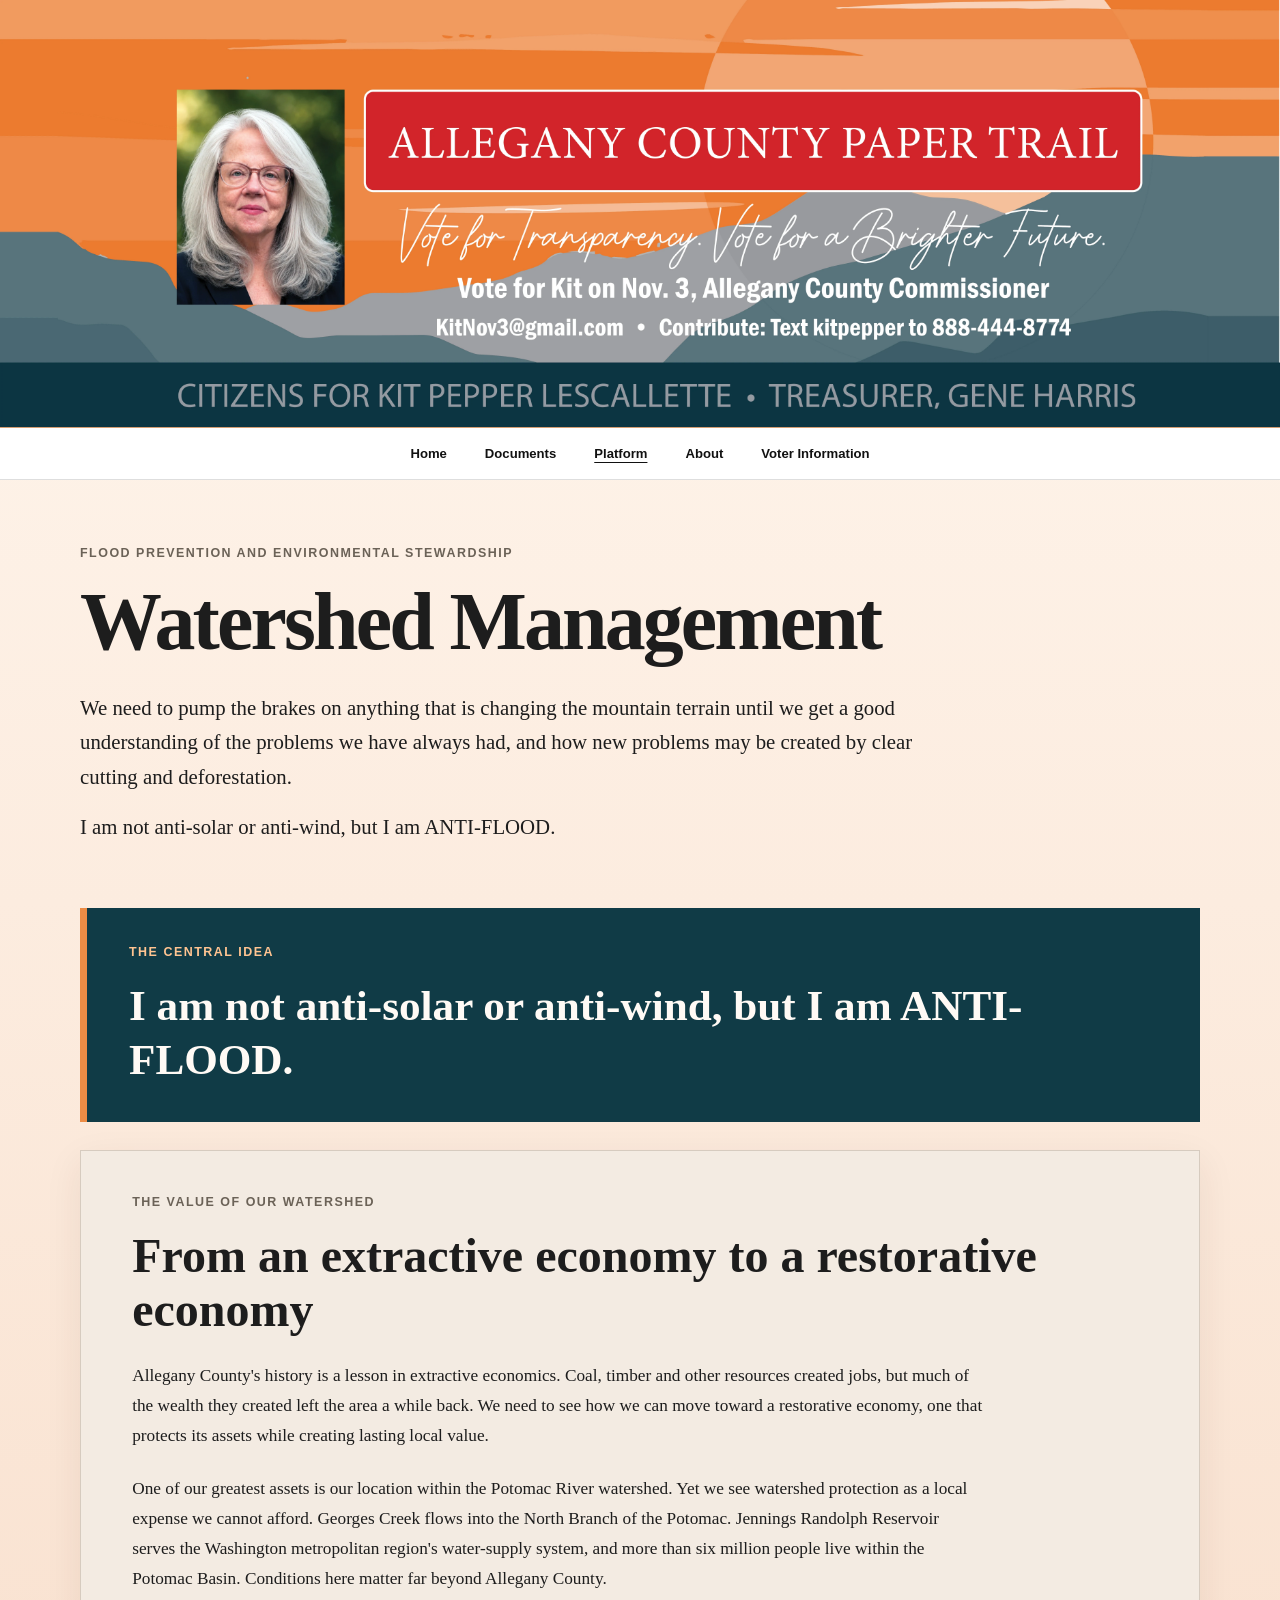
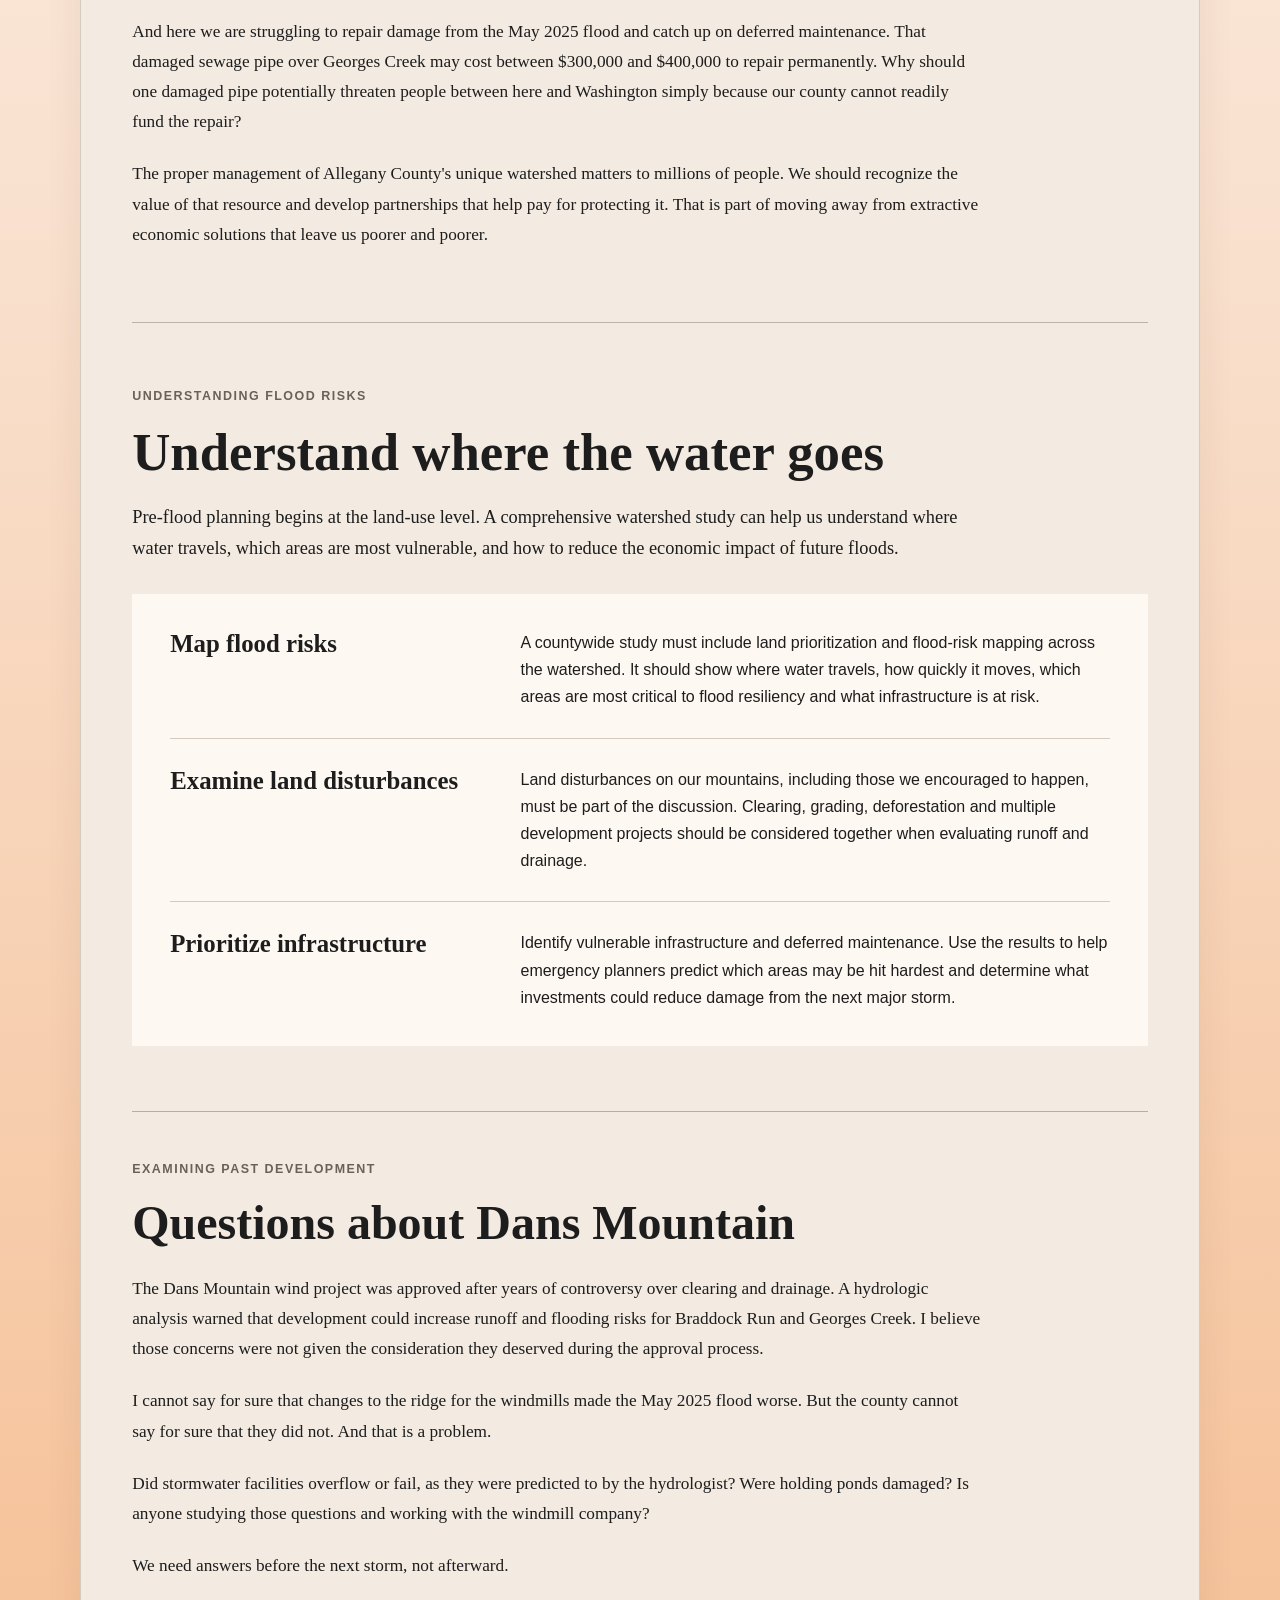
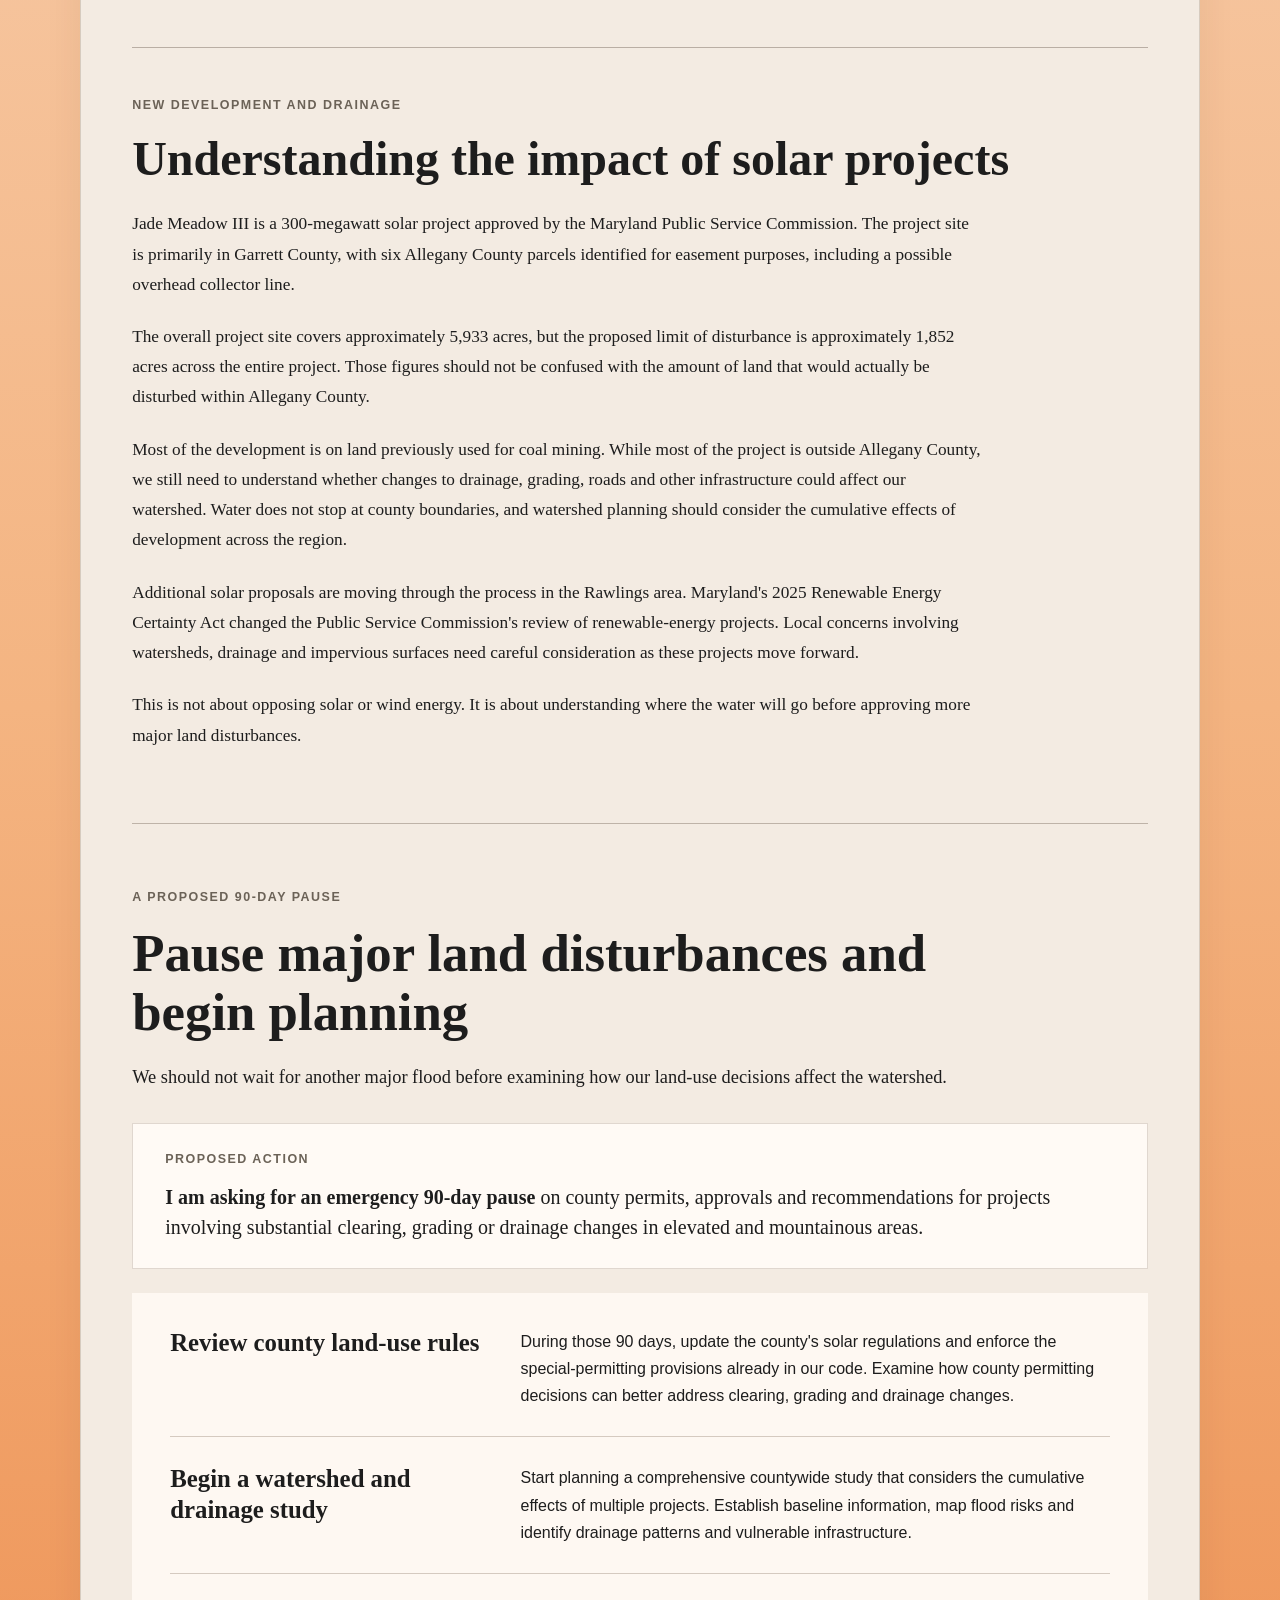
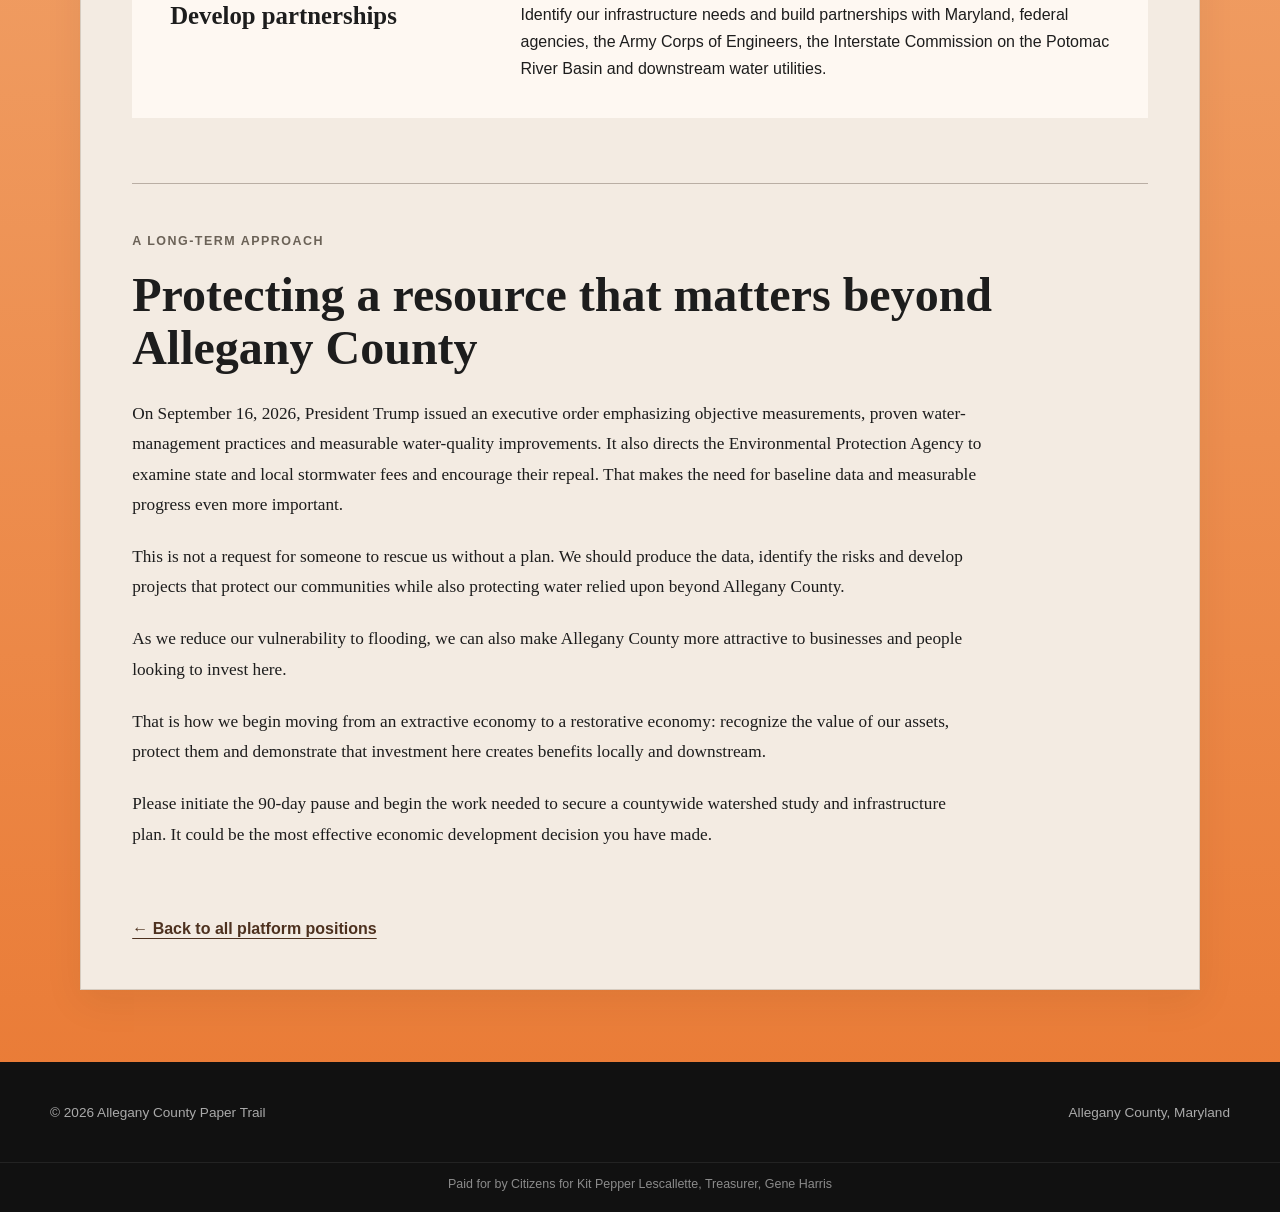
<file: platform/watershed-management/index.html>
<!DOCTYPE html>
<html lang="en">
<head>
    <meta charset="UTF-8">
    <meta name="viewport" content="width=device-width, initial-scale=1.0">
    <title>Watershed Management | Allegany County Paper Trail</title>
    <meta name="description" content="Kit Pepper Lescallette's platform proposal for watershed management, flood-risk planning and a 90-day pause on major land disturbances.">
    <link rel="stylesheet" href="../../assets/css/styles.css">
    <link rel="stylesheet" href="../../assets/css/luke-story.css">
    <link rel="stylesheet" href="../../assets/css/collection-pages.css">
    <link rel="stylesheet" href="../../assets/css/platform.css">
    <link rel="stylesheet" href="../../assets/css/watershed.css">
</head>
<body>

<section class="site-banner">
    <img src="../../assets/images/acpt-banner.webp" alt="Allegany County Paper Trail banner for Kit Pepper Lescallette">
</section>

<nav class="banner-nav" aria-label="Main navigation">
    <a href="../../index.html">Home</a>
    <a href="../../index.html#documents">Documents</a>
    <a href="../" aria-current="page">Platform</a>
    <a href="../../index.html#about">About</a>
    <a href="../../voter-information/">Voter Information</a>
</nav>

<main class="proposal-page watershed-platform-page">

    <header class="proposal-hero">
        <p class="section-kicker">Flood Prevention and Environmental Stewardship</p>
        <h1>Watershed Management</h1>

        <div class="proposal-lead">


            <p>We need to pump the brakes on anything that is changing the mountain terrain until we get a good understanding of the problems we have always had, and how new problems may be created by clear cutting and deforestation.</p>

            <p>I am not anti-solar or anti-wind, but I am ANTI-FLOOD.</p>
        </div>
    </header>

    <div class="proposal-thesis">
        <p class="section-kicker">The central idea</p>
        <p>I am not anti-solar or anti-wind, but I am ANTI-FLOOD.</p>
    </div>

    <div class="proposal-content-panel">

        <section class="proposal-narrative-section" aria-labelledby="economy-heading">
            <p class="section-kicker">The value of our watershed</p>
            <h2 id="economy-heading">From an extractive economy to a restorative economy</h2>

            <p>Allegany County's history is a lesson in extractive economics. Coal, timber and other resources created jobs, but much of the wealth they created left the area a while back. We need to see how we can move toward a restorative economy, one that protects its assets while creating lasting local value.</p>

            <p>One of our greatest assets is our location within the Potomac River watershed. Yet we see watershed protection as a local expense we cannot afford. Georges Creek flows into the North Branch of the Potomac. Jennings Randolph Reservoir serves the Washington metropolitan region's water-supply system, and more than six million people live within the Potomac Basin. Conditions here matter far beyond Allegany County.</p>

            <p>And here we are struggling to repair damage from the May 2025 flood and catch up on deferred maintenance. That damaged sewage pipe over Georges Creek may cost between $300,000 and $400,000 to repair permanently. Why should one damaged pipe potentially threaten people between here and Washington simply because our county cannot readily fund the repair?</p>

            <p>The proper management of Allegany County's unique watershed matters to millions of people. We should recognize the value of that resource and develop partnerships that help pay for protecting it. That is part of moving away from extractive economic solutions that leave us poorer and poorer.</p>
        </section>

        <section class="proposal-section proposal-goals-section" aria-labelledby="study-heading">
            <div class="proposal-section-intro">
                <p class="section-kicker">Understanding flood risks</p>
                <h2 id="study-heading">Understand where the water goes</h2>

                <p>Pre-flood planning begins at the land-use level. A comprehensive watershed study can help us understand where water travels, which areas are most vulnerable, and how to reduce the economic impact of future floods.</p>
            </div>

            <div class="proposal-goals">
                <article class="proposal-goal">
                    <h3>Map flood risks</h3>
                    <p>A countywide study must include land prioritization and flood-risk mapping across the watershed. It should show where water travels, how quickly it moves, which areas are most critical to flood resiliency and what infrastructure is at risk.</p>
                </article>

                <article class="proposal-goal">
                    <h3>Examine land disturbances</h3>
                    <p>Land disturbances on our mountains, including those we encouraged to happen, must be part of the discussion. Clearing, grading, deforestation and multiple development projects should be considered together when evaluating runoff and drainage.</p>
                </article>

                <article class="proposal-goal">
                    <h3>Prioritize infrastructure</h3>
                    <p>Identify vulnerable infrastructure and deferred maintenance. Use the results to help emergency planners predict which areas may be hit hardest and determine what investments could reduce damage from the next major storm.</p>
                </article>
            </div>
        </section>

        <section class="proposal-narrative-section" aria-labelledby="wind-heading">
            <p class="section-kicker">Examining past development</p>
            <h2 id="wind-heading">Questions about Dans Mountain</h2>

            <p>The Dans Mountain wind project was approved after years of controversy over clearing and drainage. A hydrologic analysis warned that development could increase runoff and flooding risks for Braddock Run and Georges Creek. I believe those concerns were not given the consideration they deserved during the approval process.</p>

            <p>I cannot say for sure that changes to the ridge for the windmills made the May 2025 flood worse. But the county cannot say for sure that they did not. And that is a problem.</p>

            <p>Did stormwater facilities overflow or fail, as they were predicted to by the hydrologist? Were holding ponds damaged? Is anyone studying those questions and working with the windmill company?</p>

            <p>We need answers before the next storm, not afterward.</p>
        </section>

        <section class="proposal-narrative-section" aria-labelledby="solar-heading">
            <p class="section-kicker">New development and drainage</p>
            <h2 id="solar-heading">Understanding the impact of solar projects</h2>

            <p>Jade Meadow III is a 300-megawatt solar project approved by the Maryland Public Service Commission. The project site is primarily in Garrett County, with six Allegany County parcels identified for easement purposes, including a possible overhead collector line.</p>

            <p>The overall project site covers approximately 5,933 acres, but the proposed limit of disturbance is approximately 1,852 acres across the entire project. Those figures should not be confused with the amount of land that would actually be disturbed within Allegany County.</p>

            <p>Most of the development is on land previously used for coal mining. While most of the project is outside Allegany County, we still need to understand whether changes to drainage, grading, roads and other infrastructure could affect our watershed. Water does not stop at county boundaries, and watershed planning should consider the cumulative effects of development across the region.</p>

            <p>Additional solar proposals are moving through the process in the Rawlings area. Maryland's 2025 Renewable Energy Certainty Act changed the Public Service Commission's review of renewable-energy projects. Local concerns involving watersheds, drainage and impervious surfaces need careful consideration as these projects move forward.</p>

            <p>This is not about opposing solar or wind energy. It is about understanding where the water will go before approving more major land disturbances.</p>
        </section>

        <section class="proposal-section proposal-goals-section" aria-labelledby="pause-heading">
            <div class="proposal-section-intro">
                <p class="section-kicker">A proposed 90-day pause</p>
                <h2 id="pause-heading">Pause major land disturbances and begin planning</h2>

                <p>We should not wait for another major flood before examining how our land-use decisions affect the watershed.</p>
            </div>

            <div class="proposal-action-box">
                <p class="section-kicker">Proposed action</p>

                <p class="proposal-action-text"><strong>I am asking for an emergency 90-day pause</strong> on county permits, approvals and recommendations for projects involving substantial clearing, grading or drainage changes in elevated and mountainous areas.</p>
            </div>

            <div class="proposal-goals">
                <article class="proposal-goal">
                    <h3>Review county land-use rules</h3>
                    <p>During those 90 days, update the county's solar regulations and enforce the special-permitting provisions already in our code. Examine how county permitting decisions can better address clearing, grading and drainage changes.</p>
                </article>

                <article class="proposal-goal">
                    <h3>Begin a watershed and drainage study</h3>
                    <p>Start planning a comprehensive countywide study that considers the cumulative effects of multiple projects. Establish baseline information, map flood risks and identify drainage patterns and vulnerable infrastructure.</p>
                </article>

                <article class="proposal-goal">
                    <h3>Develop partnerships</h3>
                    <p>Identify our infrastructure needs and build partnerships with Maryland, federal agencies, the Army Corps of Engineers, the Interstate Commission on the Potomac River Basin and downstream water utilities.</p>
                </article>
            </div>
        </section>

        <section class="proposal-narrative-section" aria-labelledby="future-heading">
            <p class="section-kicker">A long-term approach</p>
            <h2 id="future-heading">Protecting a resource that matters beyond Allegany County</h2>

            <p>On September 16, 2026, President Trump issued an executive order emphasizing objective measurements, proven water-management practices and measurable water-quality improvements. It also directs the Environmental Protection Agency to examine state and local stormwater fees and encourage their repeal. That makes the need for baseline data and measurable progress even more important.</p>

            <p>This is not a request for someone to rescue us without a plan. We should produce the data, identify the risks and develop projects that protect our communities while also protecting water relied upon beyond Allegany County.</p>

            <p>As we reduce our vulnerability to flooding, we can also make Allegany County more attractive to businesses and people looking to invest here.</p>

            <p>That is how we begin moving from an extractive economy to a restorative economy: recognize the value of our assets, protect them and demonstrate that investment here creates benefits locally and downstream.</p>

            <p>Please initiate the 90-day pause and begin the work needed to secure a countywide watershed study and infrastructure plan. It could be the most effective economic development decision you have made.</p>
        </section>

        <div class="proposal-footer-nav">
            <a href="../">&larr; Back to all platform positions</a>
        </div>

    </div>

</main>

<footer class="site-footer">
    <div class="footer-inner">
        <p>&copy; 2026 Allegany County Paper Trail</p>
        <p>Allegany County, Maryland</p>
    </div>
    <p class="campaign-disclaimer">Paid for by Citizens for Kit Pepper Lescallette, Treasurer, Gene Harris</p>
</footer>

<!-- Cloudflare Web Analytics -->
<script type="module" src="https://static.cloudflareinsights.com/beacon.min.js" data-cf-beacon='{"token":"048312696fd843c7a0aa2223e8cd7665"}'></script>
<!-- End Cloudflare Web Analytics -->

</body>
</html>
</file>
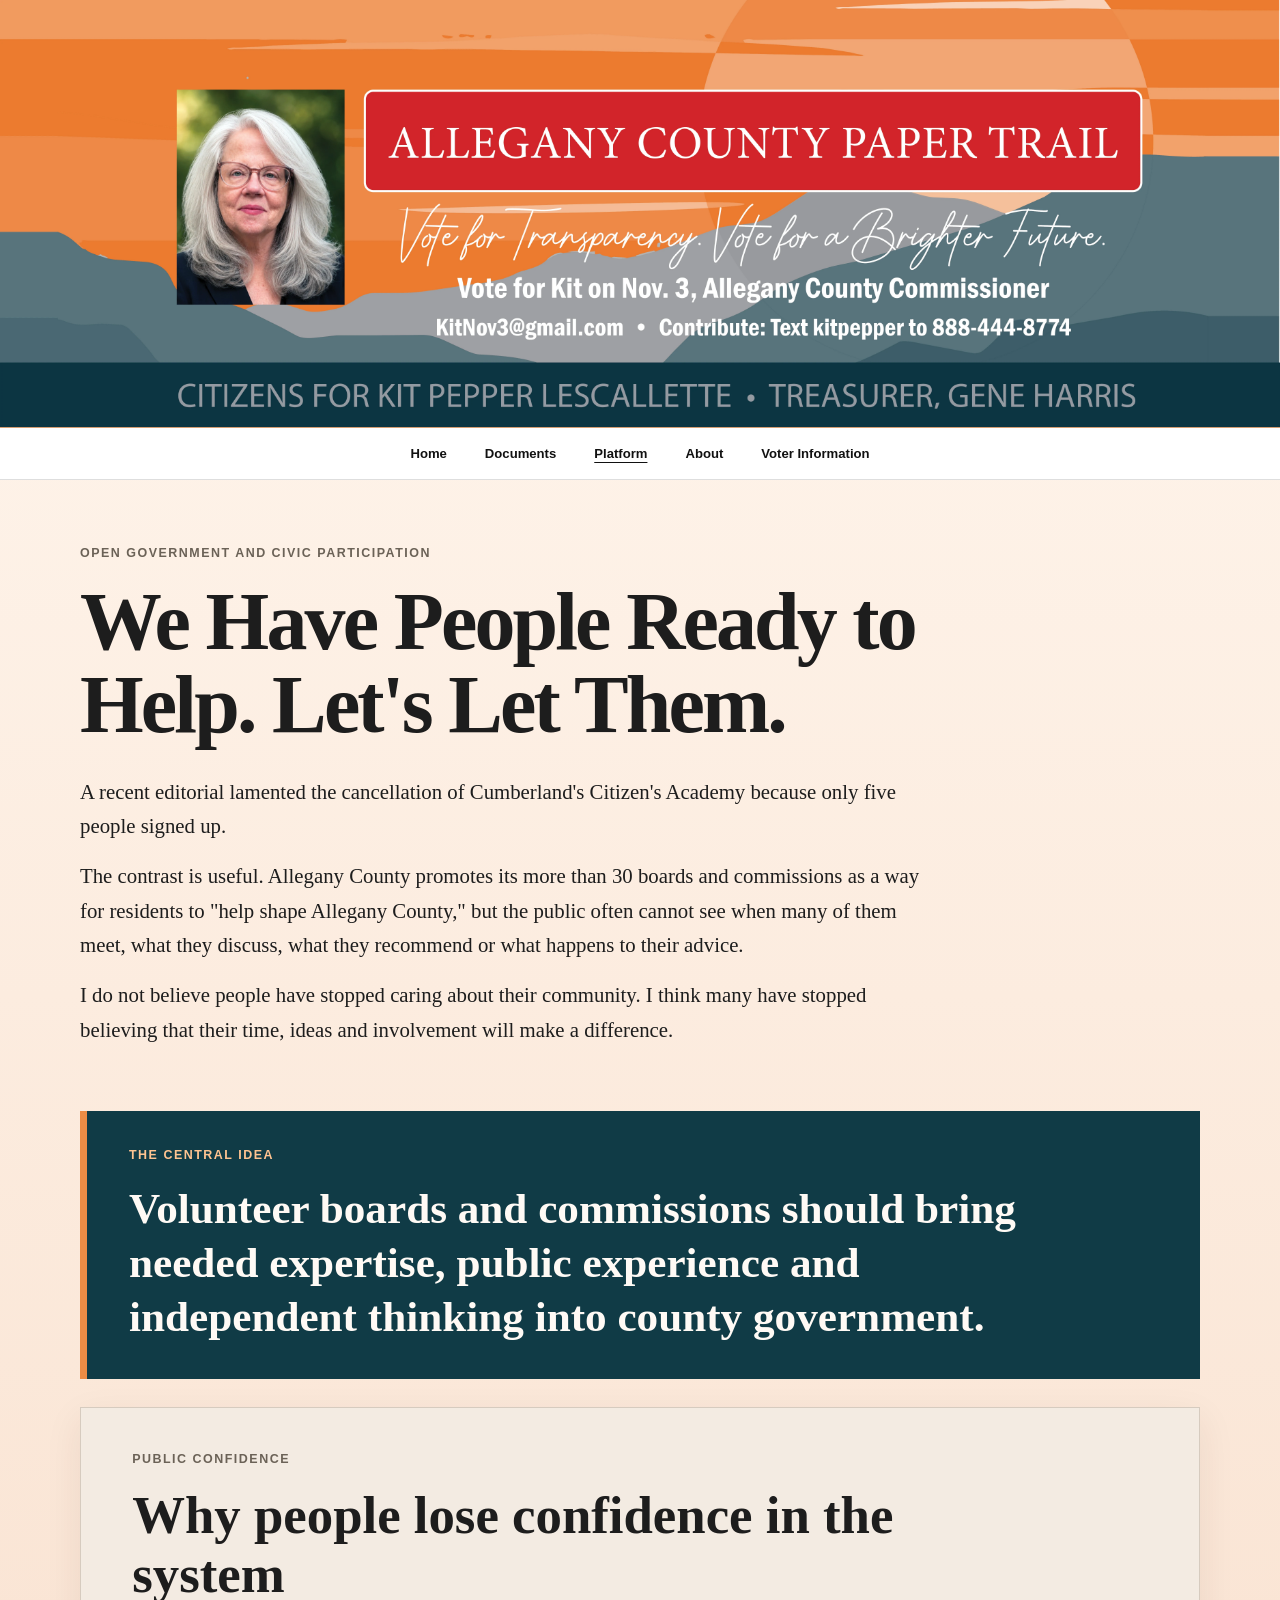
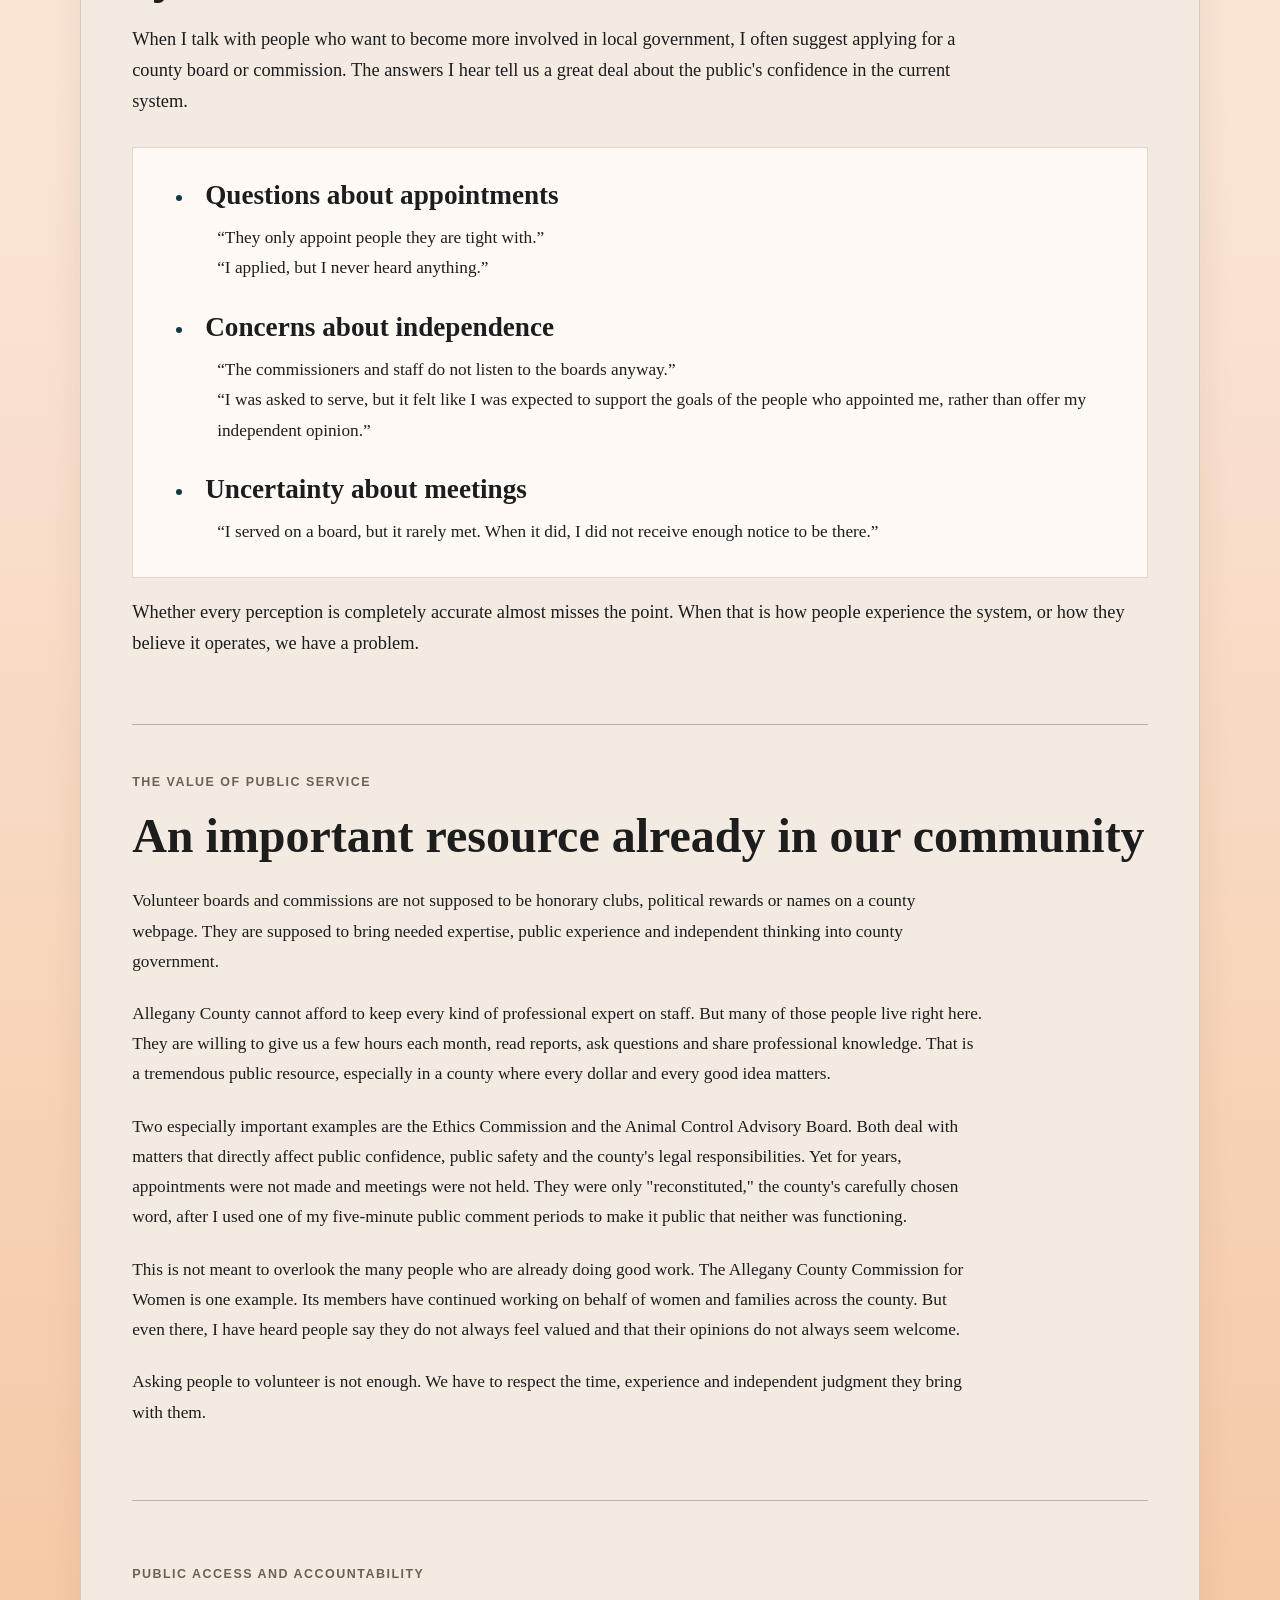
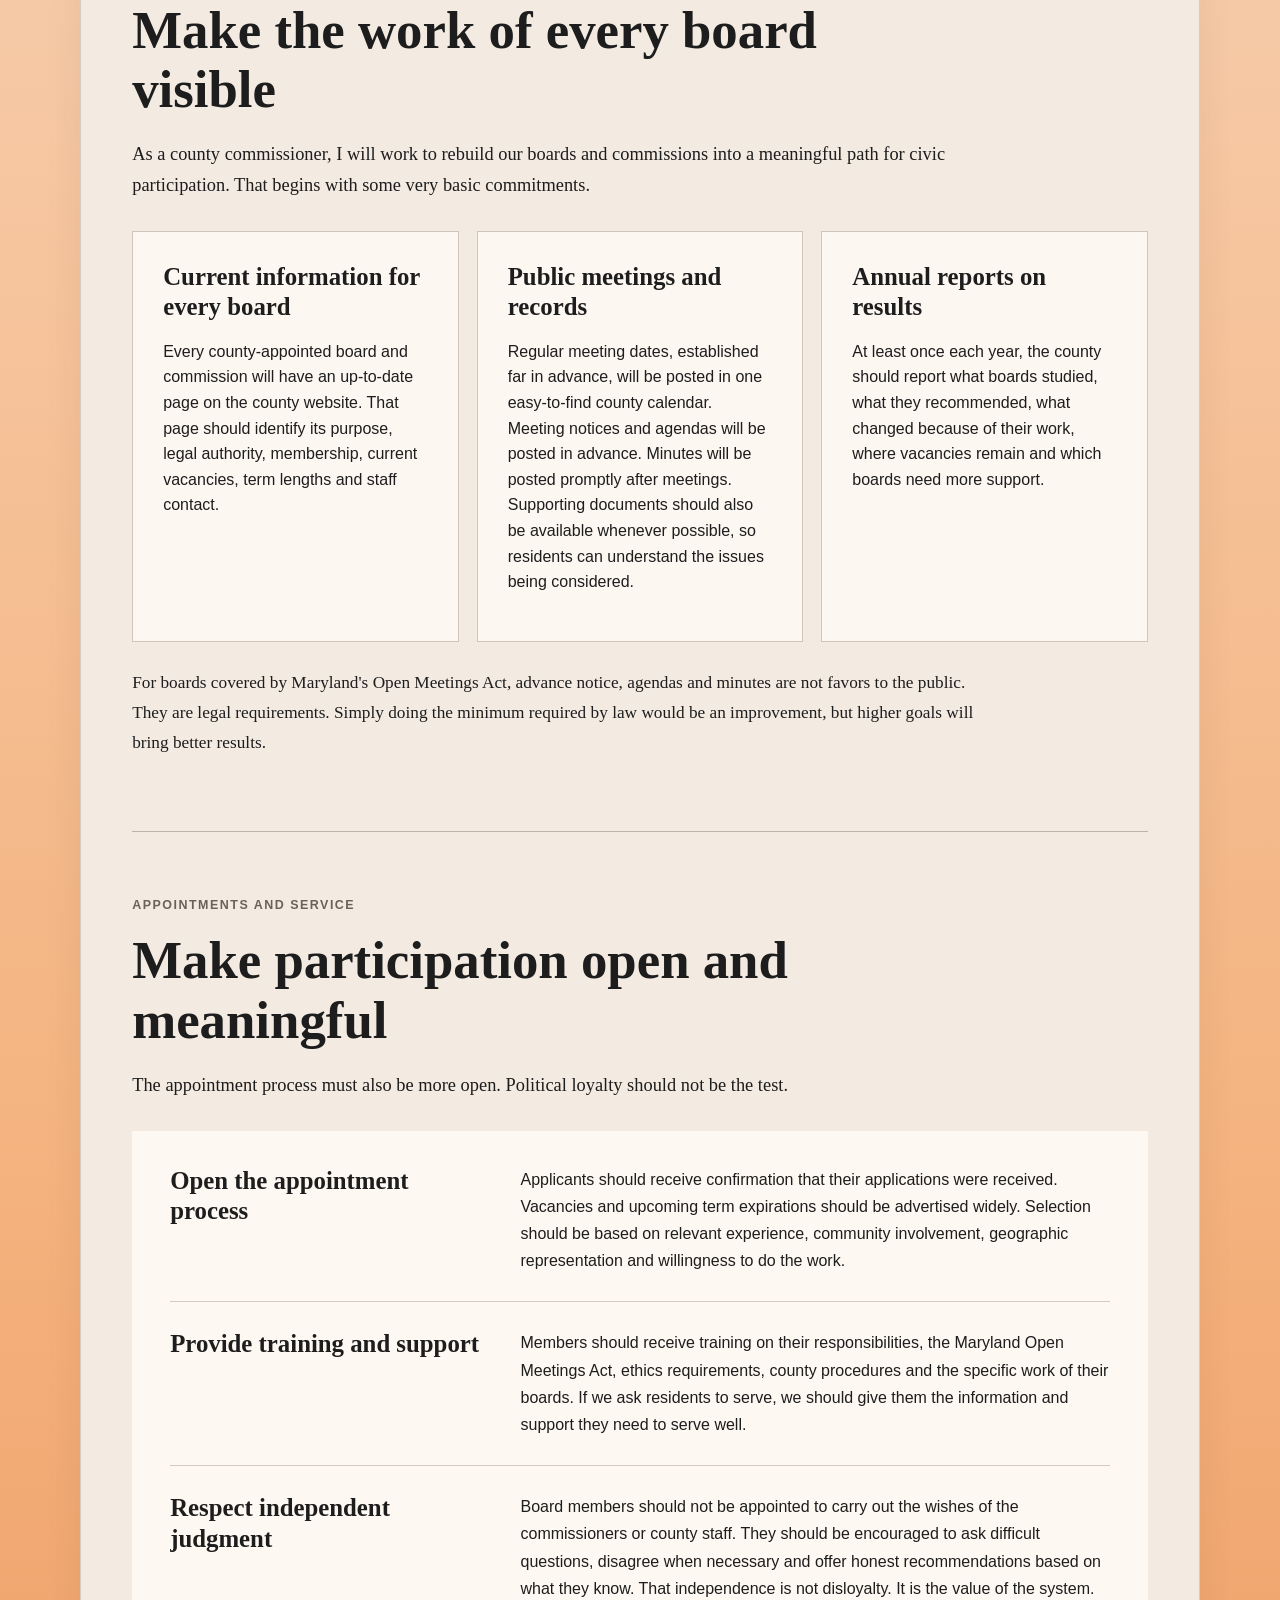
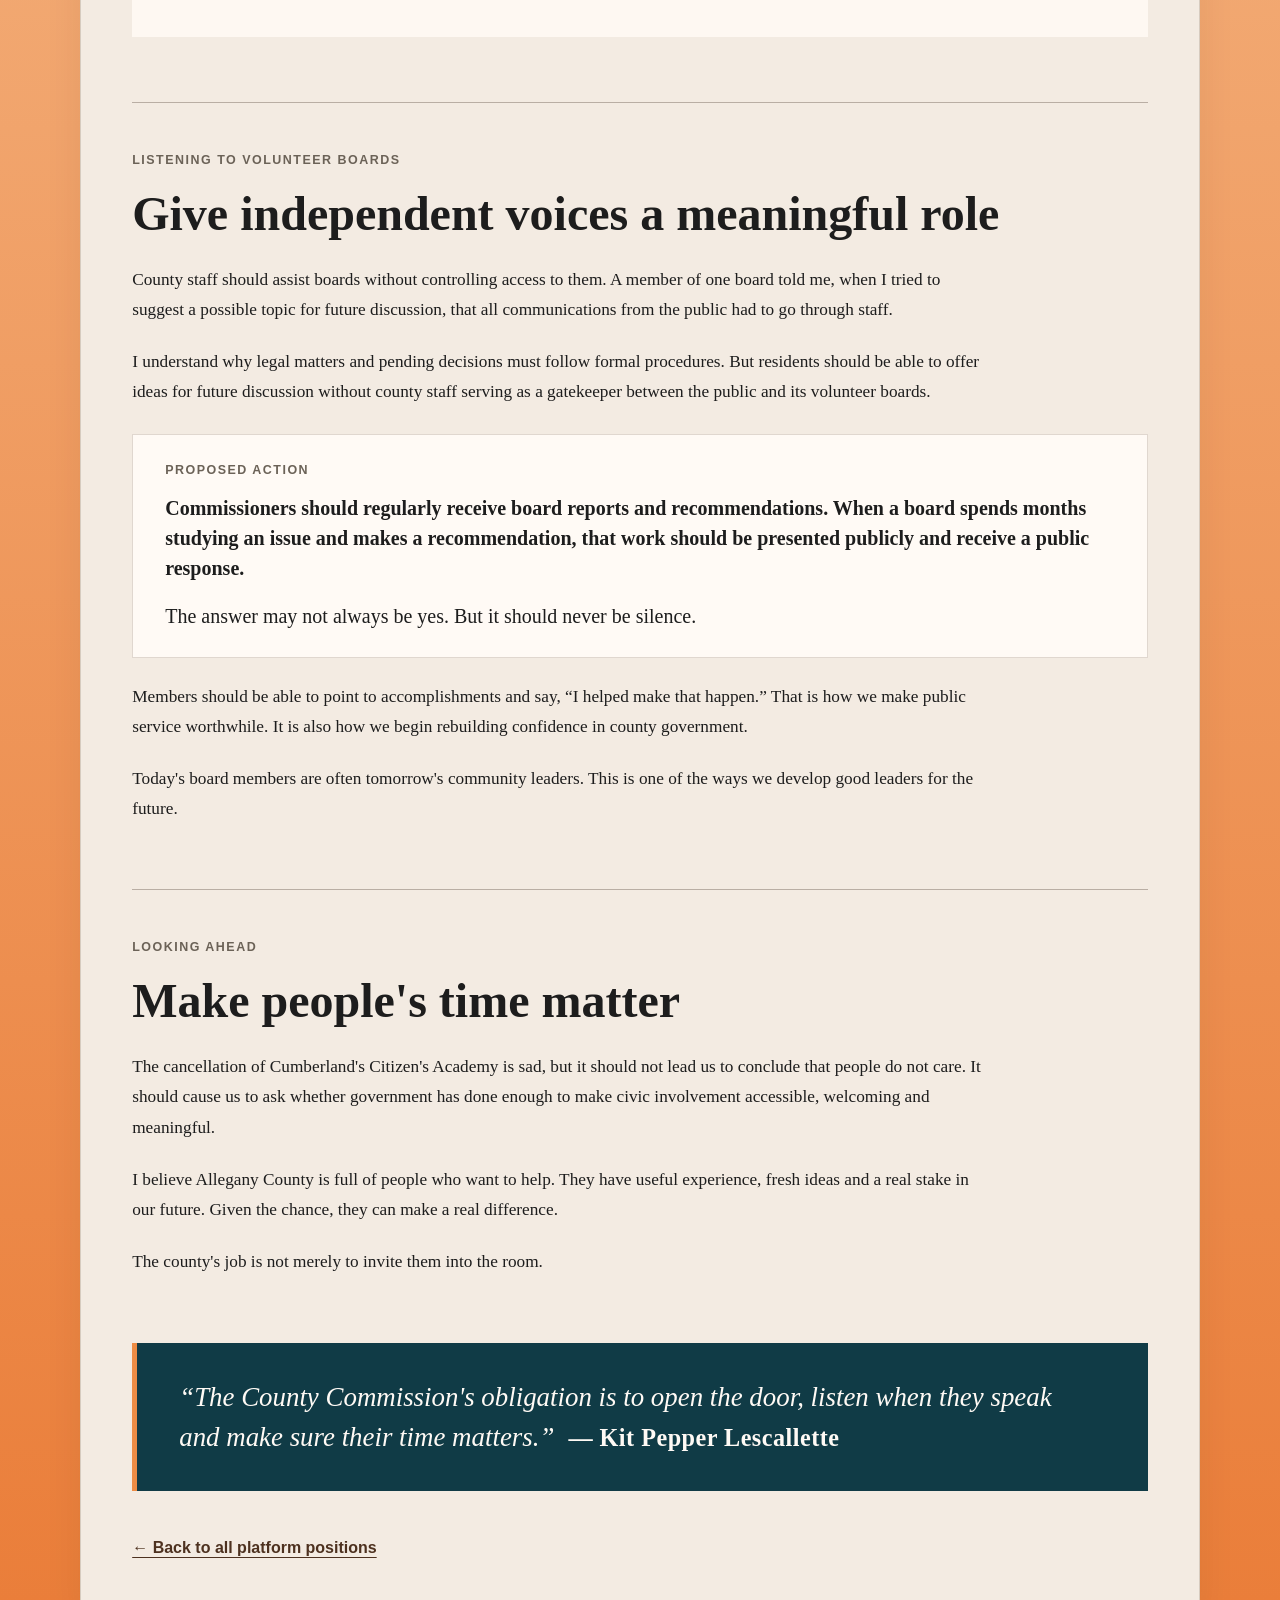
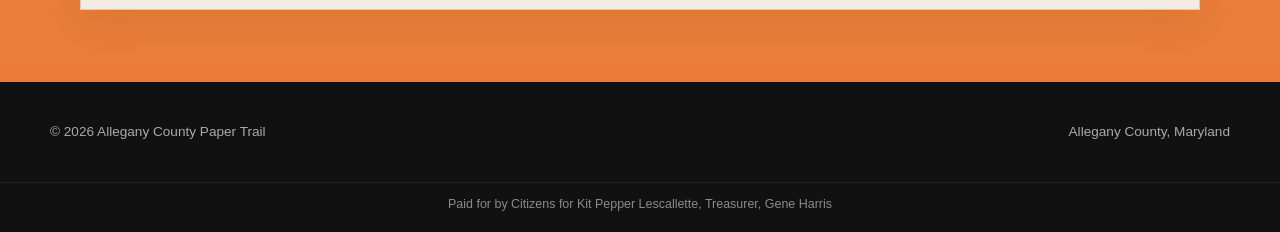
<file: platform/we-have-people-ready-to-help/index.html>
<!DOCTYPE html>
<html lang="en">
<head>
    <meta charset="UTF-8">
    <meta name="viewport" content="width=device-width, initial-scale=1.0">
    <title>We Have People Ready to Help | Allegany County Paper Trail</title>
    <meta name="description" content="Kit Pepper Lescallette's platform proposal for more open and effective county boards, commissions and civic participation.">
    <link rel="stylesheet" href="../../assets/css/styles.css">
    <link rel="stylesheet" href="../../assets/css/luke-story.css">
    <link rel="stylesheet" href="../../assets/css/collection-pages.css">
    <link rel="stylesheet" href="../../assets/css/platform.css">
</head>
<body>

<section class="site-banner">
    <img src="../../assets/images/acpt-banner.webp" alt="Allegany County Paper Trail banner for Kit Pepper Lescallette">
</section>

<nav class="banner-nav" aria-label="Main navigation">
    <a href="../../index.html">Home</a>
    <a href="../../index.html#documents">Documents</a>
    <a href="../" aria-current="page">Platform</a>
    <a href="../../index.html#about">About</a>
    <a href="../../voter-information/">Voter Information</a>
</nav>

<main class="proposal-page boards-platform-page">

    <header class="proposal-hero">
        <p class="section-kicker">Open Government and Civic Participation</p>
        <h1>We Have People Ready to Help. Let's Let Them.</h1>

        <div class="proposal-lead">
            <p>A recent editorial lamented the cancellation of Cumberland's Citizen's Academy because only five people signed up.</p>

            <p>The contrast is useful. Allegany County promotes its more than 30 boards and commissions as a way for residents to "help shape Allegany County," but the public often cannot see when many of them meet, what they discuss, what they recommend or what happens to their advice.</p>

            <p>I do not believe people have stopped caring about their community. I think many have stopped believing that their time, ideas and involvement will make a difference.</p>
        </div>
    </header>

    <div class="proposal-thesis">
        <p class="section-kicker">The central idea</p>
        <p>Volunteer boards and commissions should bring needed expertise, public experience and independent thinking into county government.</p>
    </div>

    <div class="proposal-content-panel">

        <section class="proposal-section" aria-labelledby="confidence-heading">
            <div class="proposal-section-intro">
                <p class="section-kicker">Public confidence</p>
                <h2 id="confidence-heading">Why people lose confidence in the system</h2>

                <p>When I talk with people who want to become more involved in local government, I often suggest applying for a county board or commission. The answers I hear tell us a great deal about the public's confidence in the current system.</p>

                
            </div>

            <ul class="proposal-outline">
                <li>
                    <h3>Questions about appointments</h3>
                    <p>&ldquo;They only appoint people they are tight with.&rdquo;</p>
                    <p>&ldquo;I applied, but I never heard anything.&rdquo;</p>
                </li>

                <li>
                    <h3>Concerns about independence</h3>
                    <p>&ldquo;The commissioners and staff do not listen to the boards anyway.&rdquo;</p>
                    <p>&ldquo;I was asked to serve, but it felt like I was expected to support the goals of the people who appointed me, rather than offer my independent opinion.&rdquo;</p>
                </li>

                <li>
                    <h3>Uncertainty about meetings</h3>
                    <p>&ldquo;I served on a board, but it rarely met. When it did, I did not receive enough notice to be there.&rdquo;</p>
                </li>
            </ul>

        <p>Whether every perception is completely accurate almost misses the point. When that is how people experience the system, or how they believe it operates, we have a problem.</p>
        </section>

        <section class="proposal-narrative-section" aria-labelledby="volunteers-heading">
    <p class="section-kicker">The value of public service</p>
    <h2 id="volunteers-heading">An important resource already in our community</h2>

    <p>Volunteer boards and commissions are not supposed to be honorary clubs, political rewards or names on a county webpage. They are supposed to bring needed expertise, public experience and independent thinking into county government.</p>

    <p>Allegany County cannot afford to keep every kind of professional expert on staff. But many of those people live right here. They are willing to give us a few hours each month, read reports, ask questions and share professional knowledge. That is a tremendous public resource, especially in a county where every dollar and every good idea matters.</p>

    <p>Two especially important examples are the Ethics Commission and the Animal Control Advisory Board. Both deal with matters that directly affect public confidence, public safety and the county's legal responsibilities. Yet for years, appointments were not made and meetings were not held. They were only "reconstituted," the county's carefully chosen word, after I used one of my five-minute public comment periods to make it public that neither was functioning.</p>

    <p>This is not meant to overlook the many people who are already doing good work. The Allegany County Commission for Women is one example. Its members have continued working on behalf of women and families across the county. But even there, I have heard people say they do not always feel valued and that their opinions do not always seem welcome.</p>

    <p>Asking people to volunteer is not enough. We have to respect the time, experience and independent judgment they bring with them.</p>
</section>

        <section class="proposal-section proposal-disciplines-section" aria-labelledby="visibility-heading">
            <div class="proposal-section-intro">
                <p class="section-kicker">Public access and accountability</p>
                <h2 id="visibility-heading">Make the work of every board visible</h2>

                <p>As a county commissioner, I will work to rebuild our boards and commissions into a meaningful path for civic participation. That begins with some very basic commitments.</p>
            </div>

            <div class="proposal-disciplines">
                <div class="proposal-discipline-group">
                    <h3>Current information for every board</h3>
                    <p>Every county-appointed board and commission will have an up-to-date page on the county website. That page should identify its purpose, legal authority, membership, current vacancies, term lengths and staff contact.</p>
                </div>

                <div class="proposal-discipline-group">
                    <h3>Public meetings and records</h3>
                    <p>Regular meeting dates, established far in advance, will be posted in one easy-to-find county calendar. Meeting notices and agendas will be posted in advance. Minutes will be posted promptly after meetings. Supporting documents should also be available whenever possible, so residents can understand the issues being considered.</p>
                </div>

                <div class="proposal-discipline-group">
                    <h3>Annual reports on results</h3>
                    <p>At least once each year, the county should report what boards studied, what they recommended, what changed because of their work, where vacancies remain and which boards need more support.</p>
                </div>
            </div>

        <p class="proposal-visibility-note">For boards covered by Maryland's Open Meetings Act, advance notice, agendas and minutes are not favors to the public. They are legal requirements. Simply doing the minimum required by law would be an improvement, but higher goals will bring better results.</p>
        </section>

        <section class="proposal-section proposal-goals-section" aria-labelledby="appointments-heading">
            <div class="proposal-section-intro">
                <p class="section-kicker">Appointments and service</p>
                <h2 id="appointments-heading">Make participation open and meaningful</h2>

                <p>The appointment process must also be more open. Political loyalty should not be the test.</p>
            </div>

            <div class="proposal-goals">
                <article class="proposal-goal">
                    <h3>Open the appointment process</h3>
                    <p>Applicants should receive confirmation that their applications were received. Vacancies and upcoming term expirations should be advertised widely. Selection should be based on relevant experience, community involvement, geographic representation and willingness to do the work.</p>
                </article>

                <article class="proposal-goal">
                    <h3>Provide training and support</h3>
                    <p>Members should receive training on their responsibilities, the Maryland Open Meetings Act, ethics requirements, county procedures and the specific work of their boards. If we ask residents to serve, we should give them the information and support they need to serve well.</p>
                </article>

                <article class="proposal-goal">
                    <h3>Respect independent judgment</h3>
                    <p>Board members should not be appointed to carry out the wishes of the commissioners or county staff. They should be encouraged to ask difficult questions, disagree when necessary and offer honest recommendations based on what they know. That independence is not disloyalty. It is the value of the system.</p>
                </article>
            </div>
        </section>

        <section class="proposal-narrative-section" aria-labelledby="independence-heading">
            <p class="section-kicker">Listening to volunteer boards</p>
            <h2 id="independence-heading">Give independent voices a meaningful role</h2>

            <p>County staff should assist boards without controlling access to them. A member of one board told me, when I tried to suggest a possible topic for future discussion, that all communications from the public had to go through staff.</p>

            <p>I understand why legal matters and pending decisions must follow formal procedures. But residents should be able to offer ideas for future discussion without county staff serving as a gatekeeper between the public and its volunteer boards.</p>

            <div class="proposal-action-box">
                <p class="section-kicker">Proposed action</p>

                <p class="proposal-action-text">Commissioners should regularly receive board reports and recommendations. When a board spends months studying an issue and makes a recommendation, that work should be presented publicly and receive a public response.</p>

                <p class="proposal-action-text">The answer may not always be yes. But it should never be silence.</p>
            </div>

            <p>Members should be able to point to accomplishments and say, &ldquo;I helped make that happen.&rdquo; That is how we make public service worthwhile. It is also how we begin rebuilding confidence in county government.</p>

            <p>Today's board members are often tomorrow's community leaders. This is one of the ways we develop good leaders for the future.</p>
        </section>

        <section class="proposal-narrative-section" aria-labelledby="closing-heading">
            <p class="section-kicker">Looking ahead</p>
            <h2 id="closing-heading">Make people's time matter</h2>

            <p>The cancellation of Cumberland's Citizen's Academy is sad, but it should not lead us to conclude that people do not care. It should cause us to ask whether government has done enough to make civic involvement accessible, welcoming and meaningful.</p>

            <p>I believe Allegany County is full of people who want to help. They have useful experience, fresh ideas and a real stake in our future. Given the chance, they can make a real difference.</p>

            <p>The county's job is not merely to invite them into the room.</p>
        </section>

        <section class="proposal-quote-banner" aria-label="Closing statement">
            <p class="proposal-quote-text">
                <span class="proposal-quote-second">&ldquo;The County Commission's obligation is to open the door, listen when they speak and make sure their time matters.&rdquo; <strong class="proposal-quote-attribution">&mdash; Kit Pepper Lescallette</strong></span>
            </p>
        </section>

        <div class="proposal-footer-nav">
            <a href="../">&larr; Back to all platform positions</a>
        </div>

    </div>

</main>

<footer class="site-footer">
    <div class="footer-inner">
        <p>&copy; 2026 Allegany County Paper Trail</p>
        <p>Allegany County, Maryland</p>
    </div>
    <p class="campaign-disclaimer">Paid for by Citizens for Kit Pepper Lescallette, Treasurer, Gene Harris</p>
</footer>

<!-- Cloudflare Web Analytics -->
<script type="module" src="https://static.cloudflareinsights.com/beacon.min.js" data-cf-beacon='{"token":"048312696fd843c7a0aa2223e8cd7665"}'></script>
<!-- End Cloudflare Web Analytics -->

</body>
</html>
</file>
<file: assets/css/styles.css>
/* --------------------------------------------------
   BASE
-------------------------------------------------- */

* {
    box-sizing: border-box;
}

html {
    scroll-behavior: smooth;
}

body {
    margin: 0;
    font-family:
        Arial,
        Helvetica,
        sans-serif;
    color: #1d1d1d;
    background: #ffffff;
    line-height: 1.6;
}

a {
    color: inherit;
}

img {
    max-width: 100%;
    display: block;
}


/* --------------------------------------------------
   HEADER
-------------------------------------------------- */

.site-header {
    border-top: 6px solid #222222;
    border-bottom: 1px solid #d8d8d8;
    background: #ffffff;
}

.header-inner {
    width: min(1180px, calc(100% - 40px));
    margin: 0 auto;
    min-height: 110px;

    display: flex;
    align-items: center;
    justify-content: space-between;
    gap: 40px;
}

.site-brand {
    text-decoration: none;
    display: flex;
    flex-direction: column;
}

.site-name {
    font-family: Georgia, "Times New Roman", serif;
    font-size: 2rem;
    font-weight: 700;
    line-height: 1.1;
}

.site-tagline {
    margin-top: 5px;
    font-size: 0.85rem;
    letter-spacing: 0.08em;
    text-transform: uppercase;
    color: #666666;
}

.main-nav {
    display: flex;
    gap: 30px;
    align-items: center;
}

.main-nav a {
    text-decoration: none;
    font-size: 0.95rem;
    font-weight: 700;
}

.main-nav a:hover {
    text-decoration: underline;
}


/* --------------------------------------------------
   HERO
-------------------------------------------------- */

.hero {
    background: #f3f1ec;
    border-bottom: 1px solid #dedbd4;
}

.hero-inner {
    width: min(1180px, calc(100% - 40px));
    margin: 0 auto;
    padding: 90px 0 95px;
}

.eyebrow,
.section-kicker {
    margin: 0 0 16px;
    font-size: 0.78rem;
    font-weight: 700;
    letter-spacing: 0.12em;
    text-transform: uppercase;
    color: #6b6257;
}

.hero h1 {
    max-width: 900px;
    margin: 0;
    font-family: Georgia, "Times New Roman", serif;
    font-size: clamp(3rem, 7vw, 5.8rem);
    line-height: 0.98;
    letter-spacing: -0.04em;
}

.hero h1 span {
    display: block;
    color: #765537;
}

.hero-description {
    max-width: 720px;
    margin: 32px 0 0;
    font-family: Georgia, "Times New Roman", serif;
    font-size: 1.25rem;
    color: #474747;
}


/* --------------------------------------------------
   SHARED SECTIONS
-------------------------------------------------- */

.section {
    width: min(1180px, calc(100% - 40px));
    margin: 0 auto;
    padding: 80px 0;
}

.section-heading {
    margin-bottom: 30px;
    border-bottom: 3px solid #222222;
    padding-bottom: 18px;
}

.section-heading h2,
.about-section h2,
.contact-section h2 {
    margin: 0;
    font-family: Georgia, "Times New Roman", serif;
    font-size: clamp(2rem, 4vw, 3rem);
    line-height: 1.1;
}


/* --------------------------------------------------
   FEATURED STORY
-------------------------------------------------- */

.featured-card {
    display: grid;
    grid-template-columns: minmax(0, 1.15fr) minmax(320px, 0.85fr);

    text-decoration: none;

    border: 1px solid #cccccc;
    background: #ffffff;

    transition:
        transform 0.15s ease,
        box-shadow 0.15s ease;
}

.featured-card:hover {
    transform: translateY(-3px);
    box-shadow: 0 10px 30px rgba(0, 0, 0, 0.10);
}

.featured-image-placeholder {
    min-height: 460px;

    background:
        linear-gradient(
            135deg,
            #38332d,
            #796650
        );

    display: flex;
    align-items: flex-end;

    padding: 42px;

    color: #ffffff;
}

.featured-image-placeholder div {
    border-left: 5px solid #ffffff;
    padding-left: 22px;
}

.featured-image-placeholder span {
    display: block;
    margin-bottom: 6px;

    font-size: 0.8rem;
    font-weight: 700;
    letter-spacing: 0.12em;
    text-transform: uppercase;
}

.featured-image-placeholder strong {
    font-family: Georgia, "Times New Roman", serif;
    font-size: clamp(2.2rem, 5vw, 4rem);
    line-height: 1;
}

.featured-content {
    padding: 50px;
    display: flex;
    flex-direction: column;
    justify-content: center;
}

.card-label {
    margin: 0 0 12px;

    color: #765537;

    font-size: 0.78rem;
    font-weight: 700;
    letter-spacing: 0.12em;
    text-transform: uppercase;
}

.featured-content h3 {
    margin: 0 0 20px;

    font-family: Georgia, "Times New Roman", serif;
    font-size: clamp(2rem, 3.5vw, 3rem);
    line-height: 1.08;
}

.featured-content p:not(.card-label) {
    margin: 0 0 30px;
    color: #555555;
    font-size: 1.05rem;
}

.card-link {
    font-weight: 700;
    text-decoration: underline;
    text-underline-offset: 4px;
}


/* --------------------------------------------------
   LATEST
-------------------------------------------------- */

.latest-section {
    padding-top: 20px;
}

.empty-state {
    padding: 50px;
    background: #f7f7f7;
    border: 1px dashed #bbbbbb;
    text-align: center;
    color: #666666;
}


/* --------------------------------------------------
   ABOUT
-------------------------------------------------- */

.about-section {
    margin-top: 40px;
    background: #222222;
    color: #ffffff;
}

.about-inner {
    width: min(1180px, calc(100% - 40px));
    margin: 0 auto;

    padding: 85px 0;

    display: grid;
    grid-template-columns: 0.8fr 1.2fr;
    gap: 100px;
}

.about-section .section-kicker {
    color: #cdb799;
}

.about-copy {
    font-family: Georgia, "Times New Roman", serif;
    font-size: 1.2rem;
    color: #dddddd;
}

.about-copy p:first-child {
    margin-top: 0;
}

.about-copy p:last-child {
    margin-bottom: 0;
}


/* --------------------------------------------------
   CONTACT
-------------------------------------------------- */

.contact-section {
    background: #f3f1ec;
}

.contact-inner {
    width: min(1180px, calc(100% - 40px));
    margin: 0 auto;
    padding: 80px 0;
}

.contact-grid {
    display: grid;
    grid-template-columns: minmax(0, 1.3fr) minmax(240px, 360px);
    gap: 48px;
    align-items: center;
}

.contact-copy p:not(.section-kicker) {
    max-width: 650px;
    margin: 18px 0 0;
    font-size: 1.05rem;
    color: #555555;
}

.contact-photo {
    width: 100%;
    max-width: 360px;
    aspect-ratio: 4 / 5;
    overflow: hidden;
    border-radius: 12px;
}

.contact-photo img {
    width: 100%;
    height: 100%;
    object-fit: cover;
    object-position: center top;
}

@media (max-width: 900px) {
    .contact-grid {
        grid-template-columns: 1fr;
        gap: 30px;
    }

    .contact-photo {
        max-width: 320px;
    }
}


/* --------------------------------------------------
   FOOTER
-------------------------------------------------- */

.site-footer {
    background: #111111;
    color: #aaaaaa;
}

.footer-inner {
    width: min(1180px, calc(100% - 40px));
    margin: 0 auto;

    min-height: 100px;

    display: flex;
    justify-content: space-between;
    align-items: center;
    gap: 20px;

    font-size: 0.85rem;
}


/* --------------------------------------------------
   MOBILE
-------------------------------------------------- */

@media (max-width: 800px) {

    .header-inner {
        padding: 25px 0;
        flex-direction: column;
        align-items: flex-start;
        gap: 20px;
    }

    .site-name {
        font-size: 1.65rem;
    }

    .main-nav {
        width: 100%;
        gap: 18px;
        overflow-x: auto;
    }

    .hero-inner {
        padding: 65px 0;
    }

    .featured-card {
        grid-template-columns: 1fr;
    }

    .featured-image-placeholder {
        min-height: 330px;
    }

    .featured-content {
        padding: 35px;
    }

    .about-inner {
        grid-template-columns: 1fr;
        gap: 35px;
    }

    .footer-inner {
        padding: 30px 0;
        flex-direction: column;
        align-items: flex-start;
        justify-content: center;
    }
}
/* --------------------------------------------------
   DOCUMENT COLLECTION PAGE
-------------------------------------------------- */

.document-hero {
    background: #f3f1ec;
    border-bottom: 1px solid #dedbd4;
}

.document-hero-inner {
    width: min(1180px, calc(100% - 40px));
    margin: 0 auto;
    padding: 75px 0;
}

.document-hero h1 {
    margin: 0;
    max-width: 900px;
    font-family: Georgia, "Times New Roman", serif;
    font-size: clamp(3rem, 7vw, 5.5rem);
    line-height: 0.98;
    letter-spacing: -0.04em;
}

.document-hero h1 span {
    display: block;
    color: #765537;
}

.document-intro {
    max-width: 760px;
    margin: 30px 0 0;
    font-family: Georgia, "Times New Roman", serif;
    font-size: 1.2rem;
    color: #4a4a4a;
}

.document-count {
    margin: 28px 0 0;
    font-size: 0.82rem;
    font-weight: 700;
    letter-spacing: 0.07em;
    text-transform: uppercase;
    color: #765537;
}


/* --------------------------------------------------
   ARCHIVE
-------------------------------------------------- */

.document-archive {
    width: min(1180px, calc(100% - 40px));
    margin: 0 auto;
    padding: 75px 0 100px;
}

.archive-heading {
    max-width: 760px;
    margin-bottom: 60px;
}

.archive-heading h2 {
    margin: 0;
    font-family: Georgia, "Times New Roman", serif;
    font-size: clamp(2rem, 4vw, 3rem);
}

.archive-heading > p:last-child {
    margin-top: 18px;
    color: #555555;
}


/* --------------------------------------------------
   DOCUMENT GROUP
-------------------------------------------------- */

.document-group {
    margin: 0 0 75px;
}

.document-group-heading {
    display: flex;
    align-items: flex-start;
    gap: 20px;
    margin-bottom: 25px;
    padding-bottom: 18px;
    border-bottom: 3px solid #222222;
}

.document-group-letter {
    width: 46px;
    height: 46px;
    flex: 0 0 46px;
    display: flex;
    align-items: center;
    justify-content: center;
    background: #765537;
    color: white;
    font-family: Georgia, "Times New Roman", serif;
    font-size: 1.4rem;
    font-weight: 700;
}

.document-group-heading h3 {
    margin: 0;
    font-family: Georgia, "Times New Roman", serif;
    font-size: 1.55rem;
    line-height: 1.2;
}

.document-group-heading p {
    margin: 5px 0 0;
    color: #777777;
    font-size: 0.9rem;
}


/* --------------------------------------------------
   DOCUMENT GRID
-------------------------------------------------- */

.document-grid {
    display: grid;
    grid-template-columns: repeat(auto-fill, minmax(175px, 1fr));
    gap: 22px;
}

.document-card {
    margin: 0;
    padding: 0;
    overflow: hidden;
    text-align: left;
    font: inherit;
    color: inherit;
    border: 1px solid #cccccc;
    background: #ffffff;
    cursor: pointer;
    transition:
        transform 0.15s ease,
        box-shadow 0.15s ease;
}

.document-card:hover {
    transform: translateY(-3px);
    box-shadow: 0 8px 22px rgba(0, 0, 0, 0.12);
}

.document-thumb-wrap {
    height: 250px;
    display: flex;
    align-items: center;
    justify-content: center;
    padding: 12px;
    overflow: hidden;
    background: #eeeeeb;
}

.document-thumb-wrap img {
    max-width: 100%;
    max-height: 100%;
    width: auto;
    height: auto;
    object-fit: contain;
    box-shadow: 0 2px 8px rgba(0, 0, 0, 0.18);
}

.document-card-info {
    padding: 14px 15px 16px;
}

.document-card-info strong {
    display: block;
    font-family: Georgia, "Times New Roman", serif;
    font-size: 1rem;
}

.document-card-info span {
    display: block;
    margin-top: 4px;
    font-size: 0.78rem;
    color: #765537;
    text-decoration: underline;
    text-underline-offset: 3px;
}


/* --------------------------------------------------
   DOCUMENT MODAL
-------------------------------------------------- */

body.modal-open {
    overflow: hidden;
}

.document-modal {
    position: fixed;
    inset: 0;
    z-index: 1000;
    display: none;
    align-items: center;
    justify-content: center;
    padding: 45px 80px;
    background: rgba(15, 15, 15, 0.94);
}

.document-modal.open {
    display: flex;
}

.modal-content {
    max-width: min(1050px, 90vw);
    max-height: 92vh;
    display: flex;
    flex-direction: column;
    align-items: center;
}

.modal-content img {
    max-width: 100%;
    max-height: calc(92vh - 70px);
    width: auto;
    height: auto;
    object-fit: contain;
    background: white;
}

.modal-caption {
    width: 100%;
    min-height: 50px;
    display: flex;
    align-items: center;
    justify-content: space-between;
    gap: 30px;
    padding-top: 12px;
    color: white;
    font-size: 0.85rem;
}

.modal-caption a {
    flex: 0 0 auto;
    color: white;
    font-weight: 700;
}

.modal-close {
    position: absolute;
    top: 18px;
    right: 25px;
    border: 0;
    background: transparent;
    color: white;
    font-size: 2.5rem;
    cursor: pointer;
}

.modal-nav {
    position: absolute;
    top: 50%;
    transform: translateY(-50%);
    border: 0;
    background: transparent;
    color: white;
    font-size: 4rem;
    cursor: pointer;
    padding: 20px;
}

.modal-prev {
    left: 10px;
}

.modal-next {
    right: 10px;
}


/* --------------------------------------------------
   DOCUMENT MOBILE
-------------------------------------------------- */

@media (max-width: 700px) {

    .document-hero-inner {
        padding: 55px 0;
    }

    .document-archive {
        padding-top: 55px;
    }

    .document-grid {
        grid-template-columns: repeat(2, minmax(0, 1fr));
        gap: 12px;
    }

    .document-thumb-wrap {
        height: 210px;
    }

    .document-group-heading {
        gap: 14px;
    }

    .document-group-letter {
        width: 40px;
        height: 40px;
        flex-basis: 40px;
    }

    .document-modal {
        padding: 55px 10px 70px;
    }

    .modal-nav {
        top: auto;
        bottom: 8px;
        transform: none;
        font-size: 3rem;
    }

    .modal-prev {
        left: 25%;
    }

    .modal-next {
        right: 25%;
    }

    .modal-caption {
        flex-direction: column;
        align-items: flex-start;
        gap: 5px;
    }
}


/* --------------------------------------------------
   HOMEPAGE FEATURED COLLECTION IMAGE
-----------------------------------------------------*/

.featured-image {
    position: relative;
    min-height: 460px;
    overflow: hidden;
    background: #38332d;
}

.featured-image img {
    position: absolute;
    inset: 0;
    width: 100%;
    height: 100%;
    object-fit: cover;
    object-position: center;
}

.featured-image::after {
    content: "";
    position: absolute;
    inset: 0;
    background:
        linear-gradient(
            to top,
            rgba(20, 16, 12, 0.82) 0%,
            rgba(20, 16, 12, 0.35) 45%,
            rgba(20, 16, 12, 0.05) 75%
        );
}

.featured-image-label {
    position: absolute;
    z-index: 2;
    left: 42px;
    right: 42px;
    bottom: 42px;
    padding-left: 22px;
    border-left: 5px solid #ffffff;
    color: #ffffff;
}

.featured-image-label span {
    display: block;
    margin-bottom: 6px;
    font-size: 0.8rem;
    font-weight: 700;
    letter-spacing: 0.12em;
    text-transform: uppercase;
}

.featured-image-label strong {
    font-family: Georgia, "Times New Roman", serif;
    font-size: clamp(2.2rem, 5vw, 4rem);
    line-height: 1;
}

@media (max-width: 800px) {
    .featured-image {
        min-height: 330px;
    }

    .featured-image-label {
        left: 28px;
        right: 28px;
        bottom: 28px;
    }
}


/* LOCAL HERO BACKGROUND TEST */
.hero {
    background-image: linear-gradient(rgba(243, 241, 236, 0.72), rgba(243, 241, 236, 0.72)), url('../images/acpt-background.webp');
    background-size: cover;
    background-position: center 55%;
    background-repeat: no-repeat;
}
.hero-inner {
    position: relative;
}

/* LOCAL SITE BACKGROUND TEST */
body {
    background: linear-gradient(180deg, #fff7ef 0%, #f8eee5 45%, #ffffff 100%);
}
.document-hero {
    background-image: linear-gradient(rgba(243, 241, 236, 0.72), rgba(243, 241, 236, 0.72)), url('../images/acpt-background.webp');
    background-size: cover;
    background-position: center 55%;
    background-repeat: no-repeat;
}
.section,
.document-archive {
    background: transparent;
}

/* LOCAL DEEP ORANGE GRADIENT TEST */
body {
    background: linear-gradient(
        180deg,
        #fff7ef 0%,
        #f9e1cf 30%,
        #f4b481 65%,
        #e97832 100%
    );
}

/* LOCAL LUKE MILL CONTEXT TEST */
.collection-context {
    width: min(1180px, calc(100% - 40px));
    margin: 0 auto;
    padding: 55px 0 10px;
}
.collection-context-inner {
    display: grid;
    grid-template-columns: minmax(0, 2fr) minmax(260px, 1fr);
    gap: 60px;
    padding: 32px 0;
    border-top: 2px solid rgba(34, 34, 34, 0.75);
    border-bottom: 1px solid rgba(34, 34, 34, 0.35);
}
.collection-context h2 {
    margin: 0 0 20px;
    font-family: Georgia, "Times New Roman", serif;
    font-size: clamp(2rem, 4vw, 3rem);
}
.collection-context-main p:not(.section-kicker),
.collection-questions p:not(.section-kicker) {
    font-family: Georgia, "Times New Roman", serif;
    font-size: 1.05rem;
    line-height: 1.65;
}
.collection-context-main p:last-child {
    margin-bottom: 0;
}
.collection-questions {
    padding-left: 28px;
    border-left: 4px solid #765537;
}
.collection-questions p:last-child {
    margin: 0;
    font-size: 1.18rem;
    line-height: 1.55;
}
.collection-context + .document-archive {
    padding-top: 45px;
}
@media (max-width: 800px) {
    .collection-context-inner {
        grid-template-columns: 1fr;
        gap: 32px;
    }
    .collection-questions {
        padding-left: 20px;
    }
}

/* LOCAL SHARED BANNER TEST */
.site-banner {
    width: 100%;
    overflow: hidden;
    background: #f4b481;
    border-bottom: 1px solid rgba(34, 34, 34, 0.15);
}
.site-banner img {
    display: block;
    width: 100%;
    max-width: 2048px;
    height: auto;
    margin: 0 auto;
}
.document-hero {
    background-image: none;
    background-color: transparent;
}

/* LOCAL SIMPLIFIED SITE MASTHEAD TEST */
.banner-nav {
    display: flex;
    justify-content: center;
    gap: 38px;
    padding: 15px 20px;
    background: #ffffff;
    border-bottom: 1px solid rgba(34, 34, 34, 0.15);
}
.banner-nav a {
    color: #111111;
    font-size: 0.82rem;
    font-weight: 700;
    text-decoration: none;
}
.banner-nav a:hover {
    text-decoration: underline;
    text-underline-offset: 4px;
}
.home-intro {
    padding: 55px 20px 60px;
    background: transparent;
}
.home-intro-inner {
    width: min(900px, 100%);
    margin: 0 auto;
}
.home-intro h1 {
    margin: 8px 0 20px;
    font-family: Georgia, "Times New Roman", serif;
    font-size: clamp(2.7rem, 6vw, 4.8rem);
    line-height: 1;
}
.home-intro p:not(.section-kicker) {
    max-width: 760px;
    font-family: Georgia, "Times New Roman", serif;
    font-size: 1.08rem;
    line-height: 1.65;
}
.intro-link {
    display: inline-block;
    margin-top: 10px;
    color: #111111;
    font-weight: 700;
    text-decoration: underline;
    text-underline-offset: 4px;
}
@media (max-width: 700px) {
    .banner-nav {
        gap: 24px;
        padding: 13px 12px;
    }
    .home-intro {
        padding: 42px 20px 48px;
    }
}
</file>
<file: assets/css/collection-pages.css>
/* Shared additions for the News and Pushback collections. */

.banner-nav {
    flex-wrap: wrap;
    row-gap: 8px;
}

.banner-nav a[aria-current="page"] {
    text-decoration: underline;
    text-underline-offset: 4px;
}

.collection-hero {
    padding-bottom: 38px;
}

.collection-intro {
    margin-bottom: 36px;
    padding-top: 48px;
    padding-bottom: 32px;
}

.collection-intro .story-copy p:last-child {
    margin-bottom: 0;
}

.collection-archive {
    padding-top: 35px;
}

.archive-empty {
    padding: 34px 28px;
    background: rgba(255, 250, 245, 0.90);
    border: 1px solid rgba(85, 55, 35, 0.22);
    color: #514337;
    font-family: Georgia, "Times New Roman", serif;
    font-size: 1.05rem;
}

.archive-empty[hidden] {
    display: none;
}

.collection-links {
    display: grid;
    grid-template-columns: repeat(2, minmax(0, 1fr));
    gap: 24px;
}

.collection-link-card {
    display: flex;
    flex-direction: column;
    align-items: flex-start;
    padding: 38px;
    background: rgba(255, 250, 245, 0.94);
    border: 1px solid rgba(85, 55, 35, 0.25);
    text-decoration: none;
    transition: transform 0.15s ease, box-shadow 0.15s ease;
}

.collection-link-card:hover,
.collection-link-card:focus-visible {
    transform: translateY(-3px);
    box-shadow: 0 10px 30px rgba(67, 37, 17, 0.13);
}

.collection-link-card h3 {
    margin: 0 0 16px;
    font-family: Georgia, "Times New Roman", serif;
    font-size: clamp(1.7rem, 3vw, 2.3rem);
    line-height: 1.15;
}

.collection-link-card p:not(.card-label) {
    margin: 0 0 25px;
    color: #4e463f;
    line-height: 1.65;
}

.collection-link-card .card-link {
    margin-top: auto;
}

@media (max-width: 800px) {
    .collection-links {
        grid-template-columns: 1fr;
    }

    .collection-intro {
        padding-top: 34px;
        padding-bottom: 34px;
    }

    .collection-link-card {
        padding: 28px;
    }
}

/* Homepage document collection cards */

#documents .featured-card + .featured-card {
    margin-top: 28px;
}

#documents .featured-image-placeholder {
    min-height: 360px;
}

#documents .featured-image-placeholder strong {
    font-size: clamp(1.9rem, 3.5vw, 3.25rem);
}

#documents .news-feature {
    background: linear-gradient(135deg, #194c61, #397e86);
}
.site-footer .campaign-disclaimer {
    margin: 0;
    padding: 12px 16px 18px;
    border-top: 1px solid rgba(128, 128, 128, 0.2);
    text-align: center;
    font-size: 0.78rem;
    line-height: 1.5;
    opacity: 0.8;
}
</file>
<file: assets/css/luke-story.css>
/* --------------------------------------------------
   LUKE MILL LONGFORM STORY
-------------------------------------------------- */

.story-hero {
    width: min(1040px, calc(100% - 40px));
    margin: 0 auto;
    padding: 72px 0 42px;
}

.story-hero h1 {
    max-width: 930px;
    margin: 0;
    font-family: Georgia, "Times New Roman", serif;
    font-size: clamp(3rem, 6.5vw, 5.5rem);
    line-height: 0.98;
    letter-spacing: -0.04em;
}

.story-deck {
    max-width: 800px;
    margin: 28px 0 0;
    font-family: Georgia, "Times New Roman", serif;
    font-size: clamp(1.2rem, 2.3vw, 1.55rem);
    line-height: 1.55;
    color: #3f342b;
}

.story-tools {
    display: flex;
    align-items: center;
    flex-wrap: wrap;
    gap: 18px 28px;
    margin-top: 30px;
}

.story-tools .document-count {
    margin: 0;
}

.story-source-jump {
    color: #5d3822;
    font-size: 0.86rem;
    font-weight: 700;
    text-decoration: underline;
    text-underline-offset: 4px;
}

.story-article {
    width: min(1040px, calc(100% - 40px));
    margin: 0 auto 80px;
    padding: 68px 76px 74px;
    background: rgba(255, 250, 245, 0.93);
    border: 1px solid rgba(85, 55, 35, 0.22);
    box-shadow: 0 18px 55px rgba(67, 37, 17, 0.10);
}

.story-copy {
    width: min(760px, 100%);
    margin: 0 auto;
    font-family: Georgia, "Times New Roman", serif;
    font-size: 1.12rem;
    line-height: 1.82;
}

.story-copy p {
    margin: 0 0 1.55em;
}

.story-copy h2 {
    margin: 58px 0 24px;
    padding-top: 28px;
    border-top: 2px solid rgba(34, 34, 34, 0.72);
    font-family: Georgia, "Times New Roman", serif;
    font-size: clamp(2rem, 4vw, 3rem);
    line-height: 1.12;
    letter-spacing: -0.025em;
}

.source-link {
    color: #653b20;
    font-weight: 700;
    text-decoration-line: underline;
    text-decoration-thickness: 1px;
    text-underline-offset: 3px;
}

.source-link:hover {
    color: #2f1b10;
}

.exhibit-tag {
    display: inline-block;
    margin-left: 6px;
    padding: 2px 6px;
    vertical-align: 0.08em;
    background: #765537;
    color: #ffffff;
    font-family: Arial, Helvetica, sans-serif;
    font-size: 0.62rem;
    line-height: 1.35;
    letter-spacing: 0.06em;
    text-transform: uppercase;
    text-decoration: none;
}

.story-figure {
    width: calc(100% + 72px);
    margin: 52px -36px 58px;
}

.story-figure img {
    width: 100%;
    height: auto;
    border: 1px solid rgba(34, 34, 34, 0.18);
    background: #eeeeeb;
}

.story-figure-lte {
    width: min(880px, calc(100% + 40px));
    margin-left: auto;
    margin-right: auto;
}

.story-image-link {
    display: block;
}

.story-figure figcaption {
    width: min(760px, calc(100% - 24px));
    margin: 12px auto 0;
    color: #62574d;
    font-family: Arial, Helvetica, sans-serif;
    font-size: 0.82rem;
    line-height: 1.5;
}

.document-group {
    scroll-margin-top: 84px;
}

.document-archive {
    border-top: 1px solid rgba(34, 34, 34, 0.20);
}

@media (max-width: 800px) {
    .story-hero {
        padding: 52px 0 30px;
    }

    .story-article {
        width: min(100% - 24px, 1040px);
        margin-bottom: 55px;
        padding: 44px 24px 50px;
    }

    .story-copy {
        font-size: 1.04rem;
        line-height: 1.74;
    }

    .story-copy h2 {
        margin-top: 46px;
        padding-top: 22px;
    }

    .story-figure,
    .story-figure-lte {
        width: 100%;
        margin: 38px auto 44px;
    }

    .story-tools {
        align-items: flex-start;
        flex-direction: column;
        gap: 10px;
    }
}
</file>
<file: assets/css/platform.css>
/* Platform landing page */

.platform-section {
    padding-top: 35px;
}

.platform-grid {
    display: grid;
    grid-template-columns: repeat(2, minmax(0, 1fr));
    gap: 28px;
}

.platform-card {
    display: flex;
    flex-direction: column;
    padding: 40px;
    background: rgba(255, 250, 245, 0.94);
    border: 1px solid rgba(85, 55, 35, 0.25);
}

.platform-card h3 {
    margin: 0 0 20px;
    font-family: Georgia, "Times New Roman", serif;
    font-size: clamp(1.8rem, 3vw, 2.5rem);
    line-height: 1.15;
}

.platform-card p:not(.card-label) {
    margin: 0 0 18px;
    color: #4e463f;
    line-height: 1.7;
}

.platform-card p:last-child {
    margin-bottom: 0;
}

@media (max-width: 800px) {
    .platform-grid {
        grid-template-columns: 1fr;
    }

    .platform-card {
        padding: 28px;
    }
}

/* Platform detail and linked cards */

.platform-grid > a.platform-card {
    color: inherit;
    text-decoration: none;
    transition: transform 0.15s ease, box-shadow 0.15s ease;
}

.platform-grid > a.platform-card:hover {
    transform: translateY(-3px);
    box-shadow: 0 10px 30px rgba(67, 37, 17, 0.13);
}

.platform-grid > a.platform-card:focus-visible {
    outline: 3px solid #194c61;
    outline-offset: 4px;
}

.platform-detail .story-copy h2:first-child {
    margin-top: 0;
    padding-top: 0;
    border-top: 0;
}

.platform-detail .story-copy ul {
    margin: 0 0 1.55em;
    padding-left: 1.5em;
}

.platform-detail .story-copy li {
    margin-bottom: 0.35em;
}

.platform-detail .platform-return {
    margin-top: 55px;
    padding-top: 26px;
    border-top: 1px solid rgba(34, 34, 34, 0.3);
}

/* Innovation Incubator proposal page */

.proposal-page {
    padding-bottom: 72px;
}

.proposal-hero,
.proposal-section,
.proposal-thesis,
.proposal-footer-nav {
    width: min(1120px, calc(100% - 40px));
    margin-left: auto;
    margin-right: auto;
}

.proposal-hero {
    padding: 64px 0 48px;
}

.proposal-hero h1 {
    max-width: 950px;
    margin: 0 0 28px;
    font-family: Georgia, "Times New Roman", serif;
    font-size: clamp(3rem, 6.4vw, 5.3rem);
    line-height: 1.02;
    letter-spacing: -0.035em;
}

.proposal-lead {
    max-width: 850px;
    font-family: Georgia, "Times New Roman", serif;
    font-size: clamp(1.1rem, 1.7vw, 1.3rem);
    line-height: 1.65;
}

.proposal-lead p {
    margin: 0 0 16px;
}

.proposal-thesis {
    padding: 35px 42px;
    background: #103b46;
    color: #fffaf5;
    border-left: 7px solid #ed8c45;
}

.proposal-thesis .section-kicker {
    color: #ffc491;
}

.proposal-thesis > p:last-child {
    max-width: 900px;
    margin: 0;
    font-family: Georgia, "Times New Roman", serif;
    font-size: clamp(1.65rem, 3.4vw, 2.7rem);
    font-weight: 700;
    line-height: 1.25;
}

.proposal-section {
    padding-top: 70px;
}

.proposal-section-intro {
    max-width: 840px;
    margin-bottom: 30px;
}

.proposal-section-intro h2 {
    margin: 0 0 20px;
    font-family: Georgia, "Times New Roman", serif;
    font-size: clamp(2rem, 4.3vw, 3.3rem);
    line-height: 1.12;
}

.proposal-section-intro > p:last-child {
    margin: 0;
    font-family: Georgia, "Times New Roman", serif;
    font-size: 1.15rem;
    line-height: 1.68;
}

.proposal-steps,
.proposal-disciplines {
    display: grid;
    grid-template-columns: repeat(3, minmax(0, 1fr));
    gap: 18px;
}

.proposal-step,
.proposal-discipline-group {
    padding: 30px;
    background: rgba(255, 250, 245, 0.95);
    border: 1px solid rgba(85, 55, 35, 0.26);
}

.proposal-step-label {
    display: block;
    margin-bottom: 24px;
    color: #80502e;
    font-size: 0.78rem;
    font-weight: 700;
    letter-spacing: 0.08em;
    text-transform: uppercase;
}

.proposal-step h3,
.proposal-discipline-group h3,
.proposal-goal h3 {
    margin: 0 0 16px;
    font-family: Georgia, "Times New Roman", serif;
    font-size: 1.55rem;
    line-height: 1.23;
}

.proposal-step p,
.proposal-goal p {
    margin: 0;
    font-size: 1rem;
    line-height: 1.7;
}

.proposal-disciplines-section {
    padding: 64px 0 0;
    border-top: 1px solid rgba(51, 34, 20, 0.28);
    margin-top: 72px;
}

.proposal-discipline-group {
    background: rgba(255, 250, 245, 0.85);
}

.proposal-discipline-group ul {
    margin: 0;
    padding-left: 19px;
    line-height: 1.8;
}

.proposal-discipline-group li {
    padding-bottom: 7px;
}

.proposal-goals-section {
    margin-top: 72px;
    padding-top: 64px;
    border-top: 1px solid rgba(51, 34, 20, 0.28);
}

.proposal-goals {
    background: rgba(255, 250, 245, 0.91);
    padding: 8px 38px;
}

.proposal-goal {
    display: grid;
    grid-template-columns: minmax(180px, 0.8fr) minmax(0, 1.5fr);
    gap: 36px;
    padding: 27px 0;
}

.proposal-goal + .proposal-goal {
    border-top: 1px solid rgba(85, 55, 35, 0.24);
}

.proposal-goal h3 {
    margin: 0;
}

.proposal-footer-nav {
    padding-top: 44px;
}

.proposal-footer-nav a {
    color: #4d311f;
    font-weight: 700;
    text-underline-offset: 4px;
}

@media (max-width: 800px) {
    .proposal-hero {
        padding: 42px 0 32px;
    }

    .proposal-section {
        padding-top: 48px;
    }

    .proposal-thesis {
        padding: 30px 26px;
    }

    .proposal-steps,
    .proposal-disciplines {
        grid-template-columns: 1fr;
        gap: 14px;
    }

    .proposal-step,
    .proposal-discipline-group {
        padding: 25px;
    }

    .proposal-disciplines-section,
    .proposal-goals-section {
        margin-top: 50px;
        padding-top: 45px;
    }

    .proposal-goals {
        padding: 0 24px;
    }

    .proposal-goal {
        grid-template-columns: 1fr;
        gap: 10px;
    }
}

/* Narrative platform layout */

.platform-narrative,
.platform-crossdisciplinary,
.platform-outcomes {
    width: min(1120px, calc(100% - 40px));
    margin-left: auto;
    margin-right: auto;
}

.platform-narrative {
    padding-top: 75px;
}

.platform-narrative-intro,
.platform-outcomes-intro {
    max-width: 870px;
    margin-bottom: 42px;
}

.platform-narrative h2,
.platform-crossdisciplinary h2,
.platform-outcomes h2 {
    margin: 0 0 24px;
    font-family: Georgia, "Times New Roman", serif;
    font-size: clamp(2.2rem, 4.5vw, 3.6rem);
    line-height: 1.12;
    letter-spacing: -0.025em;
}

.platform-narrative-intro p:not(.section-kicker),
.platform-outcomes-intro p:not(.section-kicker) {
    font-family: Georgia, "Times New Roman", serif;
    font-size: 1.17rem;
    line-height: 1.75;
}

.platform-method {
    display: grid;
    grid-template-columns: minmax(180px, 0.7fr) minmax(0, 1.4fr);
    gap: 55px;
    padding: 34px 0;
    border-top: 1px solid rgba(51, 34, 20, 0.33);
}

.platform-method-heading h3,
.platform-outcome h3 {
    margin: 0;
    font-family: Georgia, "Times New Roman", serif;
    font-size: clamp(1.55rem, 2.5vw, 2rem);
    line-height: 1.2;
}

.platform-method-copy {
    max-width: 730px;
}

.platform-method-copy p,
.platform-crossdisciplinary-copy p,
.platform-outcome p {
    margin: 0 0 19px;
    font-family: Georgia, "Times New Roman", serif;
    font-size: 1.12rem;
    line-height: 1.75;
}

.platform-method-copy p:last-child,
.platform-crossdisciplinary-copy p:last-child,
.platform-outcome p:last-child {
    margin-bottom: 0;
}

.platform-crossdisciplinary {
    display: grid;
    grid-template-columns: minmax(0, 0.85fr) minmax(0, 1.25fr);
    gap: 50px;
    margin-top: 75px;
    padding: 48px;
    border-left: 6px solid #103b46;
    background: rgba(255, 250, 245, 0.92);
}

.platform-crossdisciplinary-heading h2 {
    font-size: clamp(2rem, 3.4vw, 2.8rem);
}

.platform-crossdisciplinary-copy {
    max-width: 690px;
}

.platform-outcomes {
    margin-top: 80px;
    padding-top: 55px;
    border-top: 1px solid rgba(51, 34, 20, 0.33);
}

.platform-outcomes-grid {
    display: grid;
    grid-template-columns: repeat(2, minmax(0, 1fr));
    column-gap: 55px;
    row-gap: 45px;
}

.platform-outcome {
    padding-top: 22px;
    border-top: 3px solid #103b46;
}

.platform-outcome h3 {
    margin-bottom: 20px;
}

.platform-outcome-wide {
    grid-column: 1 / -1;
    max-width: 870px;
}

@media (max-width: 800px) {
    .platform-narrative {
        padding-top: 48px;
    }

    .platform-method {
        grid-template-columns: 1fr;
        gap: 14px;
        padding: 28px 0;
    }

    .platform-crossdisciplinary {
        grid-template-columns: 1fr;
        gap: 20px;
        padding: 30px 24px;
        margin-top: 50px;
    }

    .platform-outcomes {
        margin-top: 50px;
        padding-top: 40px;
    }

    .platform-outcomes-grid {
        grid-template-columns: 1fr;
        row-gap: 28px;
    }

    .platform-outcome-wide {
        grid-column: auto;
    }

    .platform-method-copy p,
    .platform-crossdisciplinary-copy p,
    .platform-outcome p {
        font-size: 1.05rem;
    }
}
<ul class="proposal-outline">
    <li>
        <h3>Listen to local needs</h3>
        <p>Students would work directly with residents, businesses, nonprofit organizations and public agencies to identify gaps in services, workforce needs, quality-of-life concerns and possibilities for new products or businesses.</p>
    </li>
    <li>
        <h3>Study the opportunities</h3>
        <p>Research could include surveys of residents, interviews with business owners and managers about expansion goals, reviews of financial strengths and weaknesses, and studies of comparable communities.</p>
    </li>
    <li>
        <h3>Develop and present ideas</h3>
        <p>An intensive entrepreneurship and innovation course would combine community research, economic analysis, interdisciplinary collaboration, business planning and public presentation.</p>
    </li>
</ul>
    '@

$stamp = Get-Date -Format "yyyyMMdd-HHmmss"
Copy-Item $htmlPath "$htmlPath.bak-$stamp"
Copy-Item $cssPath "$cssPath.bak-$stamp"

$html = $html.Substring(0, $start) + $newContent + "`r`n    " + $html.Substring($end)
Set-Content $htmlPath -Value $html -Encoding UTF8

@'

/* Program concept bullet outline */

.proposal-section .proposal-outline {
    max-width: 850px;
    margin: 32px 0 0;
    padding-left: 36px;
    list-style-type: disc;
}

.proposal-section .proposal-outline li {
    padding-left: 10px;
    margin-bottom: 32px;
}

.proposal-section .proposal-outline li::marker {
    color: #103b46;
    font-size: 1.3em;
}

.proposal-section .proposal-outline h3 {
    margin: 0 0 10px;
    font-family: Georgia, "Times New Roman", serif;
    font-size: clamp(1.35rem, 2.5vw, 1.7rem);
    line-height: 1.3;
}

.proposal-section .proposal-outline p {
    margin: 0;
    padding-left: 12px;
    font-family: Georgia, "Times New Roman", serif;
    font-size: 1.08rem;
    line-height: 1.75;
}
/* Platform reading panel */

.proposal-content-panel {
    width: min(1120px, calc(100% - 40px));
    margin: 28px auto 0;
    padding: 42px clamp(24px, 4vw, 56px) 48px;
    background: #f3ebe2;
    border: 1px solid rgba(85, 55, 35, 0.18);
    box-shadow: 0 12px 35px rgba(67, 37, 17, 0.08);
}

.proposal-content-panel > .proposal-section,
.proposal-content-panel > .proposal-footer-nav {
    width: 100%;
}

.proposal-content-panel > .proposal-section:first-child {
    padding-top: 0;
}

@media (max-width: 800px) {
    .proposal-content-panel {
        width: calc(100% - 24px);
        margin-top: 20px;
        padding: 28px 22px 32px;
    }
}

/* Unified program list background */

.proposal-content-panel .proposal-outline {
    max-width: 100%;
    margin: 30px 0 0;
    padding: 30px 38px 30px 62px;
    background: #fffaf5;
    border: 1px solid rgba(85, 55, 35, 0.18);
}

.proposal-content-panel .proposal-outline li {
    margin-bottom: 26px;
}

.proposal-content-panel .proposal-outline li:last-child {
    margin-bottom: 0;
}

@media (max-width: 800px) {
    .proposal-content-panel .proposal-outline {
        padding: 25px 22px 25px 42px;
    }
}

/* Narrative sections for platform proposals */

.proposal-content-panel .proposal-narrative-section {
    margin-top: 65px;
    padding-top: 48px;
    border-top: 1px solid rgba(51, 34, 20, 0.3);
}

.proposal-narrative-section h2 {
    margin: 0 0 24px;
    font-family: Georgia, "Times New Roman", serif;
    font-size: clamp(2rem, 4vw, 3rem);
    line-height: 1.12;
}

.proposal-narrative-section > p:not(.section-kicker) {
    max-width: 850px;
    margin: 0 0 22px;
    font-family: Georgia, "Times New Roman", serif;
    font-size: 1.08rem;
    line-height: 1.75;
}

@media (max-width: 800px) {
    .proposal-content-panel .proposal-narrative-section {
        margin-top: 45px;
        padding-top: 35px;
    }
}

/* Closing quote banner */

.proposal-quote-banner {
    margin-top: 65px;
    padding: 34px clamp(24px, 4vw, 42px);
    background: #103b46;
    color: #fffaf5;
    border-left: 5px solid #ed8c45;
}

.proposal-quote-banner p {
    max-width: 900px;
    margin: 0 0 18px;
    font-family: Georgia, "Times New Roman", serif;
    font-size: clamp(1.3rem, 2.1vw, 1.75rem);
    line-height: 1.5;
}

.proposal-quote-banner p:last-child {
    margin-bottom: 0;
}

.proposal-quote-banner .proposal-quote-attribution {
    font-size: 1rem;
    font-weight: 700;
    letter-spacing: 0.02em;
    text-transform: none;
}

@media (max-width: 800px) {
    .proposal-quote-banner {
        margin-top: 45px;
        padding: 26px 22px;
    }

    .proposal-quote-banner p {
        font-size: 1.15rem;
        line-height: 1.55;
    }

    .proposal-quote-banner .proposal-quote-attribution {
        font-size: 0.98rem;
    }
}

/* Inline closing quote attribution */

.proposal-quote-banner .proposal-quote-text {
    font-style: italic;
}

.proposal-quote-banner .proposal-quote-first {
    display: block;
    margin-bottom: 18px;
}

.proposal-quote-banner .proposal-quote-second {
    display: block;
}

.proposal-quote-banner .proposal-quote-text .proposal-quote-attribution {
    display: inline;
    margin-left: 0.3em;
    font-style: normal;
    font-size: 1.06em;
    font-weight: 800;
    white-space: nowrap;
}

/* Attribution size refinement */

.proposal-quote-banner .proposal-quote-text .proposal-quote-attribution {
    font-size: 0.9em;
}

/* Supporting documents for platform positions */

.proposal-supporting-documents {
    margin-top: 55px;
    padding-top: 45px;
    border-top: 1px solid rgba(51, 34, 20, 0.3);
}

.proposal-supporting-documents h2 {
    margin: 0 0 18px;
    font-family: Georgia, "Times New Roman", serif;
    font-size: clamp(2rem, 4vw, 3rem);
    line-height: 1.12;
}

.proposal-supporting-documents > p:not(.section-kicker) {
    max-width: 760px;
    margin-bottom: 28px;
    font-family: Georgia, "Times New Roman", serif;
    font-size: 1.08rem;
    line-height: 1.65;
}

.proposal-source-grid {
    display: grid;
    grid-template-columns: repeat(2, minmax(0, 1fr));
    gap: 22px;
}

.proposal-source-card {
    display: flex;
    flex-direction: column;
    padding: 16px;
    background: #fffaf5;
    border: 1px solid rgba(85, 55, 35, 0.25);
    color: #1d1d1d;
    text-decoration: none;
    transition: transform 0.15s ease, box-shadow 0.15s ease;
}

.proposal-source-card:hover {
    transform: translateY(-3px);
    box-shadow: 0 8px 24px rgba(67, 37, 17, 0.13);
}

.proposal-source-card:focus-visible {
    outline: 3px solid #103b46;
    outline-offset: 3px;
}

.proposal-source-preview {
    height: 290px;
    display: flex;
    align-items: center;
    justify-content: center;
    padding: 12px;
    background: #eae0d4;
    overflow: hidden;
}

.proposal-source-preview img {
    width: 100%;
    height: 100%;
    object-fit: contain;
}

.proposal-source-card strong {
    margin-top: 14px;
    font-family: Georgia, "Times New Roman", serif;
    font-size: 1.25rem;
}

.proposal-source-card span {
    margin-top: 4px;
    color: #653b20;
    font-size: 0.85rem;
    font-weight: 700;
    text-decoration: underline;
    text-underline-offset: 3px;
}

@media (max-width: 640px) {
    .proposal-source-grid {
        grid-template-columns: 1fr;
    }

    .proposal-source-preview {
        height: 260px;
    }
}

/* Platform landing page refinements */

.platform-landing .home-intro-inner {
    width: min(1180px, 100%);
}

.platform-landing .platform-landing-intro {
    padding-bottom: 20px;
}

.platform-landing .platform-section {
    padding-top: 12px;
}

.platform-landing .platform-card {
    color: #1d1d1d;
    text-decoration: none;
    cursor: pointer;
}

.platform-landing .platform-card h2 {
    margin: 0 0 20px;
    font-family: Georgia, "Times New Roman", serif;
    font-size: clamp(1.8rem, 3vw, 2.5rem);
    line-height: 1.15;
}

.platform-landing .platform-card:hover {
    transform: translateY(-3px);
    box-shadow: 0 10px 30px rgba(67, 37, 17, 0.13);
}

.platform-landing .platform-card:focus-visible {
    outline: 3px solid #103b46;
    outline-offset: 4px;
}

.platform-card-action {
    display: inline-block;
    margin-top: auto;
    padding-top: 18px;
    color: #653b20;
    font-weight: 700;
    text-decoration: underline;
    text-underline-offset: 4px;
}

@media (max-width: 700px) {
    .platform-landing .platform-landing-intro {
        padding-bottom: 14px;
    }

    .platform-landing .platform-section {
        padding-top: 10px;
    }
}

/* Consistent platform introduction typography */
.proposal-section-intro > p:not(.section-kicker) {
    font-family: Georgia, "Times New Roman", serif;
    font-size: 1.15rem;
    line-height: 1.68;
}

/* Proposal goal paragraph spacing */
.proposal-goal-copy p + p {
    margin-top: 14px;
}


/* Employer action callout */
.proposal-action-box {
    margin-top: 26px;
    padding: 26px 32px;
    background: #fffaf5;
    border: 1px solid rgba(85, 55, 35, 0.18);
}
.proposal-action-box .section-kicker {
    margin: 0 0 12px;
}
.proposal-action-box .proposal-action-text {
    font-family: Georgia, "Times New Roman", serif;
    font-size: 1.25rem;
    font-weight: 700;
    line-height: 1.5;
    margin: 0;
}
@media (max-width: 800px) {
    .proposal-action-box { padding: 22px; }
}

/* Expanded employer action box */
.proposal-action-box .proposal-action-text + .proposal-action-text {
    margin-top: 18px;
}

/* Midpage campaign artwork */
.proposal-content-panel .proposal-midpage-art {
    width: 100%;
    max-width: 820px;
    margin: 52px auto 0;
}
.proposal-midpage-art img {
    display: block;
    width: 100%;
    height: auto;
}

/* Top-of-page campaign artwork */
.proposal-page > .proposal-midpage-art {
    width: min(900px, calc(100% - 40px));
    margin: 0 auto 30px;
}
.proposal-page > .proposal-midpage-art img {
    display: block;
    width: 100%;
    height: auto;
}
@media (max-width: 640px) {
    .proposal-page > .proposal-midpage-art {
        width: calc(100% - 24px);
        margin-bottom: 20px;
    }
}

/* Employer action text weight refinement */
.proposal-action-box .proposal-action-text + .proposal-action-text {
    font-weight: 400;
}


/* Board visibility note */
.proposal-content-panel .proposal-visibility-note {
    margin: 26px 0 0;
    max-width: 850px;
    font-family: Georgia, "Times New Roman", serif;
    font-size: 1.08rem;
    line-height: 1.75;
}

/* Board recommendations action spacing */
.proposal-narrative-section[aria-labelledby="independence-heading"] .proposal-action-box + p {
    margin-top: 24px;
}


/* Board participation mobile typography */

/* Match the paragraph after the quotation list to the introduction */
.proposal-content-panel .proposal-section[aria-labelledby="confidence-heading"] > p:not(.section-kicker) {
    font-family: Georgia, "Times New Roman", serif;
    font-size: 1.15rem;
    font-weight: 400;
    line-height: 1.68;
}

/* Reduce the central idea banner text on phones */
@media (max-width: 480px) {
    .boards-platform-page .proposal-thesis > p:not(.section-kicker) {
        font-size: 1.35rem;
        line-height: 1.32;
    }
}
</file>
<file: assets/css/old-allegany.css>
/* Old Allegany High School platform page */

/* Narrative paragraphs appearing after cards and lists */
.old-allegany-platform-page .proposal-content-panel > .proposal-section > p:not(.section-kicker) {
    font-family: Georgia, "Times New Roman", serif;
    font-size: 1.15rem;
    font-weight: 400;
    line-height: 1.68;
}

/* Space following informational cards and lists */
.old-allegany-platform-page .proposal-section > .proposal-outline + p,
.old-allegany-platform-page .proposal-section > .proposal-disciplines + p {
    margin-top: 24px;
}

/* Separate the concluding narrative from the action box */
.old-allegany-platform-page .proposal-narrative-section > .proposal-action-box + p {
    margin-top: 24px;
}


/* Old Allegany layout refinements */

/* Breathing room around the opening figures */
.old-allegany-platform-page .proposal-lead .proposal-goals {
    margin: 24px 0 26px;
}

.old-allegany-platform-page .proposal-lead .proposal-goal h3 {
    font-size: 1.35rem;
}

/* Make the short transitional statement less dominant */
.old-allegany-platform-page .proposal-content-panel .proposal-narrative-section[aria-labelledby="discussion-heading"] {
    margin-top: 44px;
    padding-top: 36px;
}

.old-allegany-platform-page #discussion-heading {
    font-size: 1.08rem;
    line-height: 1.75;
    font-weight: 400;
    margin-bottom: 0;
}

/* Keep the questions visually connected to that statement */
.old-allegany-platform-page .proposal-content-panel > .proposal-section[aria-labelledby="questions-heading"] {
    margin-top: 44px;
    padding-top: 38px;
    border-top: 1px solid rgba(51, 34, 20, 0.3);
}

.old-allegany-platform-page #questions-heading {
    font-size: clamp(2rem, 3.2vw, 2.6rem);
}

/* Reduce the oversized closing section headings */
.old-allegany-platform-page #negotiations-heading,
.old-allegany-platform-page #final-heading {
    font-size: clamp(1.9rem, 3.1vw, 2.45rem);
    line-height: 1.2;
}

/* Give the campaign image and following section room */
.old-allegany-platform-page .proposal-section[aria-labelledby="questions-heading"] + .proposal-narrative-section {
    margin-top: 44px;
    padding-top: 38px;
}
</file>
<file: assets/css/voter-information.css>
.voter-page {
    padding-bottom: 48px;
}

.voter-panel {
    width: min(1100px, 92%);
    margin: 36px auto;
}

.voter-panel h2 {
    margin-bottom: 24px;
}

.voter-resource-grid {
    display: grid;
    grid-template-columns: repeat(auto-fit, minmax(280px, 1fr));
    gap: 16px;
}

.voter-resource {
    display: flex;
    justify-content: space-between;
    align-items: center;
    gap: 16px;
    padding: 24px;
    background: #fff;
    border: 1px solid #d9e2e3;
    border-radius: 12px;
    font-weight: 650;
    text-decoration: none;
    color: #126477;
    box-shadow: 0 2px 8px rgba(0,0,0,0.05);
}

.voter-resource:hover,
.voter-resource:focus-visible {
    border-color: #126477;
    text-decoration: underline;
}

.voter-deadlines {
    display: grid;
    gap: 16px;
}

.voter-deadline {
    padding: 24px;
    background: #fff;
    border: 1px solid #d9e2e3;
    border-radius: 12px;
}

.voter-date {
    color: #a8502e;
    font-weight: 700;
    margin-bottom: 8px;
}

.voter-deadline h3 {
    margin: 0 0 12px;
}

.voter-deadline p:last-child {
    margin-bottom: 0;
}

.voter-source {
    margin-top: 24px;
    font-size: 0.85rem;
}

/* ACPT voter timeline */

/* Keep the page heading aligned with the timeline */

.voter-page > .story-hero {
    width: min(1100px, 92%);
    max-width: none;
    margin: 0 auto;
    padding: 52px 0 12px;
    box-sizing: border-box;
}

.voter-page > .story-hero h1 {
    font-family: Georgia, "Times New Roman", serif;
    font-size: clamp(2.5rem, 5vw, 4.5rem);
    line-height: 1.1;
    margin: 12px 0 20px;
}

.voter-page > .story-hero p:not(.eyebrow) {
    max-width: 720px;
    font-size: 1rem;
    line-height: 1.6;
}

/* Timeline */

.voter-timeline-section h2 {
    font-family: Georgia, "Times New Roman", serif;
    font-size: clamp(1.8rem, 3vw, 2.5rem);
}

.voter-timeline {
    position: relative;
    margin-top: 36px;
}

.voter-timeline::before {
    content: "";
    position: absolute;
    top: 20px;
    bottom: 40px;
    left: calc(34% + 36px);
    width: 3px;
    background: #70533e;
}

.voter-timeline-item {
    display: grid;
    grid-template-columns: 34% 36px minmax(0, 1fr);
    column-gap: 18px;
    align-items: start;
    margin-bottom: 24px;
    position: relative;
}

.voter-timeline-date {
    padding-top: 15px;
    text-align: right;
    font-weight: 700;
    font-size: 0.95rem;
    line-height: 1.5;
    color: #5e3628;
}

.voter-timeline-dot {
    position: relative;
    z-index: 1;
    width: 20px;
    height: 20px;
    margin-top: 16px;
    justify-self: center;
    border: 5px solid #a8502e;
    border-radius: 50%;
    background: #ffffff;
    box-sizing: border-box;
}

.voter-timeline-card {
    min-width: 0;
    padding: 24px;
    background: #fffaf6;
    border: 1px solid rgba(90, 57, 39, 0.15);
    border-radius: 8px;
}

.voter-timeline-card h3 {
    margin: 0 0 12px;
    font-family: Georgia, "Times New Roman", serif;
    font-size: 1.4rem;
    line-height: 1.25;
}

.voter-timeline-card p {
    margin: 0;
    line-height: 1.65;
}

.voter-timeline-links {
    display: flex;
    flex-wrap: wrap;
    gap: 10px 20px;
    margin-top: 18px;
}

.voter-timeline-links a,
.voter-local-office a {
    color: #713719;
    font-weight: 700;
    text-decoration: underline;
    text-underline-offset: 3px;
}

.voter-local-office,
.voter-source {
    line-height: 1.6;
}

/* Mobile layout */

@media (max-width: 700px) {
    .voter-timeline::before {
        left: 17px;
    }

    .voter-timeline-item {
        grid-template-columns: 36px minmax(0, 1fr);
        gap: 8px 14px;
    }

    .voter-timeline-dot {
        grid-column: 1;
        grid-row: 1 / span 2;
    }

    .voter-timeline-date {
        grid-column: 2;
        grid-row: 1;
        text-align: left;
        padding-top: 12px;
    }

    .voter-timeline-card {
        grid-column: 2;
        grid-row: 2;
        padding: 18px;
    }
}
/* Larger timeline dates */
.voter-timeline-date {
    font-family: Georgia, "Times New Roman", serif;
    font-size: clamp(1.15rem, 1.7vw, 1.4rem);
    font-weight: 700;
    line-height: 1.35;
    padding-top: 10px;
}
/* Mail-in ballot return information */

.voter-mail-in-intro {
    max-width: 75ch;
    margin: 12px 0 32px;
    font-size: 1rem;
    line-height: 1.7;
}

.voter-mail-in-intro a {
    color: #713719;
    font-weight: 700;
    text-decoration: underline;
}
</file>
<file: assets/css/blight.css>
/* Trees Through the Roof: local blight policy page only. */

.blight-page .proposal-hero { padding-bottom: 36px; }
.blight-page .proposal-hero h1 { max-width: 1040px; font-size: clamp(2.7rem, 5.4vw, 4.9rem); line-height: 1.08; }
.blight-page .proposal-lead { max-width: 880px; }
.blight-page .blight-thesis { margin-bottom: 12px; }
.blight-page .blight-thesis p { font-family: Georgia, "Times New Roman", serif; font-size: clamp(1.5rem, 3vw, 2.3rem); font-weight: 700; line-height: 1.35; margin: 0; }
.blight-page .proposal-content-panel { max-width: 1120px; }
.blight-page .blight-narrative { padding-top: 44px; margin-top: 43px; border-top: 1px solid rgba(51,34,20,0.3); }
.blight-page .blight-narrative.blight-first { margin: 0; padding: 0; border: 0; }
.blight-page .blight-narrative > h2 { max-width: 950px; font-family: Georgia, "Times New Roman", serif; font-size: clamp(1.8rem, 3.4vw, 2.8rem); line-height: 1.2; margin: 0 0 24px; }
.blight-page .blight-narrative > p,
.blight-page .blight-first > p,
.blight-page .blight-obstacle p,
.blight-page .blight-option p,
.blight-page .blight-payment-example p,
.blight-page .blight-candidate-quote p {
    font-family: Georgia, "Times New Roman", serif;
    font-size: 1.1rem;
    line-height: 1.75;
    font-weight: 400;
}
.blight-page .blight-narrative > p { max-width: 860px; margin: 0 0 22px; }
.blight-page .blight-campaign-art { width: min(100%, 620px); margin: 42px auto 20px; }
.blight-page .blight-campaign-art img { display: block; width: 100%; height: auto; }
.blight-page .blight-obstacle-list { padding: 8px 36px; background: #fffaf5; border: 1px solid rgba(85,55,35,0.18); }
.blight-page .blight-obstacle { padding: 22px 0; }
.blight-page .blight-obstacle + .blight-obstacle { border-top: 1px solid rgba(85,55,35,0.22); }
.blight-page .blight-obstacle p { margin: 0; }
.blight-page .blight-payment-example { margin: 24px 0 28px; padding: 20px 26px; background: #fffaf5; border-left: 5px solid #ed8c45; }
.blight-page .blight-payment-example p { margin: 0; }
.blight-page .blight-options { display: grid; grid-template-columns: repeat(2,minmax(0,1fr)); gap: 18px; margin: 28px 0; }
.blight-page .blight-option { padding: 24px 26px; background: #fffaf5; border: 1px solid rgba(85,55,35,0.22); }
.blight-page .blight-option p { margin: 0; }
.blight-page .blight-candidate-quote { margin: 28px 0; padding: 24px 30px; background: #fffaf5; border-left: 5px solid #103b46; }
.blight-page .blight-candidate-quote p { margin: 0; }
.blight-page .proposal-footer-nav { width: 100%; }
@media (max-width: 700px) {
    .blight-page .blight-options { grid-template-columns: 1fr; }
    .blight-page .blight-obstacle-list { padding: 8px 20px; }
    .blight-page .blight-candidate-quote { padding: 22px; }
    .blight-page .blight-campaign-art { width: 100%; }
}
/* Blight hero artwork */

.blight-page .blight-visually-hidden {
    position: absolute;
    width: 1px;
    height: 1px;
    padding: 0;
    margin: -1px;
    overflow: hidden;
    clip: rect(0, 0, 0, 0);
    white-space: nowrap;
    border: 0;
}

.blight-page .proposal-hero .blight-campaign-art {
    width: min(100%, 700px);
    margin: 24px auto 32px;
}
</file>
<file: assets/css/public-development.css>
/* Public Development Decisions */

.public-development-platform-page .proposal-content-panel p.proposal-editorial-followup {
    font-family: Georgia, "Times New Roman", serif;
    font-size: 1.08rem;
    font-weight: 400;
    line-height: 1.7;
    margin: 22px 0 0;
}

.public-development-platform-page .proposal-content-panel p.proposal-source-link {
    margin: 12px 0 0;
    font-size: 0.95rem;
    line-height: 1.6;
}
</file>
<file: assets/css/watershed.css>
/* Watershed Management page only */

.watershed-platform-page .proposal-content-panel > .proposal-narrative-section:first-child {
    margin-top: 0;
    padding-top: 0;
    border-top: 0;
}

.watershed-platform-page .proposal-action-box .proposal-action-text {
    font-family: Georgia, "Times New Roman", serif;
    font-weight: 400;
}

.watershed-platform-page .proposal-action-box .proposal-action-text strong {
    font-weight: 700;
}

.watershed-platform-page .proposal-action-box + .proposal-goals {
    margin-top: 24px;
}
</file>
